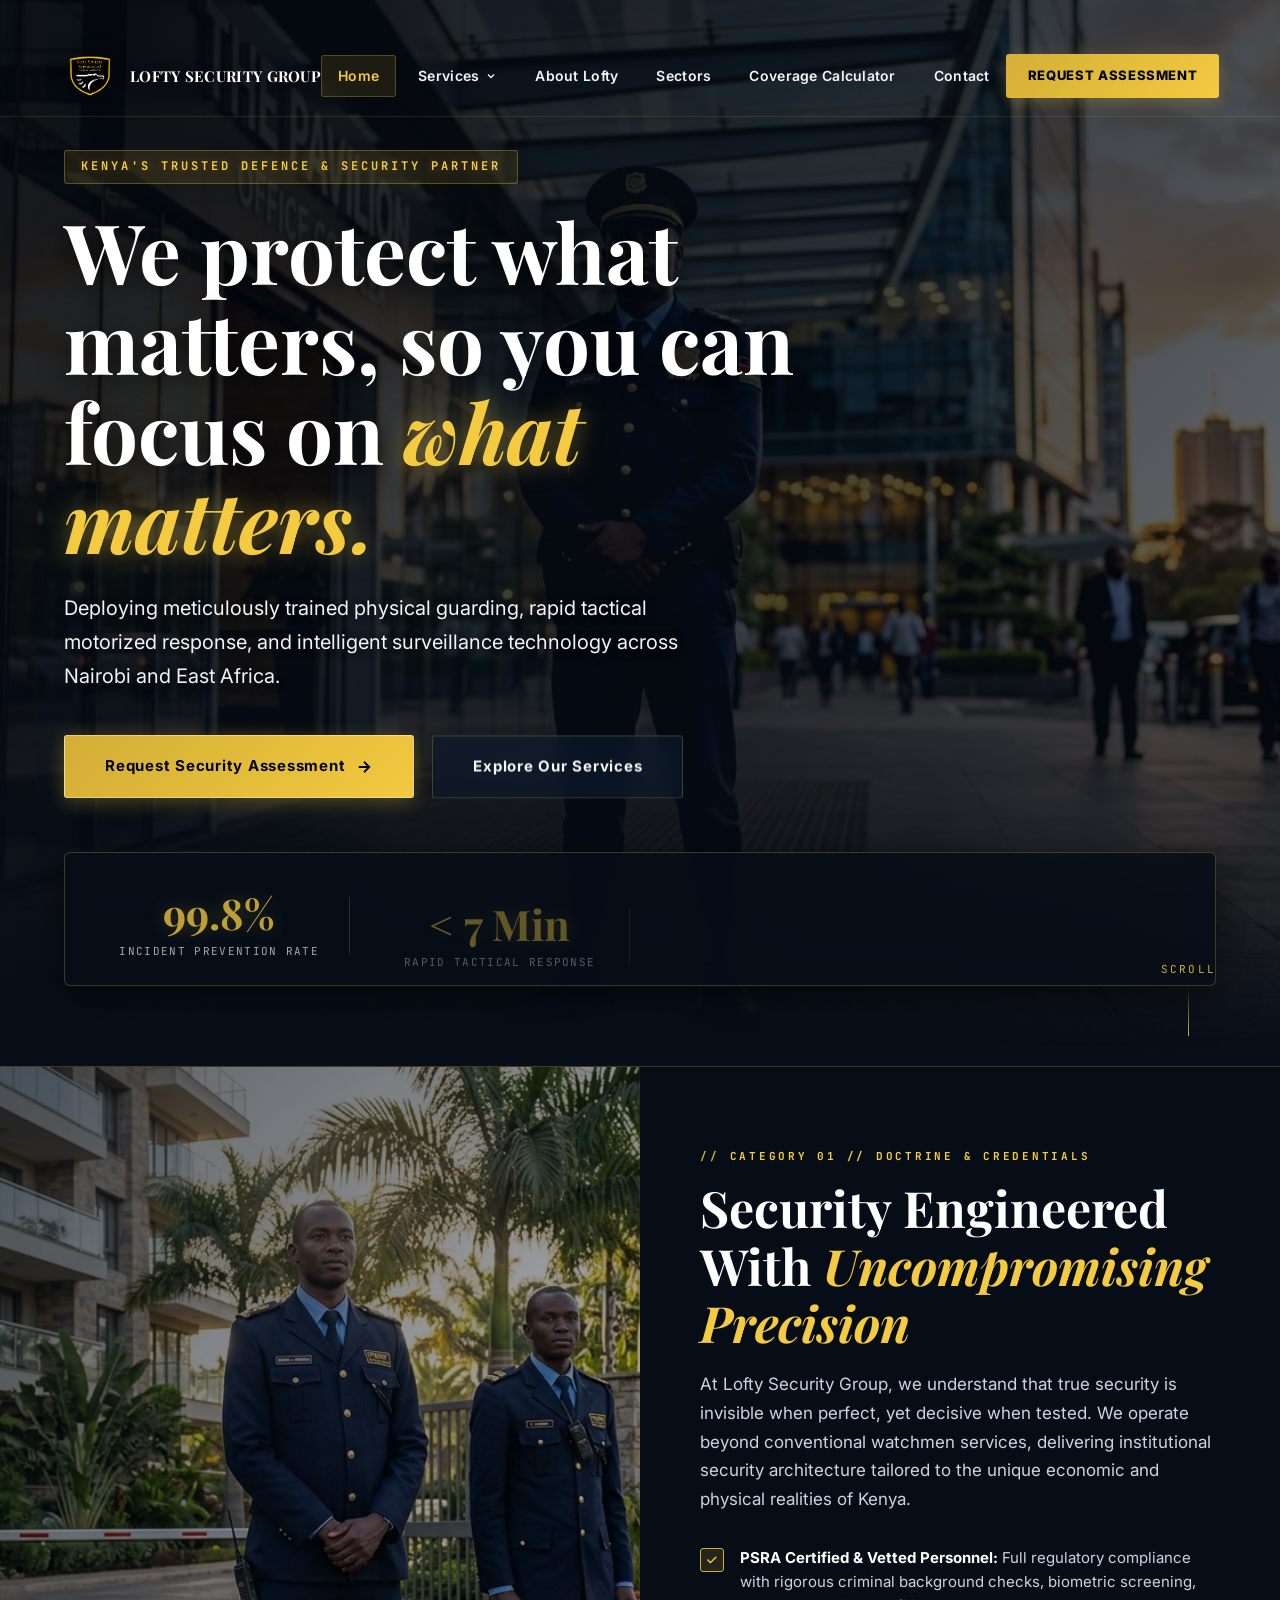
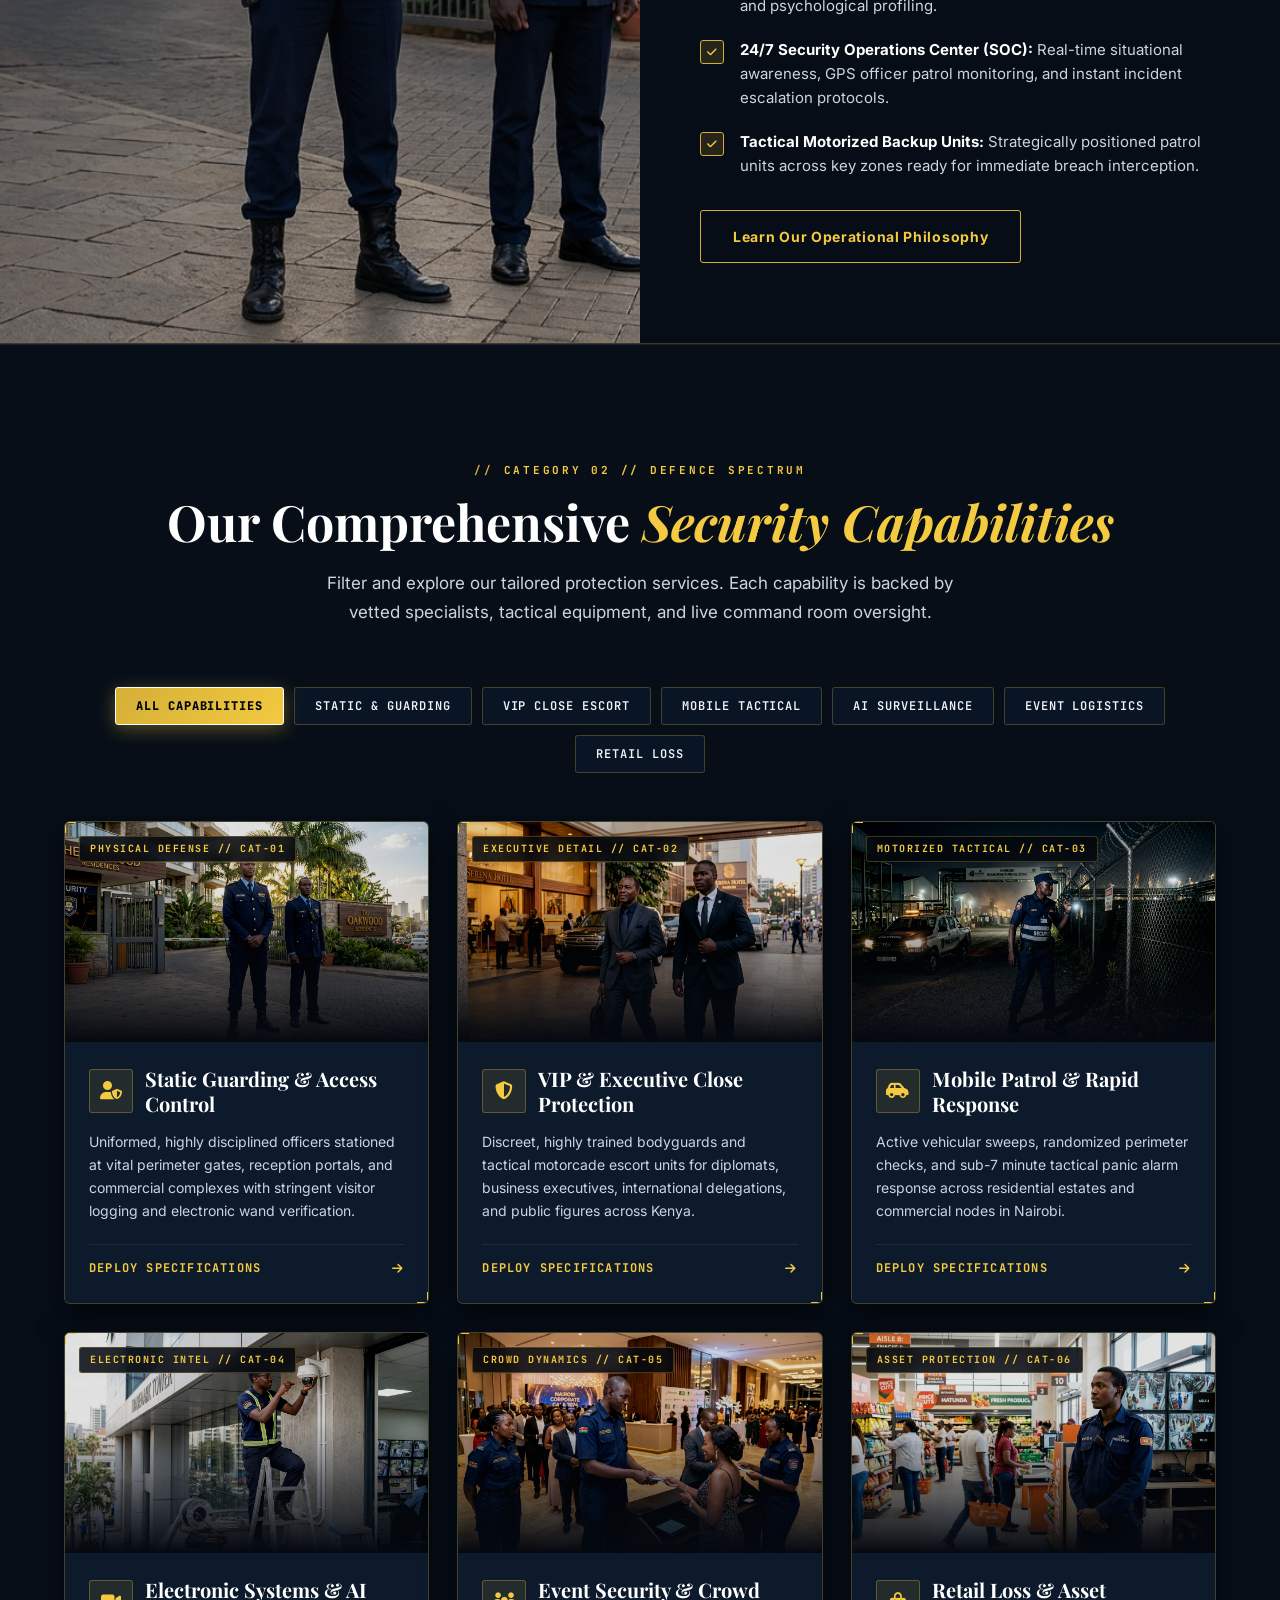
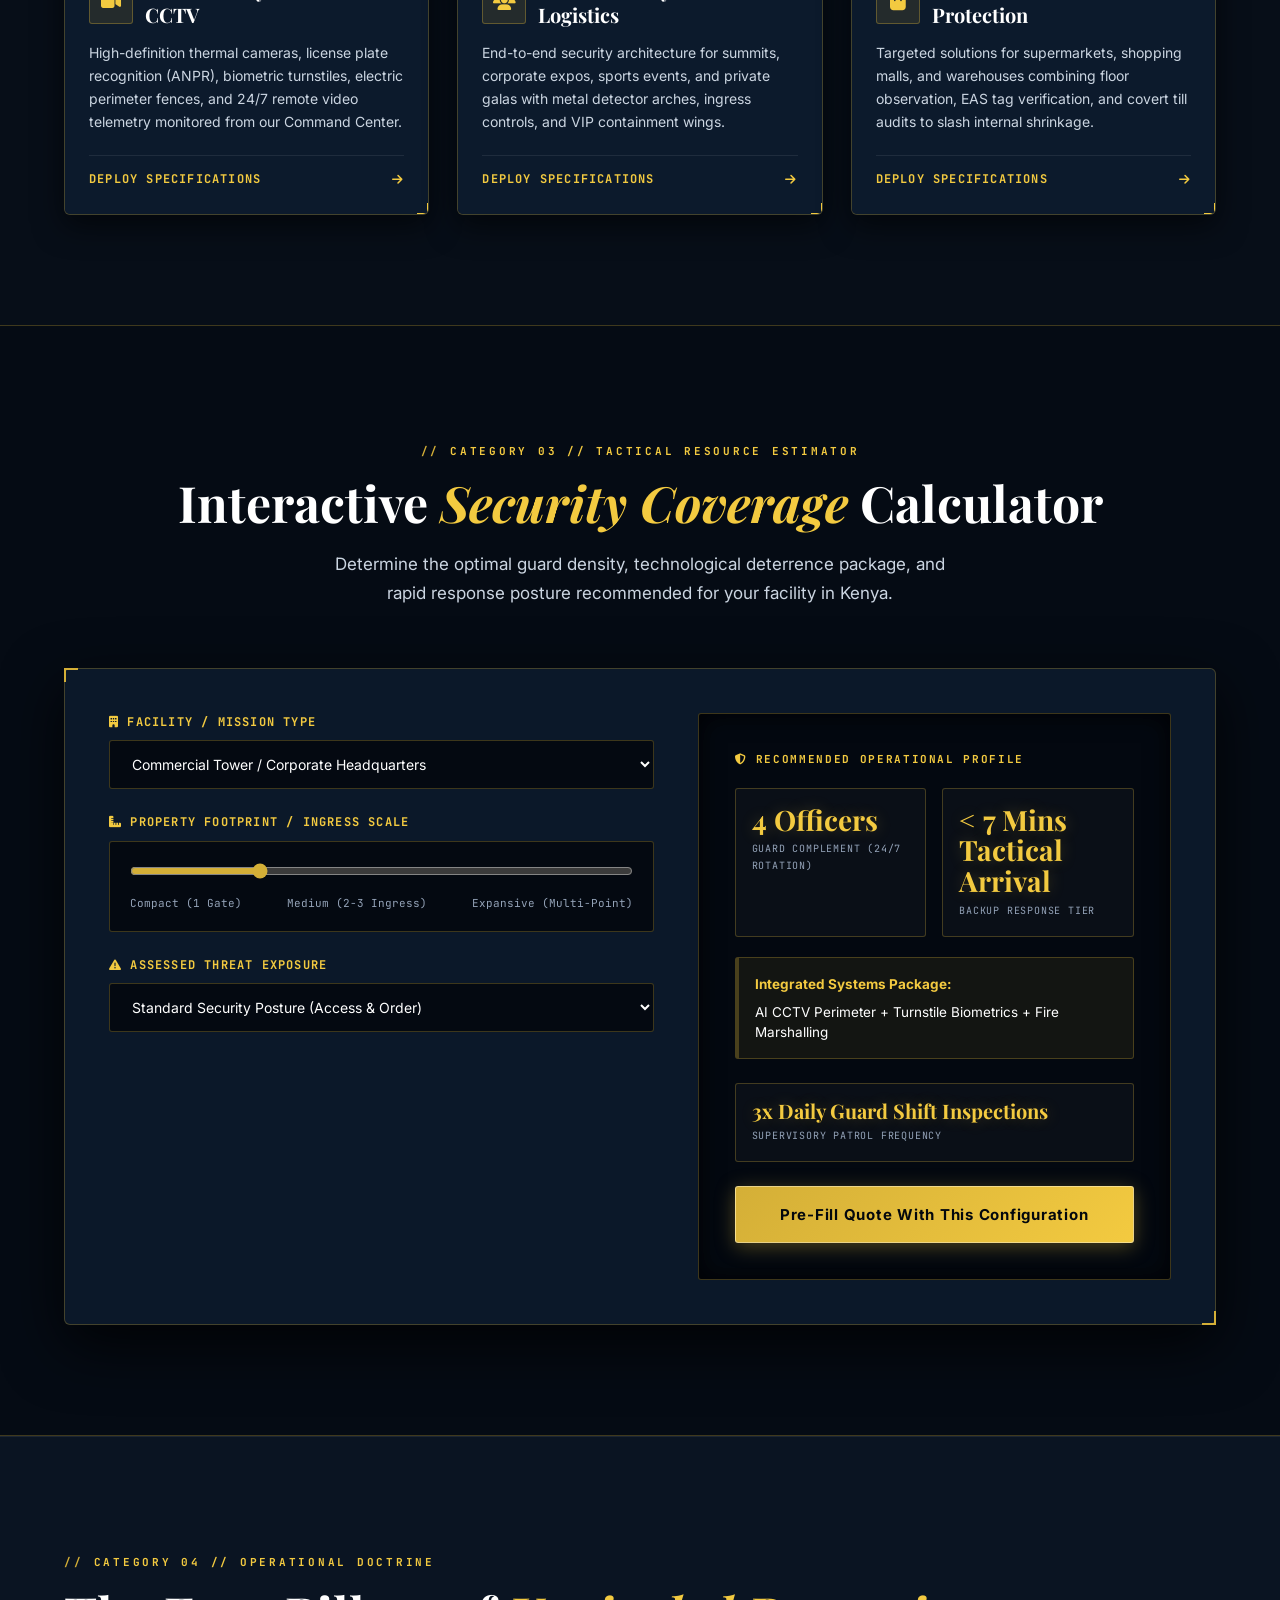
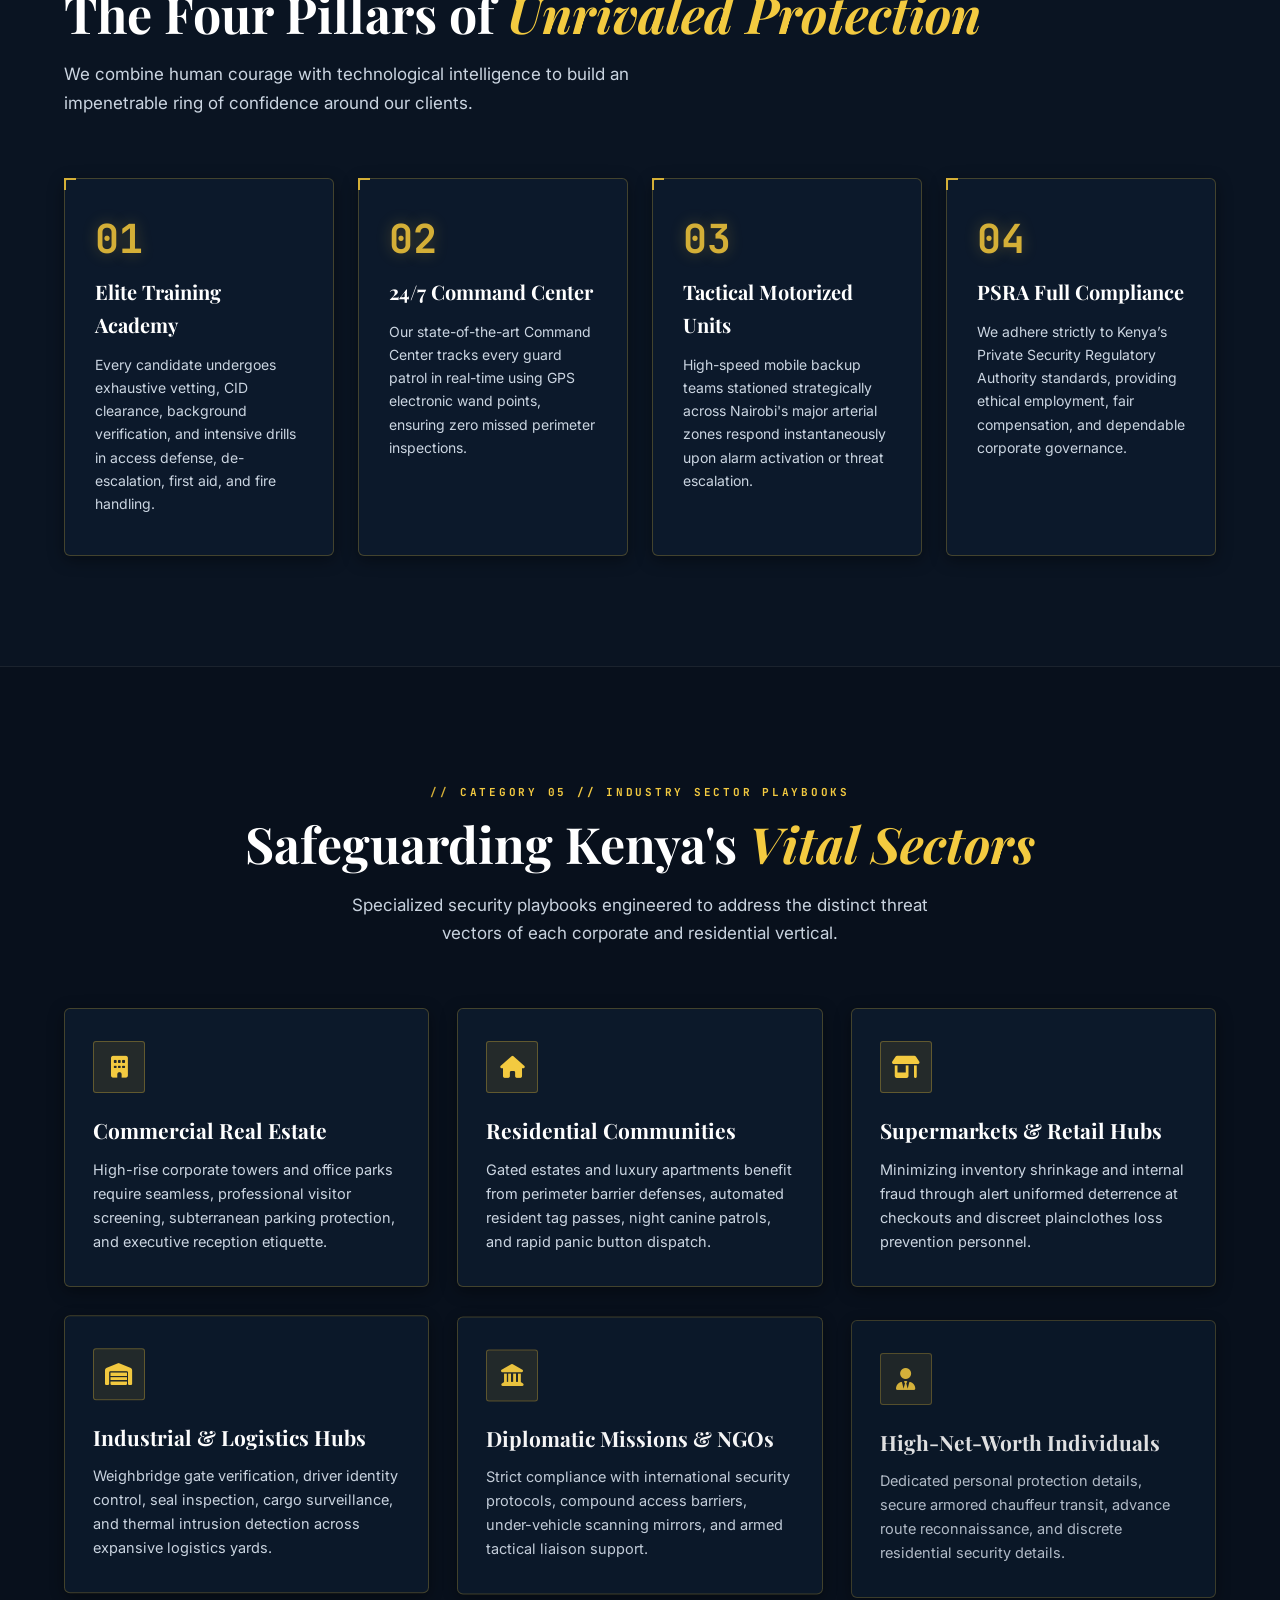
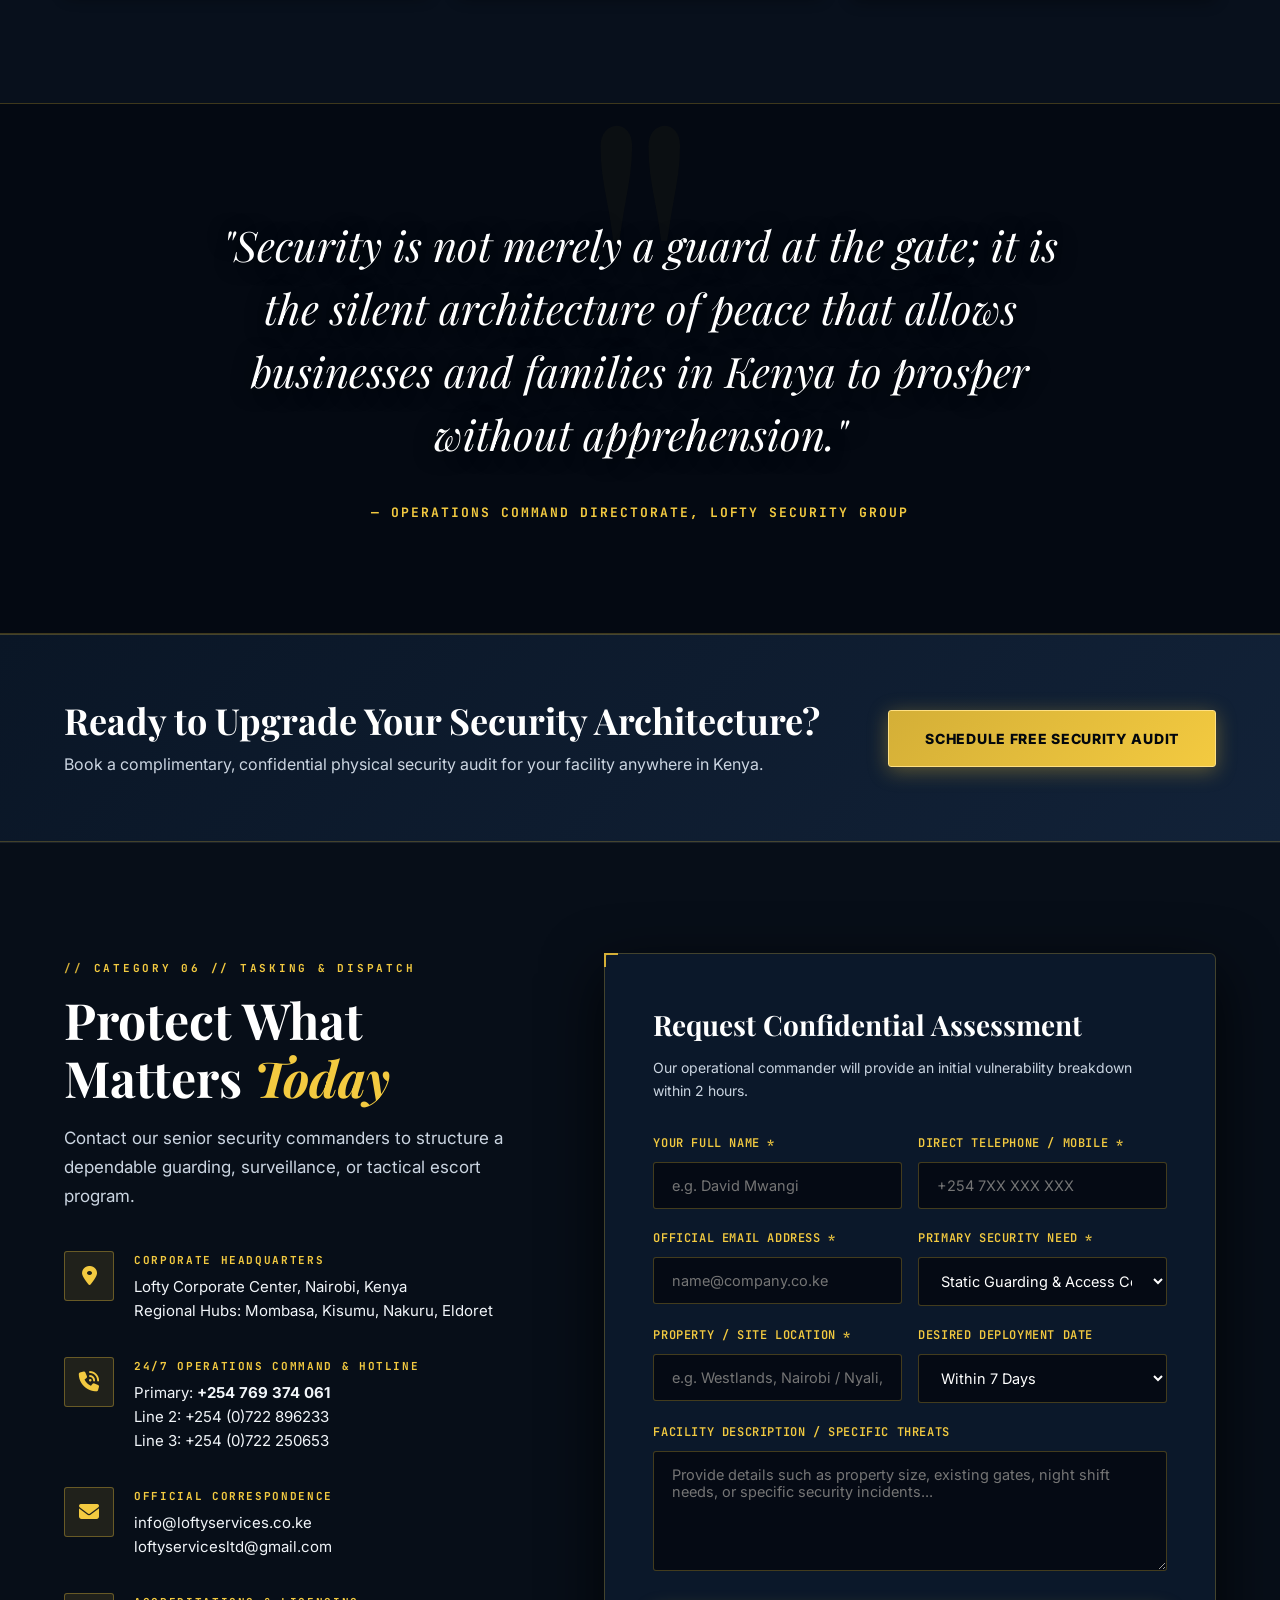
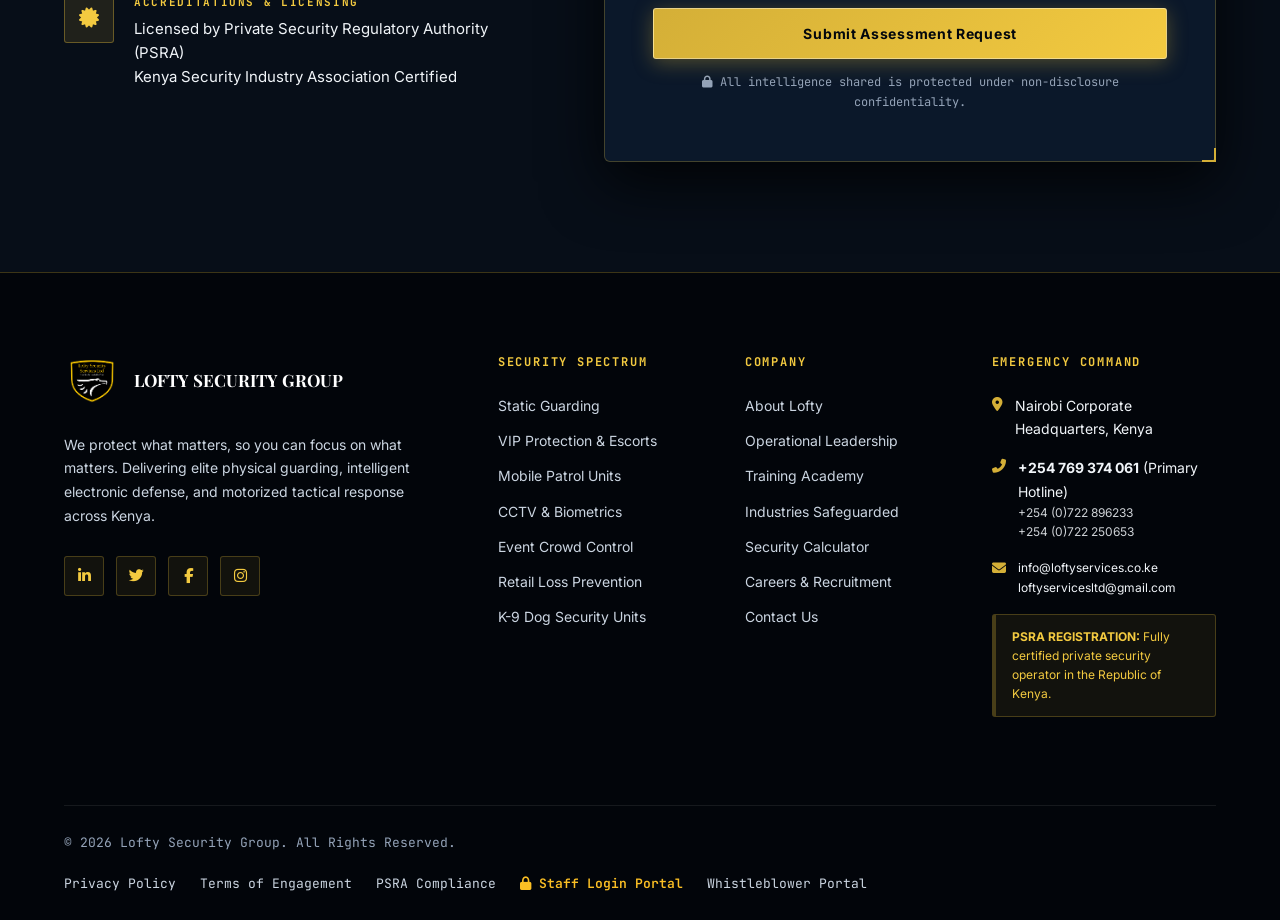
<file: index.html>
<!DOCTYPE html>
<html lang="en">
<head>
  <meta charset="UTF-8">
  <meta name="viewport" content="width=device-width, initial-scale=1.0">
  <title>Lofty Security Group | Premier Security Solutions Kenya</title>
  <meta name="description" content="We protect what matters, so you can focus on what matters. Kenya's premier defense & security company providing static guarding, VIP escort, motorized tactical response, and AI surveillance.">
  <meta name="keywords" content="security services Kenya, security guards Nairobi, VIP protection Kenya, CCTV surveillance Nairobi, mobile patrol security, event security Kenya, PSRA certified security company">
  
  <!-- Favicon -->
  <link rel="icon" type="image/png" href="images/logo.png">

  <!-- Font Awesome -->
  <link rel="stylesheet" href="https://cdnjs.cloudflare.com/ajax/libs/font-awesome/6.4.0/css/all.min.css">
  
  <!-- Custom Design System Stylesheet -->
  <link rel="stylesheet" href="css/styles.css">
</head>
<body>

  <!-- =========================================================================
       1. LOADING ANIMATION SCREEN
       ========================================================================= -->
  <div id="loading-screen" aria-live="polite">
    <img src="images/logo.png" alt="Lofty Security Group Logo" class="loader-logo">
    <div class="loader-brand">
      <h1>LOFTY SECURITY GROUP</h1>
      <span>PREMIER DEFENCE &amp; SECURITY SOLUTIONS</span>
    </div>
    <div class="loader-bar-wrap">
      <div class="loader-bar"></div>
    </div>
    <div class="loader-dots">
      <span></span><span></span><span></span>
    </div>
  </div>

  <!-- =========================================================================
       3. SITE NAVIGATION HEADER
       ========================================================================= -->
  <header id="site-nav">
    <div class="nav-inner">
      <a href="index.html" class="nav-logo" aria-label="Lofty Security Group Home">
        <img src="images/logo.png" alt="Lofty Security Group Crest">
        <span class="nav-logo-text">LOFTY SECURITY GROUP</span>
      </a>

      <nav>
        <ul class="nav-links">
          <li><a href="index.html" class="active">Home</a></li>
          <li>
            <a href="#services">
              Services
              <svg viewBox="0 0 24 24" fill="none" stroke="currentColor" stroke-width="2.5"><polyline points="6 9 12 15 18 9"/></svg>
            </a>
            <div class="dropdown dropdown-wide">
              <a href="static-guarding.html">
                <div class="dropdown-icon"><i class="fas fa-user-shield"></i></div>
                <div>
                  <div class="dropdown-label">Static Guarding &amp; Access Control</div>
                  <div class="dropdown-sub">Vetted physical security, gate control &amp; industrial site protection</div>
                </div>
              </a>
              <a href="vip-protection.html">
                <div class="dropdown-icon"><i class="fas fa-shield-alt"></i></div>
                <div>
                  <div class="dropdown-label">VIP &amp; Executive Close Protection</div>
                  <div class="dropdown-sub">Armed escorts, secure transport &amp; high-threat dignitary cordons</div>
                </div>
              </a>
              <a href="mobile-patrol.html">
                <div class="dropdown-icon"><i class="fas fa-car-side"></i></div>
                <div>
                  <div class="dropdown-label">Mobile Patrol &amp; Rapid Response</div>
                  <div class="dropdown-sub">GPS-coordinated tactical sweeps with sub-7 min arrival across Nairobi</div>
                </div>
              </a>
              <a href="cctv-technology.html">
                <div class="dropdown-icon"><i class="fas fa-video"></i></div>
                <div>
                  <div class="dropdown-label">Security Technology &amp; AI CCTV</div>
                  <div class="dropdown-sub">Thermal perimeter alarms, biometric access &amp; integrated control rooms</div>
                </div>
              </a>
              <a href="event-security.html">
                <div class="dropdown-icon"><i class="fas fa-users"></i></div>
                <div>
                  <div class="dropdown-label">Event Security &amp; Crowd Management</div>
                  <div class="dropdown-sub">Full perimeter access control, VIP containment &amp; screening arches</div>
                </div>
              </a>
              <a href="#services">
                <div class="dropdown-icon"><i class="fas fa-store"></i></div>
                <div>
                  <div class="dropdown-label">Retail Loss Prevention &amp; Assets</div>
                  <div class="dropdown-sub">Internal shrink reduction, covert floor detectives &amp; inventory safety</div>
                </div>
              </a>
            </div>
          </li>
          <li><a href="about.html">About Lofty</a></li>
          <li><a href="#sectors">Sectors</a></li>
          <li><a href="#calculator">Coverage Calculator</a></li>
          <li><a href="contact.html">Contact</a></li>
        </ul>
      </nav>

      <div class="nav-cta">
        <a href="#contact" class="btn btn-nav-contact">
          Request Assessment
        </a>
        <button class="nav-mobile-toggle" aria-label="Toggle navigation menu" aria-expanded="false">
          <span></span>
          <span></span>
          <span></span>
        </button>
      </div>
    </div>
  </header>

  <!-- =========================================================================
       4. MOBILE NAVIGATION DRAWER
       ========================================================================= -->
  <div id="mobile-nav" role="dialog" aria-modal="true">
    <div class="mobile-nav-links">
      <a href="index.html">Home</a>
      <a href="about.html">About Us</a>
      <a href="static-guarding.html" class="sub-link">• Static Guarding</a>
      <a href="vip-protection.html" class="sub-link">• VIP Close Protection</a>
      <a href="mobile-patrol.html" class="sub-link">• Mobile Patrol &amp; Response</a>
      <a href="cctv-technology.html" class="sub-link">• CCTV &amp; Security Tech</a>
      <a href="event-security.html" class="sub-link">• Event Security</a>
      <a href="#sectors">Industries Served</a>
      <a href="#calculator">Security Calculator</a>
      <a href="contact.html">Contact &amp; Operations</a>
    </div>
    <div class="mobile-nav-cta">
      <a href="#contact" class="btn btn-primary btn-lg">Request Security Consultation</a>
      <a href="tel:+254769374061" class="btn btn-secondary btn-lg"><i class="fas fa-phone-alt"></i> Call Emergency Dispatch</a>
    </div>
  </div>

  <!-- =========================================================================
       5. HERO SECTION
       ========================================================================= -->
  <section class="hero" id="home">
    <div class="hero-bg">
      <img src="images/hero_main.jpg" alt="Lofty Security Group Tactical Security Force on duty">
    </div>
    <div class="hero-overlay"></div>
    <div class="hero-overlay-bottom"></div>

    <div class="hero-content">
      <div class="hero-eyebrow">
        KENYA'S TRUSTED DEFENCE &amp; SECURITY PARTNER
      </div>

      <h1 class="hero-title">
        We protect what matters, so you can focus on <em>what matters.</em>
      </h1>

      <p class="hero-subtitle">
        Deploying meticulously trained physical guarding, rapid tactical motorized response, and intelligent surveillance technology across Nairobi and East Africa.
      </p>

      <div class="hero-actions">
        <a href="#contact" class="btn btn-primary btn-lg">
          <span>Request Security Assessment</span>
          <svg class="btn-arrow" viewBox="0 0 24 24" fill="none" stroke="currentColor" stroke-width="2.5"><line x1="5" y1="12" x2="19" y2="12"></line><polyline points="12 5 19 12 12 19"></polyline></svg>
        </a>
        <a href="#services" class="btn btn-secondary btn-lg">
          Explore Our Services
        </a>
      </div>

      <div class="hero-stats">
        <div class="stat-item">
          <span class="stat-number">99.8%</span>
          <span class="stat-label">Incident Prevention Rate</span>
        </div>
        <div class="stat-item">
          <span class="stat-number">&lt; 7 Min</span>
          <span class="stat-label">Rapid Tactical Response</span>
        </div>
        <div class="stat-item">
          <span class="stat-number">500+</span>
          <span class="stat-label">Vetted Security Officers</span>
        </div>
        <div class="stat-item">
          <span class="stat-number">10+ Yrs</span>
          <span class="stat-label">Kenyan Operational Trust</span>
        </div>
      </div>
    </div>

    <div class="hero-scroll">
      <span>Scroll</span>
      <div class="scroll-line"></div>
    </div>
  </section>

  <!-- =========================================================================
       6. THE BRAND CREED & INTRODUCTORY SPLIT SECTION
       ========================================================================= -->
  <section class="split-section" id="about">
    <div class="split-image">
      <img src="images/static_guarding.jpg" alt="Lofty Security Officer in formal duty posture">
      <div class="split-image-overlay"></div>
    </div>

    <div class="split-content">
      <div class="section-eyebrow">CATEGORY 01 // DOCTRINE &amp; CREDENTIALS</div>
      <h2 class="section-title">Security Engineered With <em>Uncompromising Precision</em></h2>
      <p class="section-lead">
        At Lofty Security Group, we understand that true security is invisible when perfect, yet decisive when tested. We operate beyond conventional watchmen services, delivering institutional security architecture tailored to the unique economic and physical realities of Kenya.
      </p>

      <ul class="feature-list">
        <li class="feature-item">
          <span class="feature-check"><i class="fas fa-check"></i></span>
          <div>
            <strong>PSRA Certified &amp; Vetted Personnel:</strong> Full regulatory compliance with rigorous criminal background checks, biometric screening, and psychological profiling.
          </div>
        </li>
        <li class="feature-item">
          <span class="feature-check"><i class="fas fa-check"></i></span>
          <div>
            <strong>24/7 Security Operations Center (SOC):</strong> Real-time situational awareness, GPS officer patrol monitoring, and instant incident escalation protocols.
          </div>
        </li>
        <li class="feature-item">
          <span class="feature-check"><i class="fas fa-check"></i></span>
          <div>
            <strong>Tactical Motorized Backup Units:</strong> Strategically positioned patrol units across key zones ready for immediate breach interception.
          </div>
        </li>
      </ul>

      <div class="mt-32">
        <a href="about.html" class="btn btn-outline-gold">
          Learn Our Operational Philosophy
        </a>
      </div>
    </div>
  </section>

  <!-- =========================================================================
       7. CORE SECURITY SPECTRUM (WITH INTERACTIVE CATEGORY TABS)
       ========================================================================= -->
  <section class="section section-dark" id="services">
    <div class="container">
      <div class="section-header center">
        <div class="section-eyebrow center-line">CATEGORY 02 // DEFENCE SPECTRUM</div>
        <h2 class="section-title">Our Comprehensive <em>Security Capabilities</em></h2>
        <p class="section-lead">
          Filter and explore our tailored protection services. Each capability is backed by vetted specialists, tactical equipment, and live command room oversight.
        </p>
      </div>

      <!-- Tactical Category Filter Bar -->
      <div class="category-filter-bar">
        <button class="cat-btn active" data-filter="all">All Capabilities</button>
        <button class="cat-btn" data-filter="static">Static &amp; Guarding</button>
        <button class="cat-btn" data-filter="vip">VIP Close Escort</button>
        <button class="cat-btn" data-filter="patrol">Mobile Tactical</button>
        <button class="cat-btn" data-filter="cctv">AI Surveillance</button>
        <button class="cat-btn" data-filter="event">Event Logistics</button>
        <button class="cat-btn" data-filter="retail">Retail Loss</button>
      </div>

      <!-- Service Cards Grid -->
      <div class="grid-3" id="services-grid">
        
        <!-- Card 1: Static Guarding -->
        <div class="service-card" data-category="static">
          <div class="service-card-media">
            <img src="images/static_guarding.jpg" alt="Static Guarding and Access Control">
            <div class="service-media-overlay"></div>
            <span class="service-cat-pill">PHYSICAL DEFENSE // CAT-01</span>
          </div>
          <div class="service-card-body">
            <div class="service-card-header">
              <div class="service-icon-box"><i class="fas fa-user-shield"></i></div>
              <h3 class="service-card-title">Static Guarding &amp; Access Control</h3>
            </div>
            <p class="service-card-desc">
              Uniformed, highly disciplined officers stationed at vital perimeter gates, reception portals, and commercial complexes with stringent visitor logging and electronic wand verification.
            </p>
            <a href="static-guarding.html" class="service-card-action">
              <span>Deploy Specifications</span>
              <i class="fas fa-arrow-right"></i>
            </a>
          </div>
        </div>

        <!-- Card 2: VIP Protection -->
        <div class="service-card" data-category="vip">
          <div class="service-card-media">
            <img src="images/vip_protection.jpg" alt="VIP Close Protection">
            <div class="service-media-overlay"></div>
            <span class="service-cat-pill">EXECUTIVE DETAIL // CAT-02</span>
          </div>
          <div class="service-card-body">
            <div class="service-card-header">
              <div class="service-icon-box"><i class="fas fa-shield-alt"></i></div>
              <h3 class="service-card-title">VIP &amp; Executive Close Protection</h3>
            </div>
            <p class="service-card-desc">
              Discreet, highly trained bodyguards and tactical motorcade escort units for diplomats, business executives, international delegations, and public figures across Kenya.
            </p>
            <a href="vip-protection.html" class="service-card-action">
              <span>Deploy Specifications</span>
              <i class="fas fa-arrow-right"></i>
            </a>
          </div>
        </div>

        <!-- Card 3: Mobile Patrol -->
        <div class="service-card" data-category="patrol">
          <div class="service-card-media">
            <img src="images/mobile_patrol.jpg" alt="Mobile Patrol & Rapid Tactical Response">
            <div class="service-media-overlay"></div>
            <span class="service-cat-pill">MOTORIZED TACTICAL // CAT-03</span>
          </div>
          <div class="service-card-body">
            <div class="service-card-header">
              <div class="service-icon-box"><i class="fas fa-car-side"></i></div>
              <h3 class="service-card-title">Mobile Patrol &amp; Rapid Response</h3>
            </div>
            <p class="service-card-desc">
              Active vehicular sweeps, randomized perimeter checks, and sub-7 minute tactical panic alarm response across residential estates and commercial nodes in Nairobi.
            </p>
            <a href="mobile-patrol.html" class="service-card-action">
              <span>Deploy Specifications</span>
              <i class="fas fa-arrow-right"></i>
            </a>
          </div>
        </div>

        <!-- Card 4: CCTV & AI Tech -->
        <div class="service-card" data-category="cctv">
          <div class="service-card-media">
            <img src="images/cctv_tech.jpg" alt="AI CCTV and Electronic Surveillance">
            <div class="service-media-overlay"></div>
            <span class="service-cat-pill">ELECTRONIC INTEL // CAT-04</span>
          </div>
          <div class="service-card-body">
            <div class="service-card-header">
              <div class="service-icon-box"><i class="fas fa-video"></i></div>
              <h3 class="service-card-title">Electronic Systems &amp; AI CCTV</h3>
            </div>
            <p class="service-card-desc">
              High-definition thermal cameras, license plate recognition (ANPR), biometric turnstiles, electric perimeter fences, and 24/7 remote video telemetry monitored from our Command Center.
            </p>
            <a href="cctv-technology.html" class="service-card-action">
              <span>Deploy Specifications</span>
              <i class="fas fa-arrow-right"></i>
            </a>
          </div>
        </div>

        <!-- Card 5: Event Security -->
        <div class="service-card" data-category="event">
          <div class="service-card-media">
            <img src="images/event_security.jpg" alt="Event Security & Crowd Control">
            <div class="service-media-overlay"></div>
            <span class="service-cat-pill">CROWD DYNAMICS // CAT-05</span>
          </div>
          <div class="service-card-body">
            <div class="service-card-header">
              <div class="service-icon-box"><i class="fas fa-users"></i></div>
              <h3 class="service-card-title">Event Security &amp; Crowd Logistics</h3>
            </div>
            <p class="service-card-desc">
              End-to-end security architecture for summits, corporate expos, sports events, and private galas with metal detector arches, ingress controls, and VIP containment wings.
            </p>
            <a href="event-security.html" class="service-card-action">
              <span>Deploy Specifications</span>
              <i class="fas fa-arrow-right"></i>
            </a>
          </div>
        </div>

        <!-- Card 6: Retail Loss Prevention -->
        <div class="service-card" data-category="retail">
          <div class="service-card-media">
            <img src="images/retail_security.jpg" alt="Retail Loss Prevention">
            <div class="service-media-overlay"></div>
            <span class="service-cat-pill">ASSET PROTECTION // CAT-06</span>
          </div>
          <div class="service-card-body">
            <div class="service-card-header">
              <div class="service-icon-box"><i class="fas fa-shopping-bag"></i></div>
              <h3 class="service-card-title">Retail Loss &amp; Asset Protection</h3>
            </div>
            <p class="service-card-desc">
              Targeted solutions for supermarkets, shopping malls, and warehouses combining floor observation, EAS tag verification, and covert till audits to slash internal shrinkage.
            </p>
            <a href="#contact" class="service-card-action">
              <span>Deploy Specifications</span>
              <i class="fas fa-arrow-right"></i>
            </a>
          </div>
        </div>

      </div>
    </div>
  </section>

  <!-- =========================================================================
       8. INTERACTIVE SECURITY COVERAGE CALCULATOR
       ========================================================================= -->
  <section class="section section-charcoal" id="calculator">
    <div class="container">
      <div class="section-header center">
        <div class="section-eyebrow center-line">CATEGORY 03 // TACTICAL RESOURCE ESTIMATOR</div>
        <h2 class="section-title">Interactive <em>Security Coverage</em> Calculator</h2>
        <p class="section-lead">
          Determine the optimal guard density, technological deterrence package, and rapid response posture recommended for your facility in Kenya.
        </p>
      </div>

      <div class="calculator-card">
        <div class="calc-inputs">
          <div class="calc-group">
            <label for="calc-prop-type"><i class="fas fa-building"></i> Facility / Mission Type</label>
            <select id="calc-prop-type">
              <option value="commercial" selected>Commercial Tower / Corporate Headquarters</option>
              <option value="residential">Gated Residential Estate / Apartment Complex</option>
              <option value="retail">Supermarket / Shopping Mall / Retail Outlet</option>
              <option value="industrial">Industrial Depot / Logistics Warehouse</option>
              <option value="vip">Executive Diplomatic / VIP Residence</option>
              <option value="event">High-Capacity Public / Corporate Event</option>
            </select>
          </div>

          <div class="calc-group">
            <label for="calc-prop-scale"><i class="fas fa-ruler-combined"></i> Property Footprint / Ingress Scale</label>
            <div class="calc-range-wrapper">
              <input type="range" id="calc-prop-scale" min="1" max="5" value="2" step="1">
              <div class="calc-range-labels">
                <span>Compact (1 Gate)</span>
                <span>Medium (2-3 Ingress)</span>
                <span>Expansive (Multi-Point)</span>
              </div>
            </div>
          </div>

          <div class="calc-group">
            <label for="calc-threat-level"><i class="fas fa-exclamation-triangle"></i> Assessed Threat Exposure</label>
            <select id="calc-threat-level">
              <option value="standard" selected>Standard Security Posture (Access &amp; Order)</option>
              <option value="medium">Elevated Asset Value (Continuous Screening)</option>
              <option value="critical">Critical / High Risk (Armed Backup &amp; K-9 Link)</option>
            </select>
          </div>
        </div>

        <div class="calc-results-panel">
          <div>
            <div class="calc-result-badge"><i class="fas fa-shield-alt"></i> RECOMMENDED OPERATIONAL PROFILE</div>
            <div class="calc-kpi-grid">
              <div class="calc-kpi">
                <div class="calc-kpi-val" id="calc-res-guards">4 Officers</div>
                <div class="calc-kpi-lbl">Guard Complement (24/7 Rotation)</div>
              </div>
              <div class="calc-kpi">
                <div class="calc-kpi-val" id="calc-res-response">&lt; 7 Mins</div>
                <div class="calc-kpi-lbl">Backup Response Tier</div>
              </div>
            </div>

            <div class="calc-tech-box">
              <strong style="color: var(--gold-light);">Integrated Systems Package:</strong>
              <div id="calc-res-tech" class="mt-8">AI CCTV Perimeter + Turnstile Biometrics + Fire Marshalling</div>
            </div>

            <div class="calc-kpi" style="margin-bottom: 24px;">
              <div class="calc-kpi-val" id="calc-res-patrols" style="font-size: 20px;">3x Daily Guard Shift Inspections</div>
              <div class="calc-kpi-lbl">Supervisory Patrol Frequency</div>
            </div>
          </div>

          <button id="calc-apply-quote" class="btn btn-primary btn-lg" style="width: 100%;">
            Pre-Fill Quote With This Configuration
          </button>
        </div>
      </div>
    </div>
  </section>

  <!-- =========================================================================
       9. THE 4 PILLARS OF LOFTY PROTECTION
       ========================================================================= -->
  <section class="section section-warm">
    <div class="container">
      <div class="section-header">
        <div class="section-eyebrow">CATEGORY 04 // OPERATIONAL DOCTRINE</div>
        <h2 class="section-title">The Four Pillars of <em>Unrivaled Protection</em></h2>
        <p class="section-lead">
          We combine human courage with technological intelligence to build an impenetrable ring of confidence around our clients.
        </p>
      </div>

      <div class="pillar-grid">
        <div class="pillar-item">
          <div class="pillar-number">01</div>
          <h3 class="pillar-title">Elite Training Academy</h3>
          <p class="pillar-text">
            Every candidate undergoes exhaustive vetting, CID clearance, background verification, and intensive drills in access defense, de-escalation, first aid, and fire handling.
          </p>
        </div>

        <div class="pillar-item">
          <div class="pillar-number">02</div>
          <h3 class="pillar-title">24/7 Command Center</h3>
          <p class="pillar-text">
            Our state-of-the-art Command Center tracks every guard patrol in real-time using GPS electronic wand points, ensuring zero missed perimeter inspections.
          </p>
        </div>

        <div class="pillar-item">
          <div class="pillar-number">03</div>
          <h3 class="pillar-title">Tactical Motorized Units</h3>
          <p class="pillar-text">
            High-speed mobile backup teams stationed strategically across Nairobi's major arterial zones respond instantaneously upon alarm activation or threat escalation.
          </p>
        </div>

        <div class="pillar-item">
          <div class="pillar-number">04</div>
          <h3 class="pillar-title">PSRA Full Compliance</h3>
          <p class="pillar-text">
            We adhere strictly to Kenya’s Private Security Regulatory Authority standards, providing ethical employment, fair compensation, and dependable corporate governance.
          </p>
        </div>
      </div>
    </div>
  </section>

  <!-- =========================================================================
       10. SECTORS & CLIENTS WE PROTECT
       ========================================================================= -->
  <section class="section section-off" id="sectors">
    <div class="container">
      <div class="section-header center">
        <div class="section-eyebrow center-line">CATEGORY 05 // INDUSTRY SECTOR PLAYBOOKS</div>
        <h2 class="section-title">Safeguarding Kenya's <em>Vital Sectors</em></h2>
        <p class="section-lead">
          Specialized security playbooks engineered to address the distinct threat vectors of each corporate and residential vertical.
        </p>
      </div>

      <div class="grid-3">
        <div class="card">
          <div class="card-body">
            <div class="card-icon"><i class="fas fa-building"></i></div>
            <h3 class="card-title">Commercial Real Estate</h3>
            <p class="card-text">
              High-rise corporate towers and office parks require seamless, professional visitor screening, subterranean parking protection, and executive reception etiquette.
            </p>
          </div>
        </div>

        <div class="card">
          <div class="card-body">
            <div class="card-icon"><i class="fas fa-home"></i></div>
            <h3 class="card-title">Residential Communities</h3>
            <p class="card-text">
              Gated estates and luxury apartments benefit from perimeter barrier defenses, automated resident tag passes, night canine patrols, and rapid panic button dispatch.
            </p>
          </div>
        </div>

        <div class="card">
          <div class="card-body">
            <div class="card-icon"><i class="fas fa-store-alt"></i></div>
            <h3 class="card-title">Supermarkets &amp; Retail Hubs</h3>
            <p class="card-text">
              Minimizing inventory shrinkage and internal fraud through alert uniformed deterrence at checkouts and discreet plainclothes loss prevention personnel.
            </p>
          </div>
        </div>

        <div class="card">
          <div class="card-body">
            <div class="card-icon"><i class="fas fa-warehouse"></i></div>
            <h3 class="card-title">Industrial &amp; Logistics Hubs</h3>
            <p class="card-text">
              Weighbridge gate verification, driver identity control, seal inspection, cargo surveillance, and thermal intrusion detection across expansive logistics yards.
            </p>
          </div>
        </div>

        <div class="card">
          <div class="card-body">
            <div class="card-icon"><i class="fas fa-landmark"></i></div>
            <h3 class="card-title">Diplomatic Missions &amp; NGOs</h3>
            <p class="card-text">
              Strict compliance with international security protocols, compound access barriers, under-vehicle scanning mirrors, and armed tactical liaison support.
            </p>
          </div>
        </div>

        <div class="card">
          <div class="card-body">
            <div class="card-icon"><i class="fas fa-user-tie"></i></div>
            <h3 class="card-title">High-Net-Worth Individuals</h3>
            <p class="card-text">
              Dedicated personal protection details, secure armored chauffeur transit, advance route reconnaissance, and discrete residential security details.
            </p>
          </div>
        </div>
      </div>
    </div>
  </section>

  <!-- =========================================================================
       11. LEADERSHIP STATEMENT / QUOTE
       ========================================================================= -->
  <section class="quote-section">
    <div class="container">
      <blockquote class="quote-text">
        "Security is not merely a guard at the gate; it is the silent architecture of peace that allows businesses and families in Kenya to prosper without apprehension."
      </blockquote>
      <div class="quote-attribution">
        — Operations Command Directorate, Lofty Security Group
      </div>
    </div>
  </section>

  <!-- =========================================================================
       12. CALL TO ACTION BAND
       ========================================================================= -->
  <section class="cta-band">
    <div class="cta-band-inner">
      <div>
        <h3 class="cta-band-title">Ready to Upgrade Your Security Architecture?</h3>
        <p class="cta-band-sub">
          Book a complimentary, confidential physical security audit for your facility anywhere in Kenya.
        </p>
      </div>
      <a href="#contact" class="btn-cta-dark">
        Schedule Free Security Audit
      </a>
    </div>
  </section>

  <!-- =========================================================================
       13. CONTACT & SECURITY CONSULTATION FORM
       ========================================================================= -->
  <section class="section section-dark" id="contact">
    <div class="container">
      <div class="contact-grid">
        <div class="contact-info">
          <div class="section-eyebrow">CATEGORY 06 // TASKING &amp; DISPATCH</div>
          <h2 class="section-title">Protect What Matters <em>Today</em></h2>
          <p class="section-lead">
            Contact our senior security commanders to structure a dependable guarding, surveillance, or tactical escort program.
          </p>

          <div class="mt-40">
            <div class="contact-info-item">
              <div class="contact-info-icon"><i class="fas fa-map-marker-alt"></i></div>
              <div>
                <div class="contact-info-label">Corporate Headquarters</div>
                <div class="contact-info-value">
                  Lofty Corporate Center, Nairobi, Kenya<br>
                  Regional Hubs: Mombasa, Kisumu, Nakuru, Eldoret
                </div>
              </div>
            </div>

            <div class="contact-info-item">
              <div class="contact-info-icon"><i class="fas fa-phone-volume"></i></div>
              <div>
                <div class="contact-info-label">24/7 Operations Command &amp; Hotline</div>
                <div class="contact-info-value">
                  Primary: <a href="tel:+254769374061" style="color: inherit;"><strong>+254 769 374 061</strong></a><br>
                  Line 2: <a href="tel:+254722896233" style="color: inherit;">+254 (0)722 896233</a><br>
                  Line 3: <a href="tel:+254722250653" style="color: inherit;">+254 (0)722 250653</a>
                </div>
              </div>
            </div>

            <div class="contact-info-item">
              <div class="contact-info-icon"><i class="fas fa-envelope"></i></div>
              <div>
                <div class="contact-info-label">Official Correspondence</div>
                <div class="contact-info-value">
                  <a href="mailto:info@loftyservices.co.ke" style="color: inherit;">info@loftyservices.co.ke</a><br>
                  <a href="mailto:loftyservicesltd@gmail.com" style="color: inherit;">loftyservicesltd@gmail.com</a>
                </div>
              </div>
            </div>

            <div class="contact-info-item">
              <div class="contact-info-icon"><i class="fas fa-certificate"></i></div>
              <div>
                <div class="contact-info-label">Accreditations &amp; Licensing</div>
                <div class="contact-info-value">
                  Licensed by Private Security Regulatory Authority (PSRA)<br>
                  Kenya Security Industry Association Certified
                </div>
              </div>
            </div>
          </div>
        </div>

        <div class="contact-form">
          <form id="quote-form">
            <h3 class="form-title">Request Confidential Assessment</h3>
            <p class="form-sub">Our operational commander will provide an initial vulnerability breakdown within 2 hours.</p>

            <div class="form-row">
              <div class="form-group">
                <label for="form-name">Your Full Name *</label>
                <input type="text" id="form-name" required placeholder="e.g. David Mwangi">
              </div>
              <div class="form-group">
                <label for="form-phone">Direct Telephone / Mobile *</label>
                <input type="tel" id="form-phone" required placeholder="+254 7XX XXX XXX">
              </div>
            </div>

            <div class="form-row">
              <div class="form-group">
                <label for="form-email">Official Email Address *</label>
                <input type="email" id="form-email" required placeholder="name@company.co.ke">
              </div>
              <div class="form-group">
                <label for="service-select">Primary Security Need *</label>
                <select id="service-select" required>
                  <option value="static-guarding">Static Guarding &amp; Access Control</option>
                  <option value="vip-protection">VIP &amp; Executive Close Protection</option>
                  <option value="mobile-patrol">Mobile Patrol &amp; Rapid Response</option>
                  <option value="cctv-technology">Electronic Surveillance &amp; AI CCTV</option>
                  <option value="event-security">Event Security &amp; Crowd Control</option>
                  <option value="retail-security">Retail Loss Prevention</option>
                  <option value="risk-audit">Comprehensive Facility Security Audit</option>
                </select>
              </div>
            </div>

            <div class="form-row">
              <div class="form-group">
                <label for="form-location">Property / Site Location *</label>
                <input type="text" id="form-location" required placeholder="e.g. Westlands, Nairobi / Nyali, Mombasa">
              </div>
              <div class="form-group">
                <label for="form-timeline">Desired Deployment Date</label>
                <select id="form-timeline">
                  <option value="immediate">Immediate Emergency Deployment (&lt; 24h)</option>
                  <option value="1-week" selected>Within 7 Days</option>
                  <option value="1-month">Within 30 Days</option>
                  <option value="quote-only">Budgetary Quote &amp; Planning</option>
                </select>
              </div>
            </div>

            <div class="form-group">
              <label for="form-message">Facility Description / Specific Threats</label>
              <textarea id="form-message" placeholder="Provide details such as property size, existing gates, night shift needs, or specific security incidents..."></textarea>
            </div>

            <button type="submit" class="btn btn-primary form-submit">
              Submit Assessment Request
            </button>
            <p class="form-note">
              <i class="fas fa-lock"></i> All intelligence shared is protected under non-disclosure confidentiality.
            </p>
          </form>

          <div id="form-success-box" class="form-success">
            <div class="form-success-icon"><i class="fas fa-check-circle"></i></div>
            <h3 class="form-title">Assessment Request Dispatched</h3>
            <p class="form-sub" style="margin-bottom: 20px;">
              Thank you. Your operational brief has been transmitted to our Nairobi Command Desk. A Duty Commander will review your parameters and contact you shortly.
            </p>
            <button onclick="location.reload()" class="btn btn-dark btn-sm">Submit Another Brief</button>
          </div>
        </div>
      </div>
    </div>
  </section>

  <!-- =========================================================================
       14. SITE FOOTER
       ========================================================================= -->
  <footer id="site-footer">
    <div class="container">
      <div class="footer-grid">
        <div class="footer-brand">
          <div class="footer-logo">
            <img src="images/logo.png" alt="Lofty Security Group Logo">
            <span class="footer-logo-text">LOFTY SECURITY GROUP</span>
          </div>
          <p class="footer-tagline">
            We protect what matters, so you can focus on what matters. Delivering elite physical guarding, intelligent electronic defense, and motorized tactical response across Kenya.
          </p>
          <div class="footer-social">
            <a href="#" class="social-btn" aria-label="LinkedIn"><i class="fab fa-linkedin-in"></i></a>
            <a href="#" class="social-btn" aria-label="Twitter"><i class="fab fa-twitter"></i></a>
            <a href="#" class="social-btn" aria-label="Facebook"><i class="fab fa-facebook-f"></i></a>
            <a href="#" class="social-btn" aria-label="Instagram"><i class="fab fa-instagram"></i></a>
          </div>
        </div>

        <div>
          <h4 class="footer-heading">Security Spectrum</h4>
          <div class="footer-links">
            <a href="static-guarding.html">Static Guarding</a>
            <a href="vip-protection.html">VIP Protection &amp; Escorts</a>
            <a href="mobile-patrol.html">Mobile Patrol Units</a>
            <a href="cctv-technology.html">CCTV &amp; Biometrics</a>
            <a href="event-security.html">Event Crowd Control</a>
            <a href="#services">Retail Loss Prevention</a>
            <a href="#services">K-9 Dog Security Units</a>
          </div>
        </div>

        <div>
          <h4 class="footer-heading">Company</h4>
          <div class="footer-links">
            <a href="about.html">About Lofty</a>
            <a href="about.html#command">Operational Leadership</a>
            <a href="about.html#academy">Training Academy</a>
            <a href="#sectors">Industries Safeguarded</a>
            <a href="#calculator">Security Calculator</a>
            <a href="contact.html">Careers &amp; Recruitment</a>
            <a href="contact.html">Contact Us</a>
          </div>
        </div>

        <div>
          <h4 class="footer-heading">Emergency Command</h4>
          <div class="footer-contact-item">
            <i class="fas fa-map-marker-alt footer-contact-icon"></i>
            <span>Nairobi Corporate Headquarters, Kenya</span>
          </div>
          <div class="footer-contact-item">
            <i class="fas fa-phone-alt footer-contact-icon"></i>
            <div>
              <a href="tel:+254769374061" style="color: inherit; display: block;"><strong>+254 769 374 061</strong> (Primary Hotline)</a>
              <a href="tel:+254722896233" style="color: inherit; display: block; font-size: 12px; opacity: 0.85;">+254 (0)722 896233</a>
              <a href="tel:+254722250653" style="color: inherit; display: block; font-size: 12px; opacity: 0.85;">+254 (0)722 250653</a>
            </div>
          </div>
          <div class="footer-contact-item" style="margin-top: 8px;">
            <i class="fas fa-envelope footer-contact-icon"></i>
            <div>
              <a href="mailto:info@loftyservices.co.ke" style="color: inherit; display: block; font-size: 12px;">info@loftyservices.co.ke</a>
              <a href="mailto:loftyservicesltd@gmail.com" style="color: inherit; display: block; font-size: 12px;">loftyservicesltd@gmail.com</a>
            </div>
          </div>
          <div class="highlight-band" style="margin-top: 16px; padding: 12px 16px;">
            <p style="color: var(--gold-light); font-size: 12px; margin: 0; font-style: normal;">
              <strong>PSRA REGISTRATION:</strong> Fully certified private security operator in the Republic of Kenya.
            </p>
          </div>
        </div>
      </div>

      <div class="footer-bottom">
        <div>
          &copy; 2026 Lofty Security Group. All Rights Reserved.
        </div>
        <div style="display: flex; gap: 24px; flex-wrap: wrap;">
          <a href="#">Privacy Policy</a>
          <a href="#">Terms of Engagement</a>
          <a href="#">PSRA Compliance</a>
          <a href="system/" style="color: #fbbf24; font-weight: 600;"><i class="fas fa-lock"></i> Staff Login Portal</a>
          <a href="#">Whistleblower Portal</a>
        </div>
      </div>
    </div>
  </footer>

  <!-- =========================================================================
       15. BACK TO TOP BUTTON
       ========================================================================= -->
  <button id="back-to-top" aria-label="Back to top">
    <i class="fas fa-chevron-up"></i>
  </button>

  <!-- GSAP 3 & ScrollTrigger Scripts (Local & CDN Fallback) -->
  <script src="js/gsap.min.js"></script>
  <script src="js/ScrollTrigger.min.js"></script>
  <script src="js/main.js"></script>
</body>
</html>
</file>
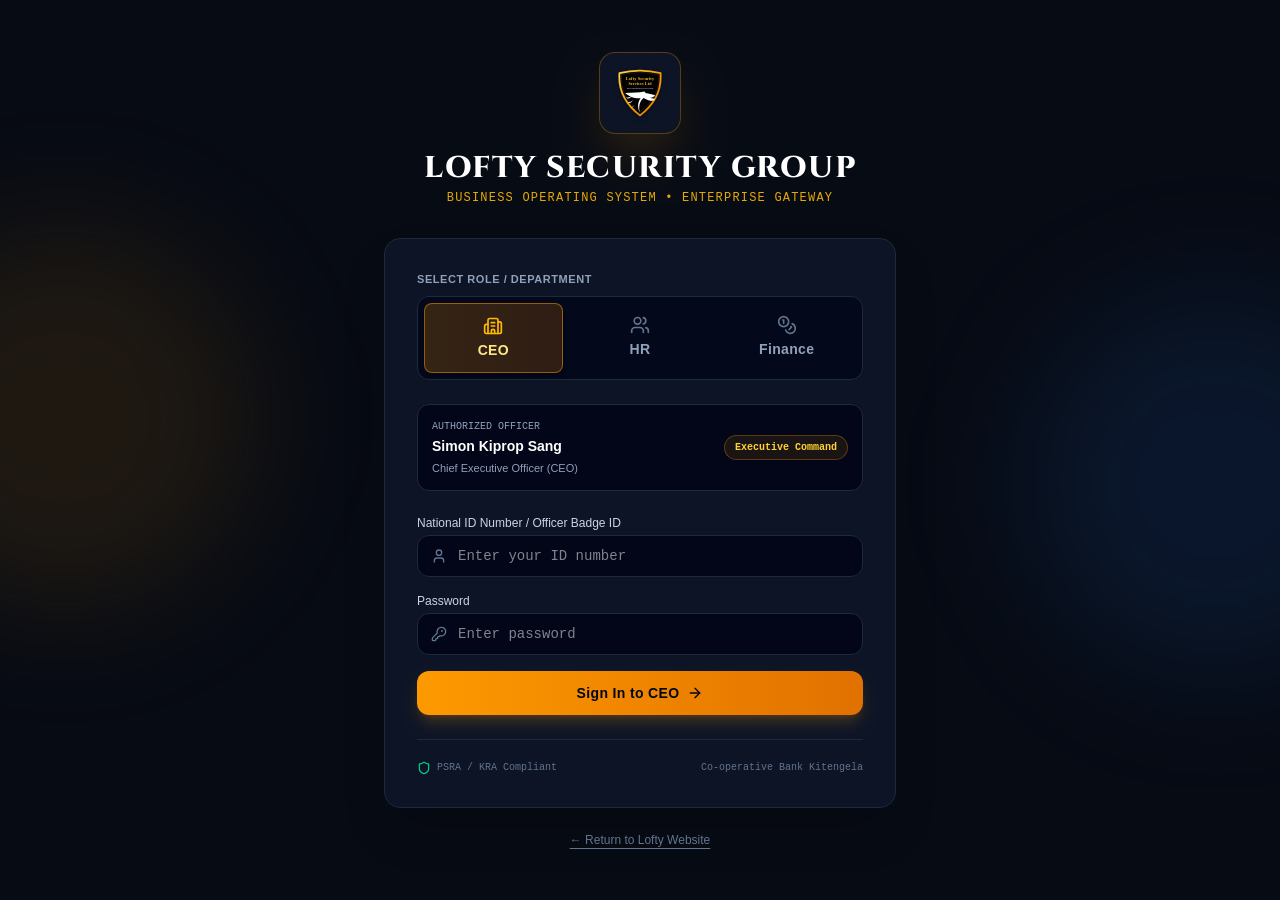
<file: system/index.html>
<!doctype html>
<html lang="en">
  <head>
    <meta charset="UTF-8" />
    <meta name="viewport" content="width=device-width, initial-scale=1.0, maximum-scale=1.0, user-scalable=no" />
    <title>Lofty Security Group | Business Operating System</title>
    <meta name="description" content="Internal business operating system for Lofty Security Group — security guarding, patrol/response, VIP protection, investigations, risk consultancy, reports, and client operations." />
    <meta property="og:title" content="Lofty Security Group | Business Operating System" />
    <meta property="og:description" content="Internal business operating system for Lofty Security Group — security guarding, patrol/response, VIP protection, investigations, risk consultancy, reports, and client operations." />
    <meta property="og:type" content="website" />
    <meta name="twitter:card" content="summary_large_image" />
    <meta name="theme-color" content="#0A0F1D" />
    <meta name="mobile-web-app-capable" content="yes" />
    <meta name="apple-mobile-web-app-capable" content="yes" />
    <meta name="apple-mobile-web-app-status-bar-style" content="black-translucent" />
    <meta name="apple-mobile-web-app-title" content="Lofty Security Group" />
    <link rel="icon" type="image/png" href="lofty-logo.png" />
    <link rel="apple-touch-icon" href="lofty-logo.png" />
    <link rel="preconnect" href="https://fonts.googleapis.com">
    <link rel="preconnect" href="https://fonts.gstatic.com" crossorigin>
    <link href="https://fonts.googleapis.com/css2?family=Plus+Jakarta+Sans:wght@400;500;600;700;800&family=Cinzel:wght@600;700;800&family=JetBrains+Mono:wght@400;500;600&display=swap" rel="stylesheet">
    <script type="module" crossorigin src="./assets/index-BaWYH__A.js"></script>
    <link rel="stylesheet" crossorigin href="./assets/index-CWVxia5h.css">
  <link rel="manifest" href="./manifest.webmanifest"><script id="vite-plugin-pwa:register-sw" src="./registerSW.js"></script></head>
  <body class="bg-[#0A0F1D] text-slate-100 antialiased selection:bg-amber-500/30 selection:text-amber-200">
    <div id="root"></div>
  </body>
</html>
</file>
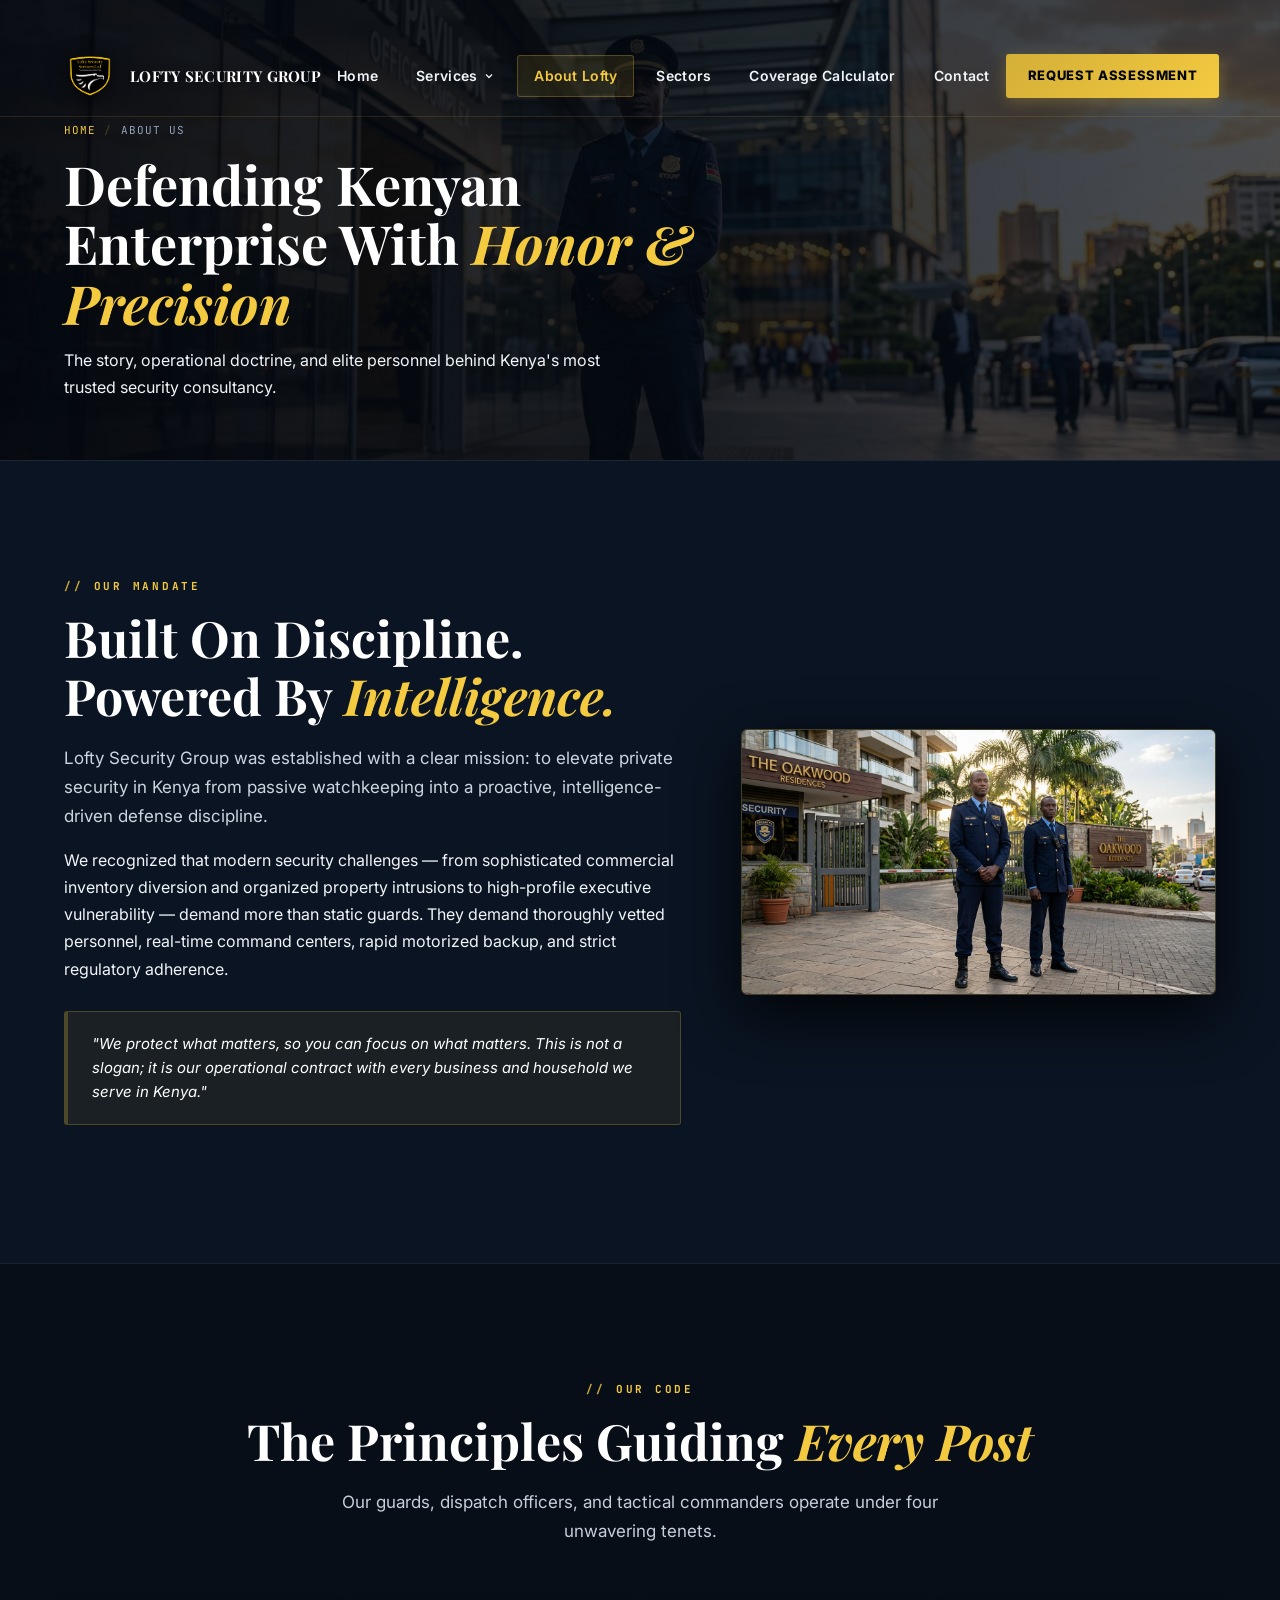
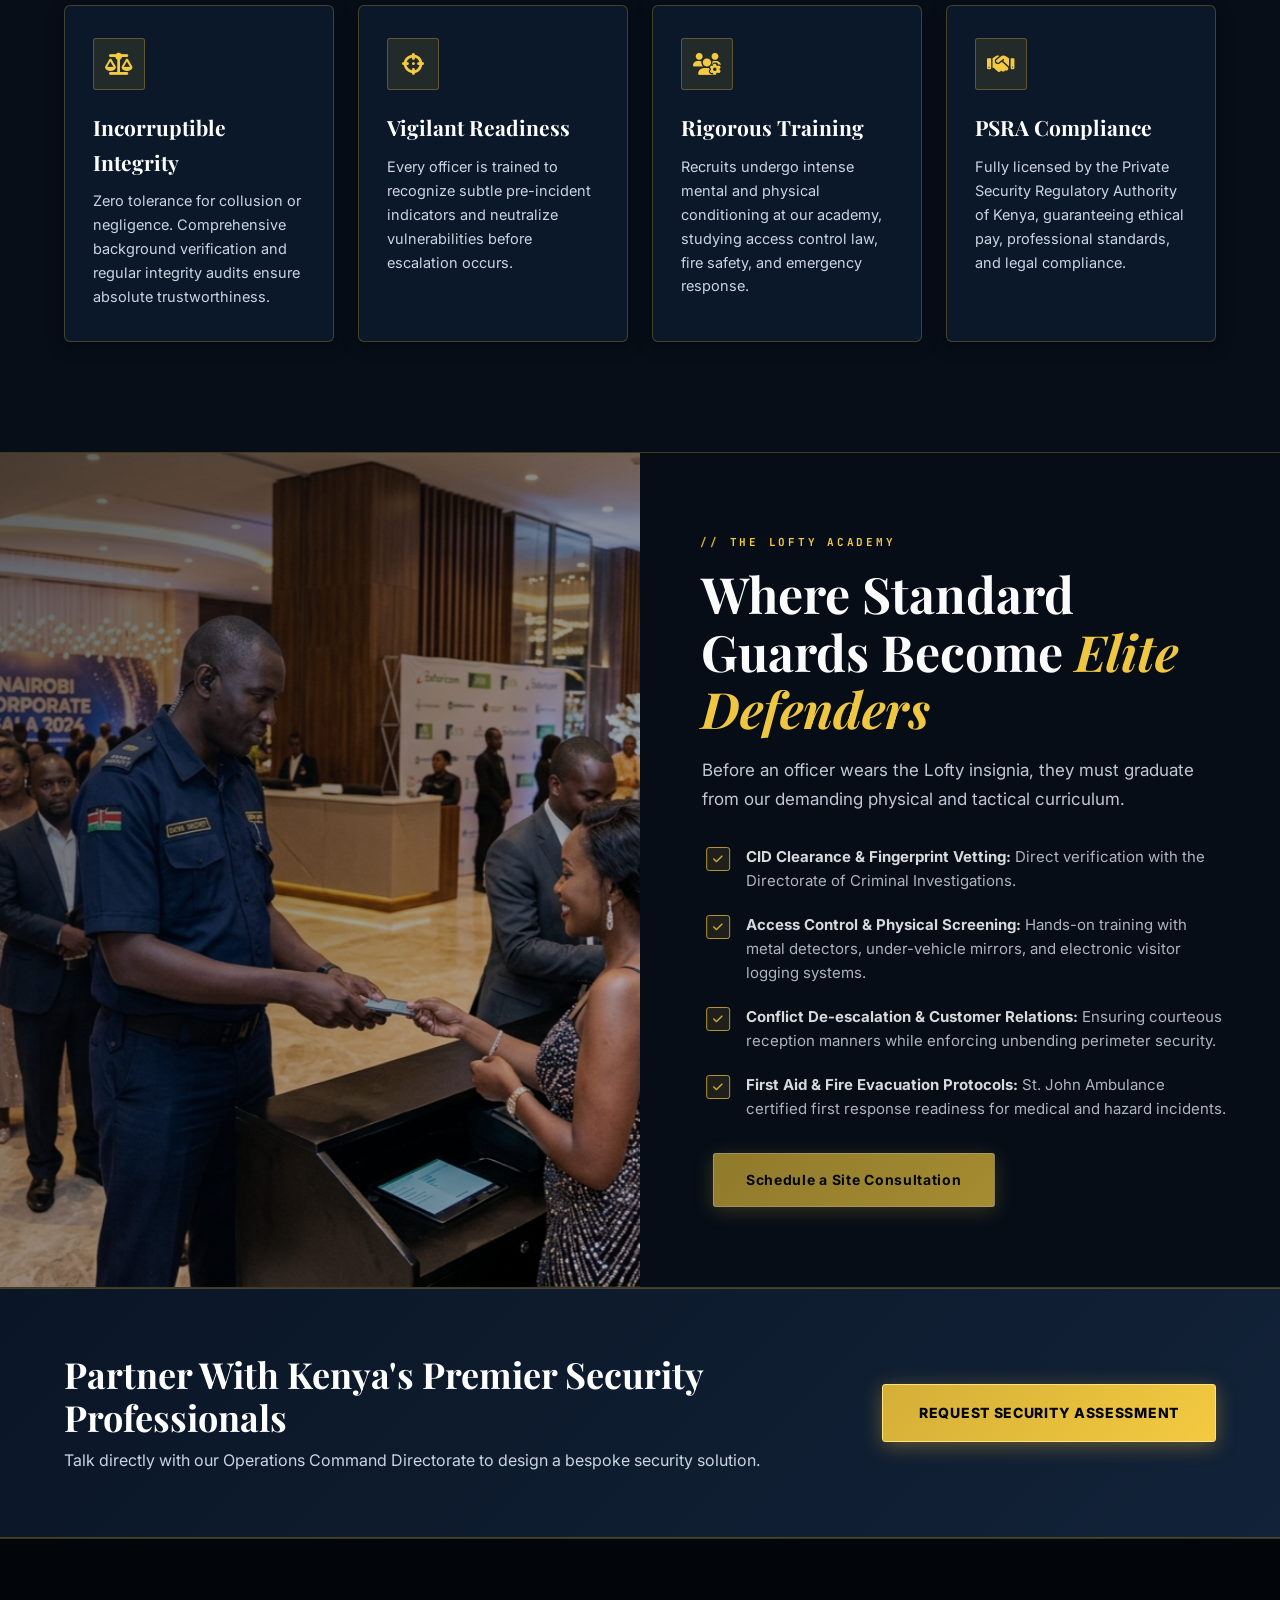
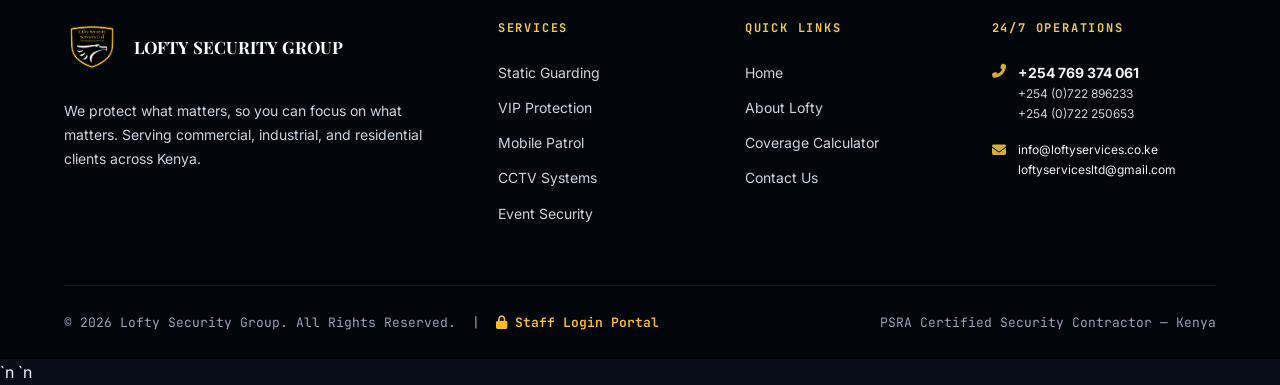
<file: about.html>
<!DOCTYPE html>
<html lang="en">
<head>
  <meta charset="UTF-8">
  <meta name="viewport" content="width=device-width, initial-scale=1.0">
  <title>About Us | Lofty Security Group - Kenya Security Leaders</title>
  <meta name="description" content="Discover Lofty Security Group — Kenya's premier security company combining disciplined personnel, elite training academies, and advanced surveillance technology.">
  <link rel="icon" type="image/png" href="images/logo.png">
  <link rel="stylesheet" href="https://cdnjs.cloudflare.com/ajax/libs/font-awesome/6.4.0/css/all.min.css">
  <link rel="stylesheet" href="css/styles.css">
</head>
<body>

  <!-- LOADING ANIMATION SCREEN -->
  <div id="loading-screen" aria-live="polite">
    <img src="images/logo.png" alt="Lofty Security Group Logo" class="loader-logo">
    <div class="loader-brand">
      <h1>LOFTY SECURITY GROUP</h1>
      <span>PREMIER DEFENCE &amp; SECURITY SOLUTIONS</span>
    </div>
    <div class="loader-bar-wrap">
      <div class="loader-bar"></div>
    </div>
    <div class="loader-dots">
      <span></span><span></span><span></span>
    </div>
  </div>

  

  <!-- NAVIGATION -->
  <header id="site-nav">
    <div class="nav-inner">
      <a href="index.html" class="nav-logo">
        <img src="images/logo.png" alt="Lofty Security Group Crest">
        <span class="nav-logo-text">LOFTY SECURITY GROUP</span>
      </a>

      <nav>
        <ul class="nav-links">
          <li><a href="index.html">Home</a></li>
          <li>
            <a href="index.html#services">Services <svg viewBox="0 0 24 24" fill="none" stroke="currentColor" stroke-width="2.5"><polyline points="6 9 12 15 18 9"/></svg></a>
            <div class="dropdown dropdown-wide">
              <a href="static-guarding.html">
                <div class="dropdown-icon"><i class="fas fa-user-shield"></i></div>
                <div><div class="dropdown-label">Static Guarding &amp; Access Control</div><div class="dropdown-sub">Vetted physical security &amp; access control</div></div>
              </a>
              <a href="vip-protection.html">
                <div class="dropdown-icon"><i class="fas fa-shield-alt"></i></div>
                <div><div class="dropdown-label">VIP &amp; Executive Close Protection</div><div class="dropdown-sub">Armed escorts &amp; secure motorcades</div></div>
              </a>
              <a href="mobile-patrol.html">
                <div class="dropdown-icon"><i class="fas fa-car-side"></i></div>
                <div><div class="dropdown-label">Mobile Patrol &amp; Rapid Response</div><div class="dropdown-sub">GPS-coordinated tactical sweeps</div></div>
              </a>
              <a href="cctv-technology.html">
                <div class="dropdown-icon"><i class="fas fa-video"></i></div>
                <div><div class="dropdown-label">Security Technology &amp; AI CCTV</div><div class="dropdown-sub">Thermal perimeter alarms &amp; biometrics</div></div>
              </a>
              <a href="event-security.html">
                <div class="dropdown-icon"><i class="fas fa-users"></i></div>
                <div><div class="dropdown-label">Event Security &amp; Crowd Management</div><div class="dropdown-sub">Full perimeter access control &amp; VIP cordons</div></div>
              </a>
              <a href="index.html#services">
                <div class="dropdown-icon"><i class="fas fa-store"></i></div>
                <div><div class="dropdown-label">Retail Loss Prevention &amp; Assets</div><div class="dropdown-sub">Covert floor detectives &amp; inventory safety</div></div>
              </a>
            </div>
          </li>
          <li><a href="about.html" class="active">About Lofty</a></li>
          <li><a href="index.html#sectors">Sectors</a></li>
          <li><a href="index.html#calculator">Coverage Calculator</a></li>
          <li><a href="contact.html">Contact</a></li>
        </ul>
      </nav>

      <div class="nav-cta">
        <a href="contact.html" class="btn btn-nav-contact">Request Assessment</a>
        <button class="nav-mobile-toggle" aria-label="Toggle navigation">
          <span></span><span></span><span></span>
        </button>
      </div>
    </div>
  </header>

  <!-- MOBILE DRAWER -->
  <div id="mobile-nav" role="dialog">
    <div class="mobile-nav-links">
      <a href="index.html">Home</a>
      <a href="about.html">About Us</a>
      <a href="static-guarding.html" class="sub-link">• Static Guarding</a>
      <a href="vip-protection.html" class="sub-link">• VIP Close Protection</a>
      <a href="mobile-patrol.html" class="sub-link">• Mobile Patrol &amp; Response</a>
      <a href="cctv-technology.html" class="sub-link">• CCTV &amp; Security Tech</a>
      <a href="event-security.html" class="sub-link">• Event Security</a>
      <a href="index.html#sectors">Industries Served</a>
      <a href="contact.html">Contact &amp; Operations</a>
    </div>
    <div class="mobile-nav-cta">
      <a href="contact.html" class="btn btn-primary btn-lg">Request Security Consultation</a>
    </div>
  </div>

  <!-- PAGE HERO -->
  <section class="page-hero">
    <div class="page-hero-bg">
      <img src="images/hero_main.jpg" alt="Lofty Security Group Operations Leadership">
    </div>
    <div class="page-hero-overlay"></div>
    <div class="page-hero-content">
      <div class="breadcrumb">
        <a href="index.html">Home</a>
        <span class="breadcrumb-sep">/</span>
        <span>About Us</span>
      </div>
      <h1 class="page-hero-title">Defending Kenyan Enterprise With <em>Honor &amp; Precision</em></h1>
      <p class="page-hero-sub">The story, operational doctrine, and elite personnel behind Kenya's most trusted security consultancy.</p>
    </div>
  </section>

  <!-- MAIN ABOUT SPLIT SECTION -->
  <section class="section section-warm">
    <div class="container">
      <div class="service-intro reveal">
        <div>
          <div class="section-eyebrow">OUR MANDATE</div>
          <h2 class="section-title">Built On Discipline. Powered By <em>Intelligence.</em></h2>
          <p class="section-lead" style="margin-top: 20px;">
            Lofty Security Group was established with a clear mission: to elevate private security in Kenya from passive watchkeeping into a proactive, intelligence-driven defense discipline.
          </p>
          <p style="margin-top: 16px; color: var(--text-mid); line-height: 1.7;">
            We recognized that modern security challenges — from sophisticated commercial inventory diversion and organized property intrusions to high-profile executive vulnerability — demand more than static guards. They demand thoroughly vetted personnel, real-time command centers, rapid motorized backup, and strict regulatory adherence.
          </p>

          <div class="highlight-band">
            <p>"We protect what matters, so you can focus on what matters. This is not a slogan; it is our operational contract with every business and household we serve in Kenya."</p>
          </div>
        </div>

        <div class="service-intro-image">
          <img src="images/static_guarding.jpg" alt="Disciplined Lofty Security Officers">
        </div>
      </div>
    </div>
  </section>

  <!-- VALUES & PILLARS -->
  <section class="section section-dark">
    <div class="container">
      <div class="section-header center reveal">
        <div class="section-eyebrow center-line">OUR CODE</div>
        <h2 class="section-title">The Principles Guiding <em>Every Post</em></h2>
        <p class="section-lead">
          Our guards, dispatch officers, and tactical commanders operate under four unwavering tenets.
        </p>
      </div>

      <div class="grid-4 reveal">
        <div class="card card-dark">
          <div class="card-body">
            <div class="card-icon"><i class="fas fa-balance-scale"></i></div>
            <h3 class="card-title">Incorruptible Integrity</h3>
            <p class="card-text">Zero tolerance for collusion or negligence. Comprehensive background verification and regular integrity audits ensure absolute trustworthiness.</p>
          </div>
        </div>

        <div class="card card-dark">
          <div class="card-body">
            <div class="card-icon"><i class="fas fa-crosshairs"></i></div>
            <h3 class="card-title">Vigilant Readiness</h3>
            <p class="card-text">Every officer is trained to recognize subtle pre-incident indicators and neutralize vulnerabilities before escalation occurs.</p>
          </div>
        </div>

        <div class="card card-dark">
          <div class="card-body">
            <div class="card-icon"><i class="fas fa-users-cog"></i></div>
            <h3 class="card-title">Rigorous Training</h3>
            <p class="card-text">Recruits undergo intense mental and physical conditioning at our academy, studying access control law, fire safety, and emergency response.</p>
          </div>
        </div>

        <div class="card card-dark">
          <div class="card-body">
            <div class="card-icon"><i class="fas fa-handshake"></i></div>
            <h3 class="card-title">PSRA Compliance</h3>
            <p class="card-text">Fully licensed by the Private Security Regulatory Authority of Kenya, guaranteeing ethical pay, professional standards, and legal compliance.</p>
          </div>
        </div>
      </div>
    </div>
  </section>

  <!-- TRAINING ACADEMY HIGHLIGHT -->
  <section class="split-section" id="academy">
    <div class="split-image">
      <img src="images/event_security.jpg" alt="Lofty Security Officers Training">
      <div class="split-image-overlay"></div>
    </div>

    <div class="split-content dark">
      <div class="section-eyebrow">THE LOFTY ACADEMY</div>
      <h2 class="section-title">Where Standard Guards Become <em>Elite Defenders</em></h2>
      <p class="section-lead">
        Before an officer wears the Lofty insignia, they must graduate from our demanding physical and tactical curriculum.
      </p>

      <ul class="feature-list">
        <li class="feature-item">
          <span class="feature-check"><i class="fas fa-check"></i></span>
          <div><strong>CID Clearance &amp; Fingerprint Vetting:</strong> Direct verification with the Directorate of Criminal Investigations.</div>
        </li>
        <li class="feature-item">
          <span class="feature-check"><i class="fas fa-check"></i></span>
          <div><strong>Access Control &amp; Physical Screening:</strong> Hands-on training with metal detectors, under-vehicle mirrors, and electronic visitor logging systems.</div>
        </li>
        <li class="feature-item">
          <span class="feature-check"><i class="fas fa-check"></i></span>
          <div><strong>Conflict De-escalation &amp; Customer Relations:</strong> Ensuring courteous reception manners while enforcing unbending perimeter security.</div>
        </li>
        <li class="feature-item">
          <span class="feature-check"><i class="fas fa-check"></i></span>
          <div><strong>First Aid &amp; Fire Evacuation Protocols:</strong> St. John Ambulance certified first response readiness for medical and hazard incidents.</div>
        </li>
      </ul>

      <div class="mt-32">
        <a href="contact.html" class="btn btn-primary">Schedule a Site Consultation</a>
      </div>
    </div>
  </section>

  <!-- CTA BAND -->
  <section class="cta-band">
    <div class="cta-band-inner">
      <div>
        <h3 class="cta-band-title">Partner With Kenya's Premier Security Professionals</h3>
        <p class="cta-band-sub">Talk directly with our Operations Command Directorate to design a bespoke security solution.</p>
      </div>
      <a href="contact.html" class="btn-cta-dark">Request Security Assessment</a>
    </div>
  </section>

  <!-- FOOTER -->
  <footer id="site-footer">
    <div class="container">
      <div class="footer-grid">
        <div class="footer-brand">
          <div class="footer-logo">
            <img src="images/logo.png" alt="Lofty Security Group Logo">
            <span class="footer-logo-text">LOFTY SECURITY GROUP</span>
          </div>
          <p class="footer-tagline">We protect what matters, so you can focus on what matters. Serving commercial, industrial, and residential clients across Kenya.</p>
        </div>
        <div>
          <h4 class="footer-heading">Services</h4>
          <div class="footer-links">
            <a href="static-guarding.html">Static Guarding</a>
            <a href="vip-protection.html">VIP Protection</a>
            <a href="mobile-patrol.html">Mobile Patrol</a>
            <a href="cctv-technology.html">CCTV Systems</a>
            <a href="event-security.html">Event Security</a>
          </div>
        </div>
        <div>
          <h4 class="footer-heading">Quick Links</h4>
          <div class="footer-links">
            <a href="index.html">Home</a>
            <a href="about.html">About Lofty</a>
            <a href="index.html#calculator">Coverage Calculator</a>
            <a href="contact.html">Contact Us</a>
          </div>
        </div>
        <div>
          <h4 class="footer-heading">24/7 Operations</h4>
          <div class="footer-contact-item">
            <i class="fas fa-phone-alt footer-contact-icon"></i>
            <div>
              <a href="tel:+254769374061" style="color: inherit; display: block;"><strong>+254 769 374 061</strong></a>
              <a href="tel:+254722896233" style="color: inherit; display: block; font-size: 12px; opacity: 0.85;">+254 (0)722 896233</a>
              <a href="tel:+254722250653" style="color: inherit; display: block; font-size: 12px; opacity: 0.85;">+254 (0)722 250653</a>
            </div>
          </div>
          <div class="footer-contact-item" style="margin-top: 8px;">
            <i class="fas fa-envelope footer-contact-icon"></i>
            <div>
              <a href="mailto:info@loftyservices.co.ke" style="color: inherit; display: block; font-size: 12px;">info@loftyservices.co.ke</a>
              <a href="mailto:loftyservicesltd@gmail.com" style="color: inherit; display: block; font-size: 12px;">loftyservicesltd@gmail.com</a>
            </div>
          </div>
        </div>
      </div>
      <div class="footer-bottom">
        <div>&copy; 2026 Lofty Security Group. All Rights Reserved. &nbsp;|&nbsp; <a href="system/" style="color: #fbbf24; font-weight: 600;"><i class="fas fa-lock"></i> Staff Login Portal</a></div>
        <div>PSRA Certified Security Contractor — Kenya</div>
      </div>
    </div>
  </footer>

  <button id="back-to-top" aria-label="Back to top"><i class="fas fa-chevron-up"></i></button>
  <script src="js/gsap.min.js"></script>`n  <script src="js/ScrollTrigger.min.js"></script>`n  <script src="js/main.js"></script>
</body>
</html>
</file>
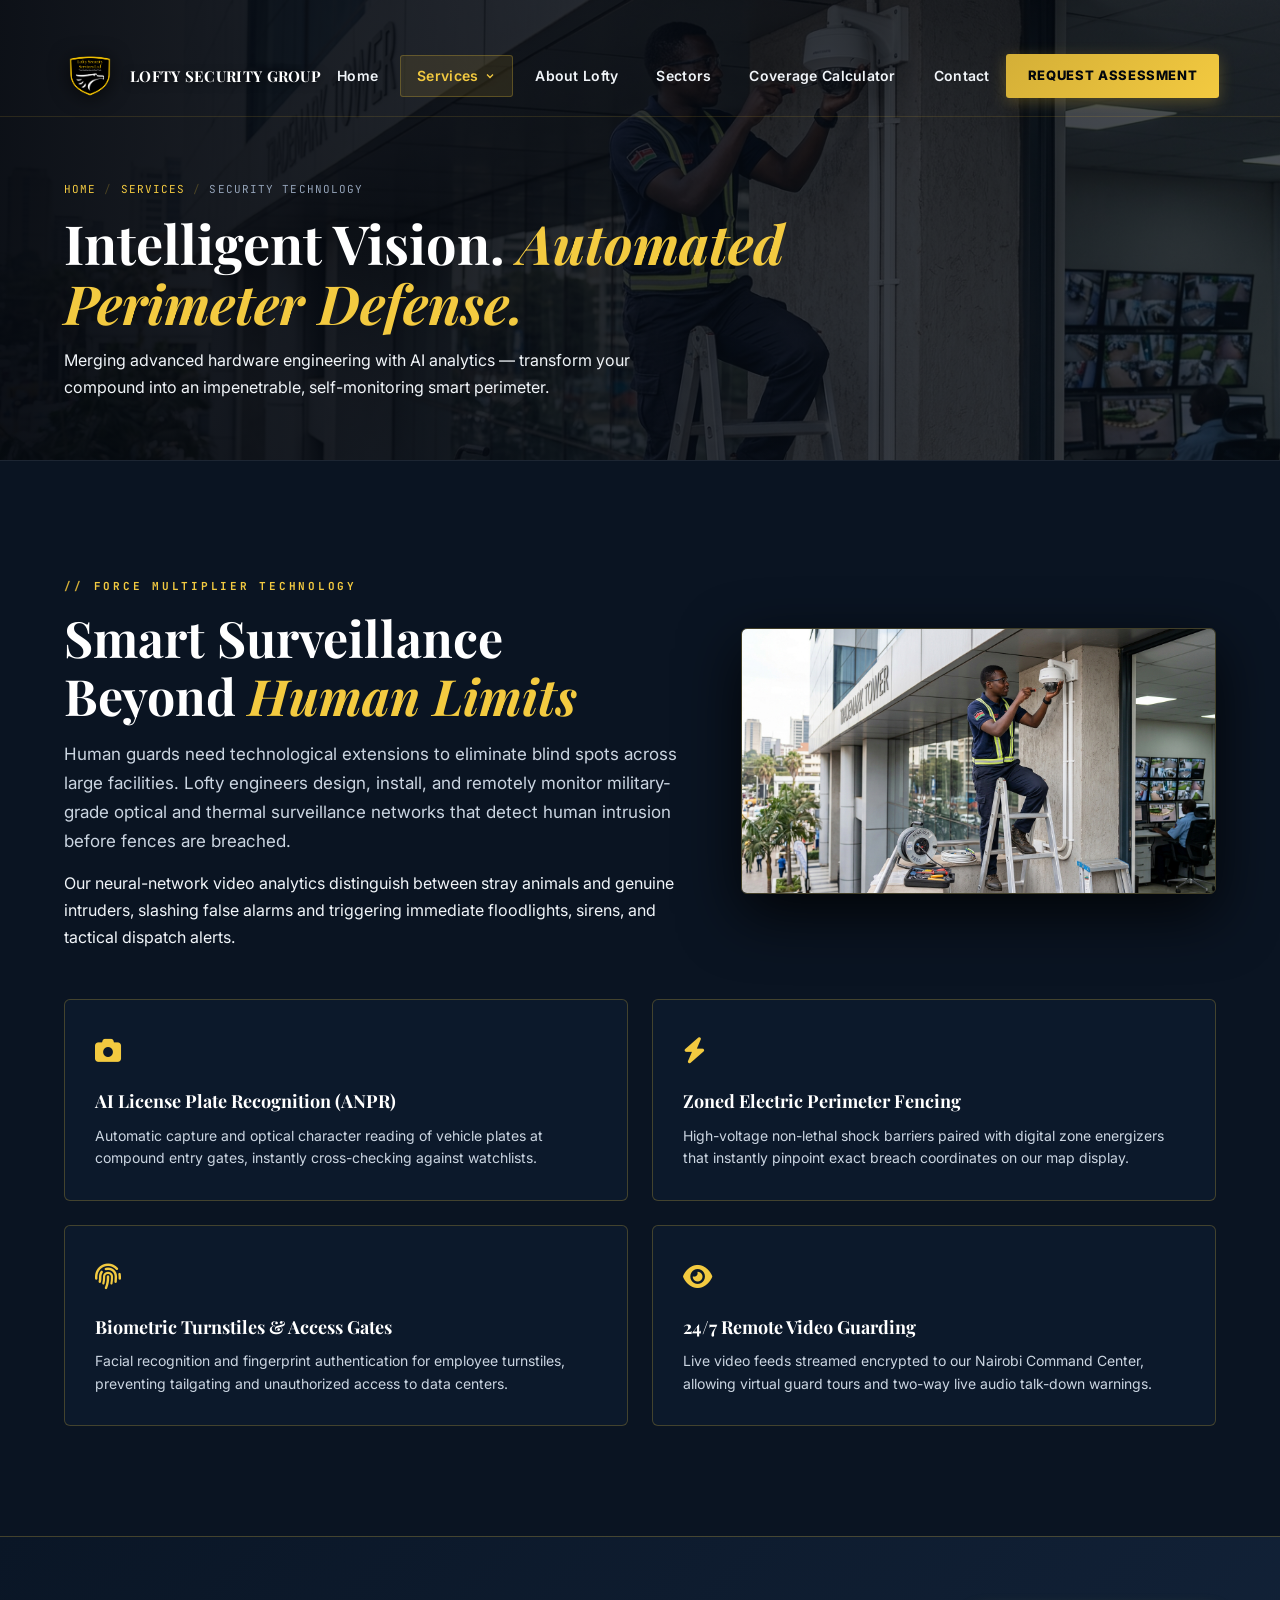
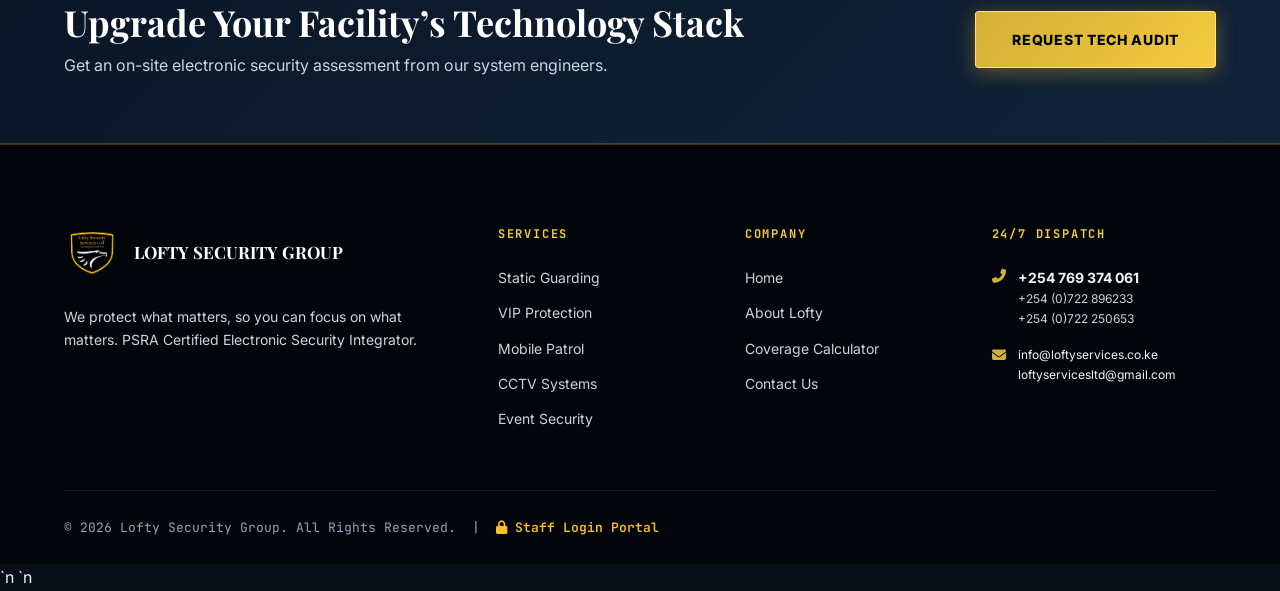
<file: cctv-technology.html>
<!DOCTYPE html>
<html lang="en">
<head>
  <meta charset="UTF-8">
  <meta name="viewport" content="width=device-width, initial-scale=1.0">
  <title>Security Technology & AI CCTV | Lofty Security Group Kenya</title>
  <meta name="description" content="AI video surveillance, automatic number plate recognition (ANPR), biometric turnstiles, electric perimeter fencing, and 24/7 remote CCTV telemetry across Kenya.">
  <link rel="icon" type="image/png" href="images/logo.png">
  <link rel="stylesheet" href="https://cdnjs.cloudflare.com/ajax/libs/font-awesome/6.4.0/css/all.min.css">
  <link rel="stylesheet" href="css/styles.css">
</head>
<body>

  <!-- LOADING ANIMATION SCREEN -->
  <div id="loading-screen" aria-live="polite">
    <img src="images/logo.png" alt="Lofty Security Group Logo" class="loader-logo">
    <div class="loader-brand">
      <h1>LOFTY SECURITY GROUP</h1>
      <span>ELECTRONIC SECURITY &amp; AI CCTV</span>
    </div>
    <div class="loader-bar-wrap"><div class="loader-bar"></div></div>
    <div class="loader-dots"><span></span><span></span><span></span></div>
  </div>

  

  <!-- NAVIGATION -->
  <header id="site-nav">
    <div class="nav-inner">
      <a href="index.html" class="nav-logo">
        <img src="images/logo.png" alt="Lofty Security Group Crest">
        <span class="nav-logo-text">LOFTY SECURITY GROUP</span>
      </a>

      <nav>
        <ul class="nav-links">
          <li><a href="index.html">Home</a></li>
          <li>
            <a href="index.html#services" class="active">Services <svg viewBox="0 0 24 24" fill="none" stroke="currentColor" stroke-width="2.5"><polyline points="6 9 12 15 18 9"/></svg></a>
            <div class="dropdown dropdown-wide">
              <a href="static-guarding.html">
                <div class="dropdown-icon"><i class="fas fa-user-shield"></i></div>
                <div><div class="dropdown-label">Static Guarding &amp; Access Control</div><div class="dropdown-sub">Vetted physical security &amp; access control</div></div>
              </a>
              <a href="vip-protection.html">
                <div class="dropdown-icon"><i class="fas fa-shield-alt"></i></div>
                <div><div class="dropdown-label">VIP &amp; Executive Close Protection</div><div class="dropdown-sub">Armed escorts &amp; secure motorcades</div></div>
              </a>
              <a href="mobile-patrol.html">
                <div class="dropdown-icon"><i class="fas fa-car-side"></i></div>
                <div><div class="dropdown-label">Mobile Patrol &amp; Rapid Response</div><div class="dropdown-sub">GPS-coordinated tactical sweeps</div></div>
              </a>
              <a href="cctv-technology.html">
                <div class="dropdown-icon"><i class="fas fa-video"></i></div>
                <div><div class="dropdown-label">Security Technology &amp; AI CCTV</div><div class="dropdown-sub">Thermal perimeter alarms &amp; biometrics</div></div>
              </a>
              <a href="event-security.html">
                <div class="dropdown-icon"><i class="fas fa-users"></i></div>
                <div><div class="dropdown-label">Event Security &amp; Crowd Management</div><div class="dropdown-sub">Full perimeter access control &amp; VIP cordons</div></div>
              </a>
              <a href="index.html#services">
                <div class="dropdown-icon"><i class="fas fa-store"></i></div>
                <div><div class="dropdown-label">Retail Loss Prevention &amp; Assets</div><div class="dropdown-sub">Covert floor detectives &amp; inventory safety</div></div>
              </a>
            </div>
          </li>
          <li><a href="about.html">About Lofty</a></li>
          <li><a href="index.html#sectors">Sectors</a></li>
          <li><a href="index.html#calculator">Coverage Calculator</a></li>
          <li><a href="contact.html">Contact</a></li>
        </ul>
      </nav>

      <div class="nav-cta">
        <a href="contact.html" class="btn btn-nav-contact">Request Assessment</a>
        <button class="nav-mobile-toggle" aria-label="Toggle navigation">
          <span></span><span></span><span></span>
        </button>
      </div>
    </div>
  </header>

  <!-- MOBILE NAV -->
  <div id="mobile-nav" role="dialog">
    <div class="mobile-nav-links">
      <a href="index.html">Home</a>
      <a href="about.html">About Us</a>
      <a href="static-guarding.html" class="sub-link">• Static Guarding</a>
      <a href="vip-protection.html" class="sub-link">• VIP Close Protection</a>
      <a href="mobile-patrol.html" class="sub-link">• Mobile Patrol &amp; Response</a>
      <a href="cctv-technology.html" class="sub-link">• CCTV &amp; Security Tech</a>
      <a href="event-security.html" class="sub-link">• Event Security</a>
      <a href="contact.html">Contact &amp; Operations</a>
    </div>
  </div>

  <!-- PAGE HERO -->
  <section class="page-hero">
    <div class="page-hero-bg">
      <img src="images/cctv_tech.jpg" alt="Security Technology and CCTV Control Center">
    </div>
    <div class="page-hero-overlay"></div>
    <div class="page-hero-content">
      <div class="breadcrumb">
        <a href="index.html">Home</a>
        <span class="breadcrumb-sep">/</span>
        <a href="index.html#services">Services</a>
        <span class="breadcrumb-sep">/</span>
        <span>Security Technology</span>
      </div>
      <h1 class="page-hero-title">Intelligent Vision. <em>Automated Perimeter Defense.</em></h1>
      <p class="page-hero-sub">Merging advanced hardware engineering with AI analytics — transform your compound into an impenetrable, self-monitoring smart perimeter.</p>
    </div>
  </section>

  <!-- MAIN CONTENT -->
  <section class="section section-warm">
    <div class="container">
      <div class="service-intro reveal">
        <div>
          <div class="section-eyebrow">FORCE MULTIPLIER TECHNOLOGY</div>
          <h2 class="section-title">Smart Surveillance Beyond <em>Human Limits</em></h2>
          <p class="section-lead" style="margin-top: 16px;">
            Human guards need technological extensions to eliminate blind spots across large facilities. Lofty engineers design, install, and remotely monitor military-grade optical and thermal surveillance networks that detect human intrusion before fences are breached.
          </p>
          <p style="margin-top: 14px; color: var(--text-mid); line-height: 1.7;">
            Our neural-network video analytics distinguish between stray animals and genuine intruders, slashing false alarms and triggering immediate floodlights, sirens, and tactical dispatch alerts.
          </p>
        </div>

        <div class="service-intro-image">
          <img src="images/cctv_tech.jpg" alt="AI CCTV and Telemetry Systems">
        </div>
      </div>

      <div class="service-details reveal">
        <div class="service-detail-box">
          <div class="service-detail-icon"><i class="fas fa-camera"></i></div>
          <h3 class="service-detail-title">AI License Plate Recognition (ANPR)</h3>
          <p class="service-detail-text">Automatic capture and optical character reading of vehicle plates at compound entry gates, instantly cross-checking against watchlists.</p>
        </div>

        <div class="service-detail-box">
          <div class="service-detail-icon"><i class="fas fa-bolt"></i></div>
          <h3 class="service-detail-title">Zoned Electric Perimeter Fencing</h3>
          <p class="service-detail-text">High-voltage non-lethal shock barriers paired with digital zone energizers that instantly pinpoint exact breach coordinates on our map display.</p>
        </div>

        <div class="service-detail-box">
          <div class="service-detail-icon"><i class="fas fa-fingerprint"></i></div>
          <h3 class="service-detail-title">Biometric Turnstiles &amp; Access Gates</h3>
          <p class="service-detail-text">Facial recognition and fingerprint authentication for employee turnstiles, preventing tailgating and unauthorized access to data centers.</p>
        </div>

        <div class="service-detail-box">
          <div class="service-detail-icon"><i class="fas fa-eye"></i></div>
          <h3 class="service-detail-title">24/7 Remote Video Guarding</h3>
          <p class="service-detail-text">Live video feeds streamed encrypted to our Nairobi Command Center, allowing virtual guard tours and two-way live audio talk-down warnings.</p>
        </div>
      </div>
    </div>
  </section>

  <!-- CTA BAND -->
  <section class="cta-band">
    <div class="cta-band-inner">
      <div>
        <h3 class="cta-band-title">Upgrade Your Facility’s Technology Stack</h3>
        <p class="cta-band-sub">Get an on-site electronic security assessment from our system engineers.</p>
      </div>
      <a href="contact.html" class="btn-cta-dark">Request Tech Audit</a>
    </div>
  </section>

  <!-- FOOTER -->
  <footer id="site-footer">
    <div class="container">
      <div class="footer-grid">
        <div class="footer-brand">
          <div class="footer-logo">
            <img src="images/logo.png" alt="Lofty Security Group Logo">
            <span class="footer-logo-text">LOFTY SECURITY GROUP</span>
          </div>
          <p class="footer-tagline">We protect what matters, so you can focus on what matters. PSRA Certified Electronic Security Integrator.</p>
        </div>
        <div>
          <h4 class="footer-heading">Services</h4>
          <div class="footer-links">
            <a href="static-guarding.html">Static Guarding</a>
            <a href="vip-protection.html">VIP Protection</a>
            <a href="mobile-patrol.html">Mobile Patrol</a>
            <a href="cctv-technology.html">CCTV Systems</a>
            <a href="event-security.html">Event Security</a>
          </div>
        </div>
        <div>
          <h4 class="footer-heading">Company</h4>
          <div class="footer-links">
            <a href="index.html">Home</a>
            <a href="about.html">About Lofty</a>
            <a href="index.html#calculator">Coverage Calculator</a>
            <a href="contact.html">Contact Us</a>
          </div>
        </div>
        <div>
          <h4 class="footer-heading">24/7 Dispatch</h4>
          <div class="footer-contact-item">
            <i class="fas fa-phone-alt footer-contact-icon"></i>
            <div>
              <a href="tel:+254769374061" style="color: inherit; display: block;"><strong>+254 769 374 061</strong></a>
              <a href="tel:+254722896233" style="color: inherit; display: block; font-size: 12px; opacity: 0.85;">+254 (0)722 896233</a>
              <a href="tel:+254722250653" style="color: inherit; display: block; font-size: 12px; opacity: 0.85;">+254 (0)722 250653</a>
            </div>
          </div>
          <div class="footer-contact-item" style="margin-top: 8px;">
            <i class="fas fa-envelope footer-contact-icon"></i>
            <div>
              <a href="mailto:info@loftyservices.co.ke" style="color: inherit; display: block; font-size: 12px;">info@loftyservices.co.ke</a>
              <a href="mailto:loftyservicesltd@gmail.com" style="color: inherit; display: block; font-size: 12px;">loftyservicesltd@gmail.com</a>
            </div>
          </div>
        </div>
      </div>
      <div class="footer-bottom">
        <div>&copy; 2026 Lofty Security Group. All Rights Reserved. &nbsp;|&nbsp; <a href="system/" style="color: #fbbf24; font-weight: 600;"><i class="fas fa-lock"></i> Staff Login Portal</a></div>
      </div>
    </div>
  </footer>

  <button id="back-to-top" aria-label="Back to top"><i class="fas fa-chevron-up"></i></button>
  <script src="js/gsap.min.js"></script>`n  <script src="js/ScrollTrigger.min.js"></script>`n  <script src="js/main.js"></script>
</body>
</html>
</file>
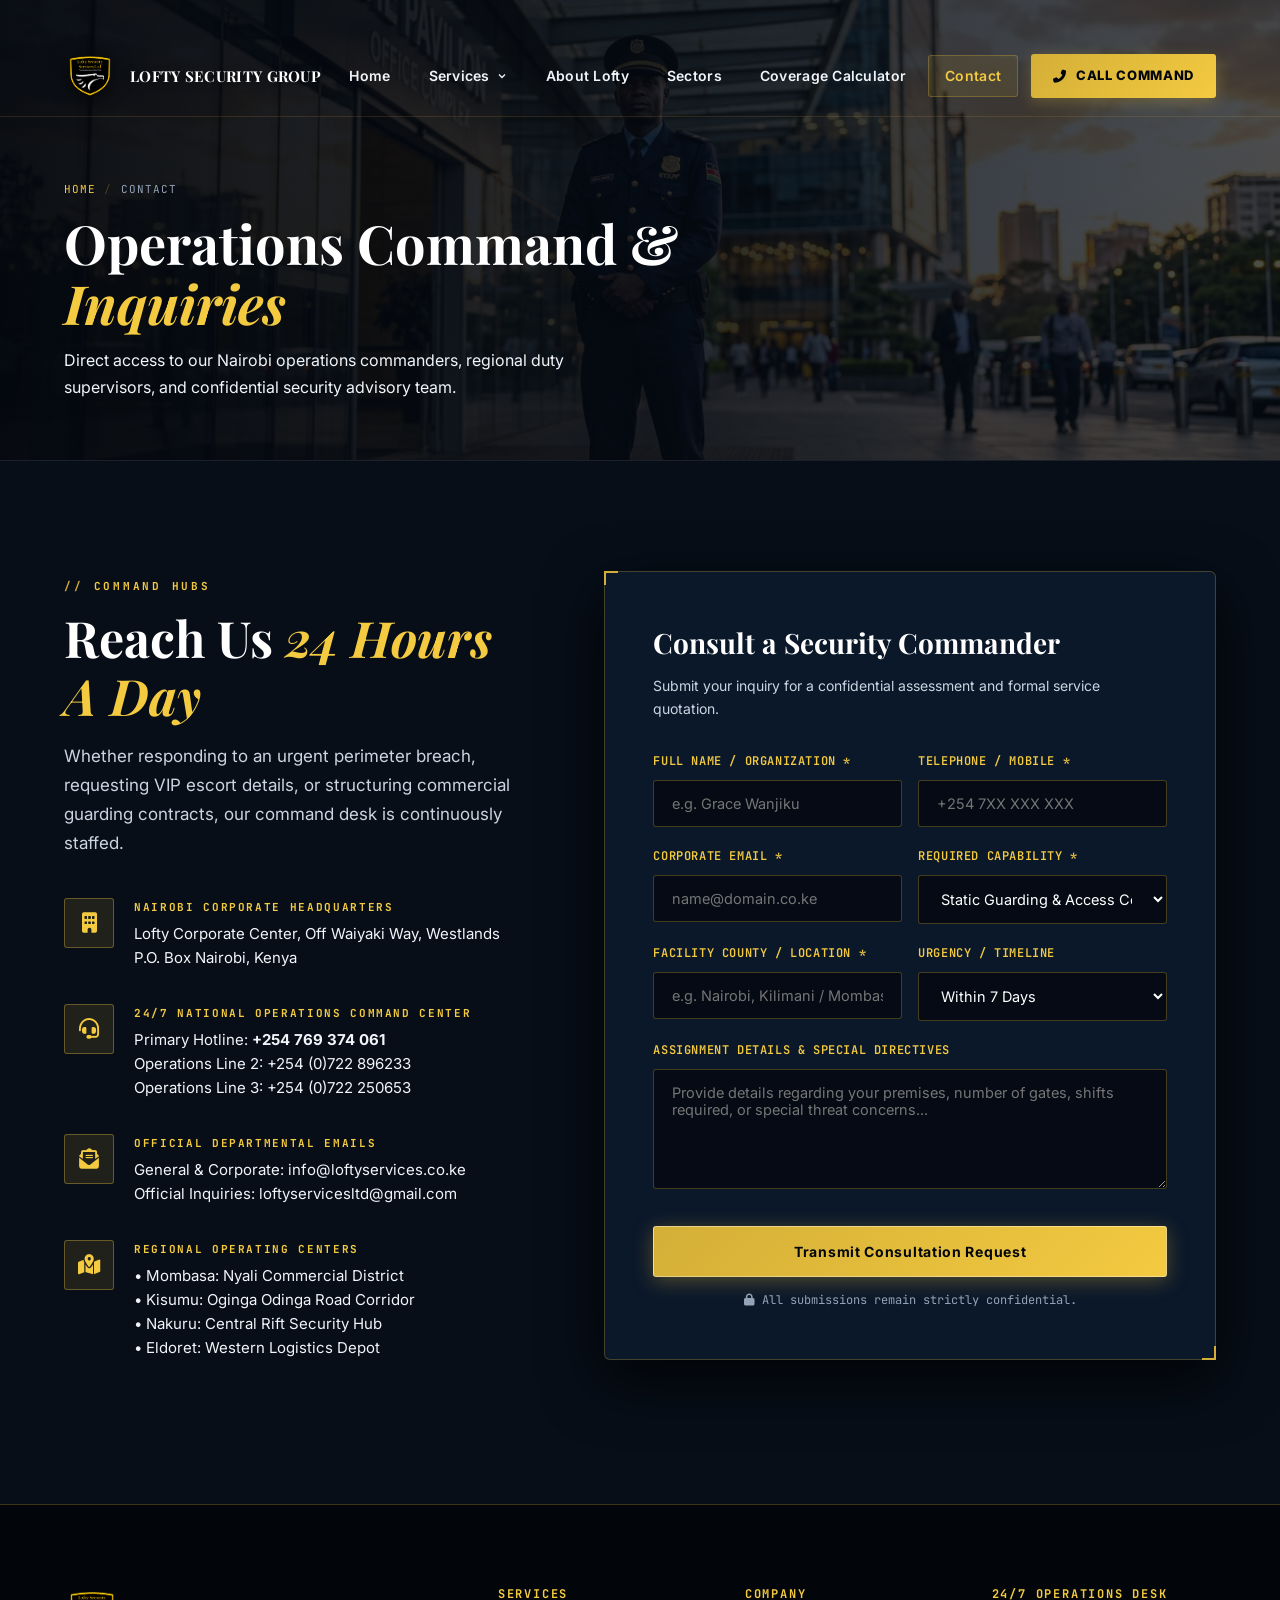
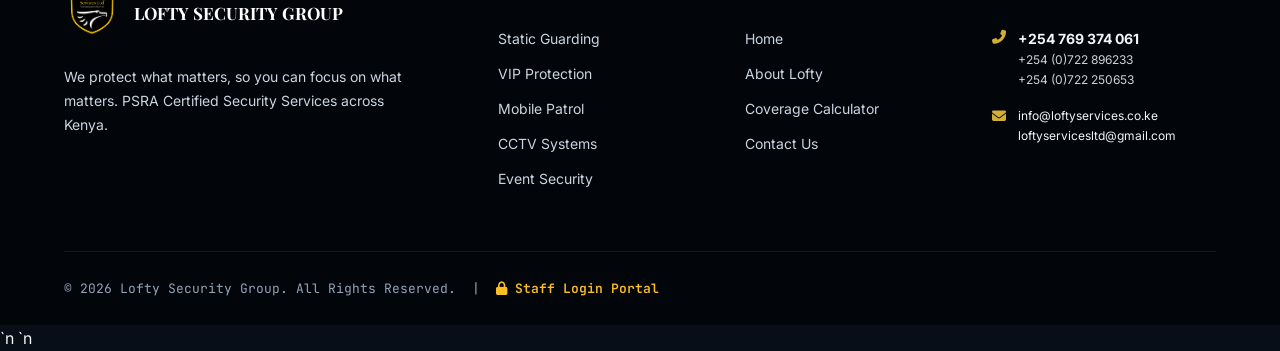
<file: contact.html>
<!DOCTYPE html>
<html lang="en">
<head>
  <meta charset="UTF-8">
  <meta name="viewport" content="width=device-width, initial-scale=1.0">
  <title>Contact & Operations Command | Lofty Security Group Kenya</title>
  <meta name="description" content="Contact Lofty Security Group headquarters in Nairobi, Kenya. Reach our 24/7 Security Operations Center or request a security consultation.">
  <link rel="icon" type="image/png" href="images/logo.png">
  <link rel="stylesheet" href="https://cdnjs.cloudflare.com/ajax/libs/font-awesome/6.4.0/css/all.min.css">
  <link rel="stylesheet" href="css/styles.css">
</head>
<body>

  <!-- LOADING ANIMATION SCREEN -->
  <div id="loading-screen" aria-live="polite">
    <img src="images/logo.png" alt="Lofty Security Group Logo" class="loader-logo">
    <div class="loader-brand">
      <h1>LOFTY SECURITY GROUP</h1>
      <span>OPERATIONS COMMAND &amp; DISPATCH</span>
    </div>
    <div class="loader-bar-wrap"><div class="loader-bar"></div></div>
    <div class="loader-dots"><span></span><span></span><span></span></div>
  </div>

  

  <!-- NAVIGATION -->
  <header id="site-nav">
    <div class="nav-inner">
      <a href="index.html" class="nav-logo">
        <img src="images/logo.png" alt="Lofty Security Group Crest">
        <span class="nav-logo-text">LOFTY SECURITY GROUP</span>
      </a>

      <nav>
        <ul class="nav-links">
          <li><a href="index.html">Home</a></li>
          <li>
            <a href="index.html#services">Services <svg viewBox="0 0 24 24" fill="none" stroke="currentColor" stroke-width="2.5"><polyline points="6 9 12 15 18 9"/></svg></a>
            <div class="dropdown dropdown-wide">
              <a href="static-guarding.html">
                <div class="dropdown-icon"><i class="fas fa-user-shield"></i></div>
                <div><div class="dropdown-label">Static Guarding &amp; Access Control</div><div class="dropdown-sub">Vetted physical security &amp; access control</div></div>
              </a>
              <a href="vip-protection.html">
                <div class="dropdown-icon"><i class="fas fa-shield-alt"></i></div>
                <div><div class="dropdown-label">VIP &amp; Executive Close Protection</div><div class="dropdown-sub">Armed escorts &amp; secure motorcades</div></div>
              </a>
              <a href="mobile-patrol.html">
                <div class="dropdown-icon"><i class="fas fa-car-side"></i></div>
                <div><div class="dropdown-label">Mobile Patrol &amp; Rapid Response</div><div class="dropdown-sub">GPS-coordinated tactical sweeps</div></div>
              </a>
              <a href="cctv-technology.html">
                <div class="dropdown-icon"><i class="fas fa-video"></i></div>
                <div><div class="dropdown-label">Security Technology &amp; AI CCTV</div><div class="dropdown-sub">Thermal perimeter alarms &amp; biometrics</div></div>
              </a>
              <a href="event-security.html">
                <div class="dropdown-icon"><i class="fas fa-users"></i></div>
                <div><div class="dropdown-label">Event Security &amp; Crowd Management</div><div class="dropdown-sub">Full perimeter access control &amp; VIP cordons</div></div>
              </a>
              <a href="index.html#services">
                <div class="dropdown-icon"><i class="fas fa-store"></i></div>
                <div><div class="dropdown-label">Retail Loss Prevention &amp; Assets</div><div class="dropdown-sub">Covert floor detectives &amp; inventory safety</div></div>
              </a>
            </div>
          </li>
          <li><a href="about.html">About Lofty</a></li>
          <li><a href="index.html#sectors">Sectors</a></li>
          <li><a href="index.html#calculator">Coverage Calculator</a></li>
          <li><a href="contact.html" class="active">Contact</a></li>
        </ul>
      </nav>

      <div class="nav-cta">
        <a href="tel:+254769374061" class="btn btn-nav-contact"><i class="fas fa-phone-alt"></i> Call Command</a>
        <button class="nav-mobile-toggle" aria-label="Toggle navigation">
          <span></span><span></span><span></span>
        </button>
      </div>
    </div>
  </header>

  <!-- MOBILE NAV -->
  <div id="mobile-nav" role="dialog">
    <div class="mobile-nav-links">
      <a href="index.html">Home</a>
      <a href="about.html">About Us</a>
      <a href="static-guarding.html" class="sub-link">• Static Guarding</a>
      <a href="vip-protection.html" class="sub-link">• VIP Close Protection</a>
      <a href="mobile-patrol.html" class="sub-link">• Mobile Patrol &amp; Response</a>
      <a href="cctv-technology.html" class="sub-link">• CCTV &amp; Security Tech</a>
      <a href="event-security.html" class="sub-link">• Event Security</a>
      <a href="contact.html">Contact &amp; Operations</a>
    </div>
  </div>

  <!-- PAGE HERO -->
  <section class="page-hero">
    <div class="page-hero-bg">
      <img src="images/hero_main.jpg" alt="Lofty Operations Desk">
    </div>
    <div class="page-hero-overlay"></div>
    <div class="page-hero-content">
      <div class="breadcrumb">
        <a href="index.html">Home</a>
        <span class="breadcrumb-sep">/</span>
        <span>Contact</span>
      </div>
      <h1 class="page-hero-title">Operations Command &amp; <em>Inquiries</em></h1>
      <p class="page-hero-sub">Direct access to our Nairobi operations commanders, regional duty supervisors, and confidential security advisory team.</p>
    </div>
  </section>

  <!-- CONTACT GRID SECTION -->
  <section class="section section-dark">
    <div class="container">
      <div class="contact-grid">
        <div class="contact-info reveal">
          <div class="section-eyebrow">COMMAND HUBS</div>
          <h2 class="section-title">Reach Us <em>24 Hours A Day</em></h2>
          <p class="section-lead">
            Whether responding to an urgent perimeter breach, requesting VIP escort details, or structuring commercial guarding contracts, our command desk is continuously staffed.
          </p>

          <div class="mt-40">
            <div class="contact-info-item">
              <div class="contact-info-icon"><i class="fas fa-building"></i></div>
              <div>
                <div class="contact-info-label">Nairobi Corporate Headquarters</div>
                <div class="contact-info-value">
                  Lofty Corporate Center, Off Waiyaki Way, Westlands<br>
                  P.O. Box Nairobi, Kenya
                </div>
              </div>
            </div>

            <div class="contact-info-item">
              <div class="contact-info-icon"><i class="fas fa-headset"></i></div>
              <div>
                <div class="contact-info-label">24/7 National Operations Command Center</div>
                <div class="contact-info-value">
                  Primary Hotline: <a href="tel:+254769374061" style="color: inherit;"><strong>+254 769 374 061</strong></a><br>
                  Operations Line 2: <a href="tel:+254722896233" style="color: inherit;">+254 (0)722 896233</a><br>
                  Operations Line 3: <a href="tel:+254722250653" style="color: inherit;">+254 (0)722 250653</a>
                </div>
              </div>
            </div>

            <div class="contact-info-item">
              <div class="contact-info-icon"><i class="fas fa-envelope-open-text"></i></div>
              <div>
                <div class="contact-info-label">Official Departmental Emails</div>
                <div class="contact-info-value">
                  General & Corporate: <a href="mailto:info@loftyservices.co.ke" style="color: inherit;">info@loftyservices.co.ke</a><br>
                  Official Inquiries: <a href="mailto:loftyservicesltd@gmail.com" style="color: inherit;">loftyservicesltd@gmail.com</a>
                </div>
              </div>
            </div>

            <div class="contact-info-item">
              <div class="contact-info-icon"><i class="fas fa-map-marked-alt"></i></div>
              <div>
                <div class="contact-info-label">Regional Operating Centers</div>
                <div class="contact-info-value">
                  • Mombasa: Nyali Commercial District<br>
                  • Kisumu: Oginga Odinga Road Corridor<br>
                  • Nakuru: Central Rift Security Hub<br>
                  • Eldoret: Western Logistics Depot
                </div>
              </div>
            </div>
          </div>
        </div>

        <!-- FORM -->
        <div class="contact-form reveal reveal-delay-2">
          <form id="quote-form">
            <h3 class="form-title">Consult a Security Commander</h3>
            <p class="form-sub">Submit your inquiry for a confidential assessment and formal service quotation.</p>

            <div class="form-row">
              <div class="form-group">
                <label for="form-name">Full Name / Organization *</label>
                <input type="text" id="form-name" required placeholder="e.g. Grace Wanjiku">
              </div>
              <div class="form-group">
                <label for="form-phone">Telephone / Mobile *</label>
                <input type="tel" id="form-phone" required placeholder="+254 7XX XXX XXX">
              </div>
            </div>

            <div class="form-row">
              <div class="form-group">
                <label for="form-email">Corporate Email *</label>
                <input type="email" id="form-email" required placeholder="name@domain.co.ke">
              </div>
              <div class="form-group">
                <label for="service-select">Required Capability *</label>
                <select id="service-select" required>
                  <option value="static-guarding">Static Guarding &amp; Access Control</option>
                  <option value="vip-protection">VIP &amp; Executive Close Protection</option>
                  <option value="mobile-patrol">Mobile Patrol &amp; Rapid Response</option>
                  <option value="cctv-technology">Electronic Surveillance &amp; AI CCTV</option>
                  <option value="event-security">Event Security &amp; Crowd Management</option>
                  <option value="retail-security">Retail Loss Prevention</option>
                  <option value="risk-audit">Comprehensive Site Security Audit</option>
                </select>
              </div>
            </div>

            <div class="form-row">
              <div class="form-group">
                <label for="form-location">Facility County / Location *</label>
                <input type="text" id="form-location" required placeholder="e.g. Nairobi, Kilimani / Mombasa">
              </div>
              <div class="form-group">
                <label for="form-timeline">Urgency / Timeline</label>
                <select id="form-timeline">
                  <option value="immediate">Immediate Emergency Deployment (&lt; 24h)</option>
                  <option value="1-week" selected>Within 7 Days</option>
                  <option value="1-month">Within 30 Days</option>
                  <option value="quote-only">Budgetary Quote &amp; Planning</option>
                </select>
              </div>
            </div>

            <div class="form-group">
              <label for="form-message">Assignment Details &amp; Special Directives</label>
              <textarea id="form-message" placeholder="Provide details regarding your premises, number of gates, shifts required, or special threat concerns..."></textarea>
            </div>

            <button type="submit" class="btn btn-primary form-submit">
              Transmit Consultation Request
            </button>
            <p class="form-note">
              <i class="fas fa-lock"></i> All submissions remain strictly confidential.
            </p>
          </form>

          <div id="form-success-box" class="form-success">
            <div class="form-success-icon"><i class="fas fa-check-circle"></i></div>
            <h3 class="form-title">Consultation Request Dispatched</h3>
            <p class="form-sub" style="margin-bottom: 20px;">
              Your operational brief has been transmitted to our Nairobi Command Desk. A Duty Commander will review your parameters and contact you shortly.
            </p>
            <button onclick="location.reload()" class="btn btn-dark btn-sm">Submit Another Brief</button>
          </div>
        </div>
      </div>
    </div>
  </section>

  <!-- FOOTER -->
  <footer id="site-footer">
    <div class="container">
      <div class="footer-grid">
        <div class="footer-brand">
          <div class="footer-logo">
            <img src="images/logo.png" alt="Lofty Security Group Logo">
            <span class="footer-logo-text">LOFTY SECURITY GROUP</span>
          </div>
          <p class="footer-tagline">We protect what matters, so you can focus on what matters. PSRA Certified Security Services across Kenya.</p>
        </div>
        <div>
          <h4 class="footer-heading">Services</h4>
          <div class="footer-links">
            <a href="static-guarding.html">Static Guarding</a>
            <a href="vip-protection.html">VIP Protection</a>
            <a href="mobile-patrol.html">Mobile Patrol</a>
            <a href="cctv-technology.html">CCTV Systems</a>
            <a href="event-security.html">Event Security</a>
          </div>
        </div>
        <div>
          <h4 class="footer-heading">Company</h4>
          <div class="footer-links">
            <a href="index.html">Home</a>
            <a href="about.html">About Lofty</a>
            <a href="index.html#calculator">Coverage Calculator</a>
            <a href="contact.html">Contact Us</a>
          </div>
        </div>
        <div>
          <h4 class="footer-heading">24/7 Operations Desk</h4>
          <div class="footer-contact-item">
            <i class="fas fa-phone-alt footer-contact-icon"></i>
            <div>
              <a href="tel:+254769374061" style="color: inherit; display: block;"><strong>+254 769 374 061</strong></a>
              <a href="tel:+254722896233" style="color: inherit; display: block; font-size: 12px; opacity: 0.85;">+254 (0)722 896233</a>
              <a href="tel:+254722250653" style="color: inherit; display: block; font-size: 12px; opacity: 0.85;">+254 (0)722 250653</a>
            </div>
          </div>
          <div class="footer-contact-item" style="margin-top: 8px;">
            <i class="fas fa-envelope footer-contact-icon"></i>
            <div>
              <a href="mailto:info@loftyservices.co.ke" style="color: inherit; display: block; font-size: 12px;">info@loftyservices.co.ke</a>
              <a href="mailto:loftyservicesltd@gmail.com" style="color: inherit; display: block; font-size: 12px;">loftyservicesltd@gmail.com</a>
            </div>
          </div>
        </div>
      </div>
      <div class="footer-bottom">
        <div>&copy; 2026 Lofty Security Group. All Rights Reserved. &nbsp;|&nbsp; <a href="system/" style="color: #fbbf24; font-weight: 600;"><i class="fas fa-lock"></i> Staff Login Portal</a></div>
      </div>
    </div>
  </footer>

  <button id="back-to-top" aria-label="Back to top"><i class="fas fa-chevron-up"></i></button>
  <script src="js/gsap.min.js"></script>`n  <script src="js/ScrollTrigger.min.js"></script>`n  <script src="js/main.js"></script>
</body>
</html>
</file>
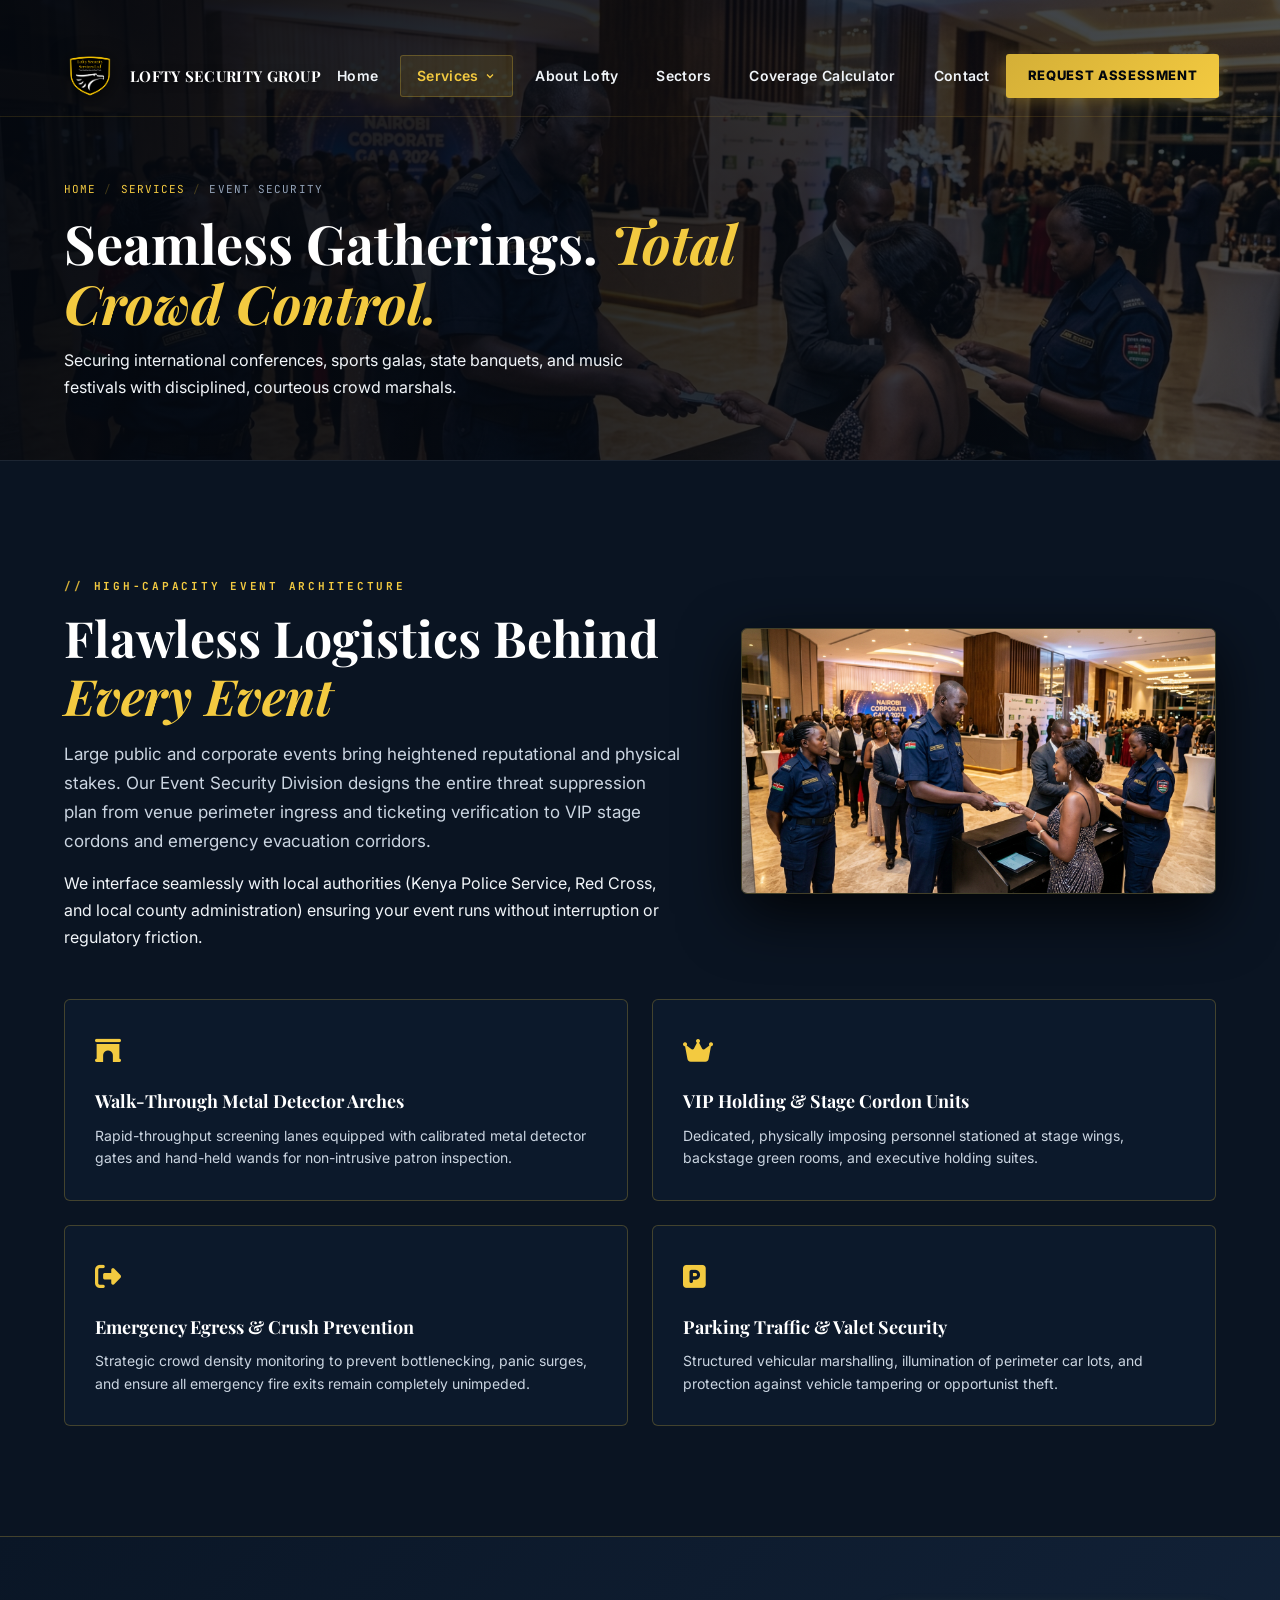
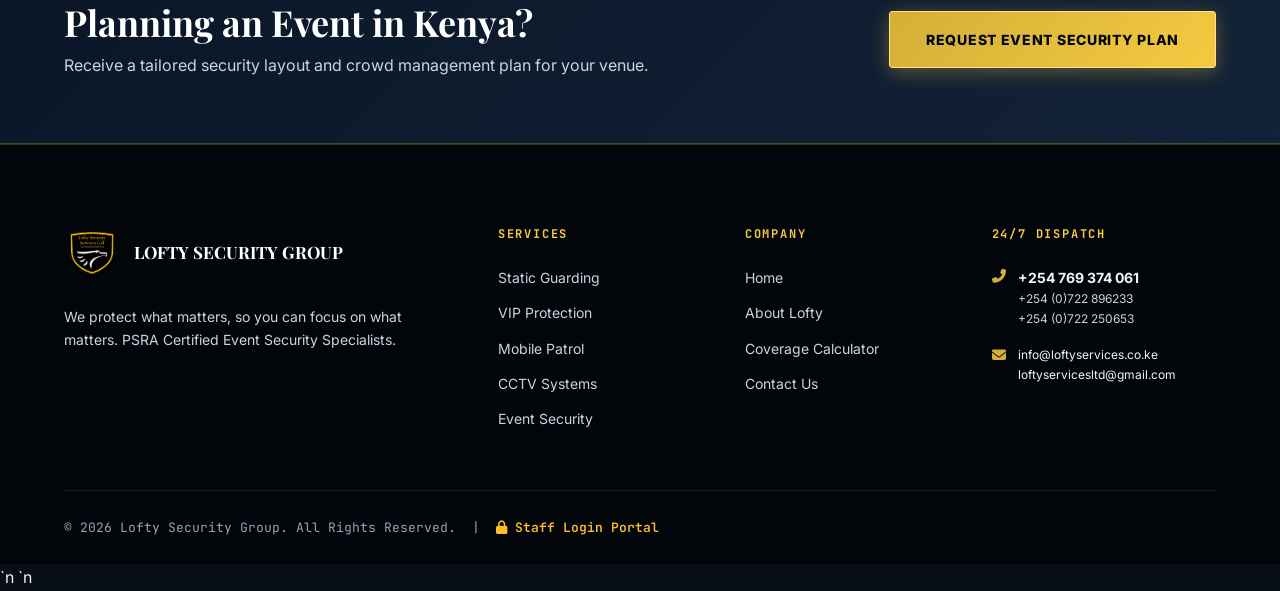
<file: event-security.html>
<!DOCTYPE html>
<html lang="en">
<head>
  <meta charset="UTF-8">
  <meta name="viewport" content="width=device-width, initial-scale=1.0">
  <title>Event Security & Crowd Management | Lofty Security Group Kenya</title>
  <meta name="description" content="Comprehensive security planning, crowd control, metal detector portals, VIP enclosures, and emergency egress protocols for major summits and events in Kenya.">
  <link rel="icon" type="image/png" href="images/logo.png">
  <link rel="stylesheet" href="https://cdnjs.cloudflare.com/ajax/libs/font-awesome/6.4.0/css/all.min.css">
  <link rel="stylesheet" href="css/styles.css">
</head>
<body>

  <!-- LOADING ANIMATION SCREEN -->
  <div id="loading-screen" aria-live="polite">
    <img src="images/logo.png" alt="Lofty Security Group Logo" class="loader-logo">
    <div class="loader-brand">
      <h1>LOFTY SECURITY GROUP</h1>
      <span>EVENT SECURITY &amp; CROWD MANAGEMENT</span>
    </div>
    <div class="loader-bar-wrap"><div class="loader-bar"></div></div>
    <div class="loader-dots"><span></span><span></span><span></span></div>
  </div>

  

  <!-- NAVIGATION -->
  <header id="site-nav">
    <div class="nav-inner">
      <a href="index.html" class="nav-logo">
        <img src="images/logo.png" alt="Lofty Security Group Crest">
        <span class="nav-logo-text">LOFTY SECURITY GROUP</span>
      </a>

      <nav>
        <ul class="nav-links">
          <li><a href="index.html">Home</a></li>
          <li>
            <a href="index.html#services" class="active">Services <svg viewBox="0 0 24 24" fill="none" stroke="currentColor" stroke-width="2.5"><polyline points="6 9 12 15 18 9"/></svg></a>
            <div class="dropdown dropdown-wide">
              <a href="static-guarding.html">
                <div class="dropdown-icon"><i class="fas fa-user-shield"></i></div>
                <div><div class="dropdown-label">Static Guarding &amp; Access Control</div><div class="dropdown-sub">Vetted physical security &amp; access control</div></div>
              </a>
              <a href="vip-protection.html">
                <div class="dropdown-icon"><i class="fas fa-shield-alt"></i></div>
                <div><div class="dropdown-label">VIP &amp; Executive Close Protection</div><div class="dropdown-sub">Armed escorts &amp; secure motorcades</div></div>
              </a>
              <a href="mobile-patrol.html">
                <div class="dropdown-icon"><i class="fas fa-car-side"></i></div>
                <div><div class="dropdown-label">Mobile Patrol &amp; Rapid Response</div><div class="dropdown-sub">GPS-coordinated tactical sweeps</div></div>
              </a>
              <a href="cctv-technology.html">
                <div class="dropdown-icon"><i class="fas fa-video"></i></div>
                <div><div class="dropdown-label">Security Technology &amp; AI CCTV</div><div class="dropdown-sub">Thermal perimeter alarms &amp; biometrics</div></div>
              </a>
              <a href="event-security.html">
                <div class="dropdown-icon"><i class="fas fa-users"></i></div>
                <div><div class="dropdown-label">Event Security &amp; Crowd Management</div><div class="dropdown-sub">Full perimeter access control &amp; VIP cordons</div></div>
              </a>
              <a href="index.html#services">
                <div class="dropdown-icon"><i class="fas fa-store"></i></div>
                <div><div class="dropdown-label">Retail Loss Prevention &amp; Assets</div><div class="dropdown-sub">Covert floor detectives &amp; inventory safety</div></div>
              </a>
            </div>
          </li>
          <li><a href="about.html">About Lofty</a></li>
          <li><a href="index.html#sectors">Sectors</a></li>
          <li><a href="index.html#calculator">Coverage Calculator</a></li>
          <li><a href="contact.html">Contact</a></li>
        </ul>
      </nav>

      <div class="nav-cta">
        <a href="contact.html" class="btn btn-nav-contact">Request Assessment</a>
        <button class="nav-mobile-toggle" aria-label="Toggle navigation">
          <span></span><span></span><span></span>
        </button>
      </div>
    </div>
  </header>

  <!-- MOBILE NAV -->
  <div id="mobile-nav" role="dialog">
    <div class="mobile-nav-links">
      <a href="index.html">Home</a>
      <a href="about.html">About Us</a>
      <a href="static-guarding.html" class="sub-link">• Static Guarding</a>
      <a href="vip-protection.html" class="sub-link">• VIP Close Protection</a>
      <a href="mobile-patrol.html" class="sub-link">• Mobile Patrol &amp; Response</a>
      <a href="cctv-technology.html" class="sub-link">• CCTV &amp; Security Tech</a>
      <a href="event-security.html" class="sub-link">• Event Security</a>
      <a href="contact.html">Contact &amp; Operations</a>
    </div>
  </div>

  <!-- PAGE HERO -->
  <section class="page-hero">
    <div class="page-hero-bg">
      <img src="images/event_security.jpg" alt="Event Security Crowd Logistics">
    </div>
    <div class="page-hero-overlay"></div>
    <div class="page-hero-content">
      <div class="breadcrumb">
        <a href="index.html">Home</a>
        <span class="breadcrumb-sep">/</span>
        <a href="index.html#services">Services</a>
        <span class="breadcrumb-sep">/</span>
        <span>Event Security</span>
      </div>
      <h1 class="page-hero-title">Seamless Gatherings. <em>Total Crowd Control.</em></h1>
      <p class="page-hero-sub">Securing international conferences, sports galas, state banquets, and music festivals with disciplined, courteous crowd marshals.</p>
    </div>
  </section>

  <!-- CONTENT -->
  <section class="section section-warm">
    <div class="container">
      <div class="service-intro reveal">
        <div>
          <div class="section-eyebrow">HIGH-CAPACITY EVENT ARCHITECTURE</div>
          <h2 class="section-title">Flawless Logistics Behind <em>Every Event</em></h2>
          <p class="section-lead" style="margin-top: 16px;">
            Large public and corporate events bring heightened reputational and physical stakes. Our Event Security Division designs the entire threat suppression plan from venue perimeter ingress and ticketing verification to VIP stage cordons and emergency evacuation corridors.
          </p>
          <p style="margin-top: 14px; color: var(--text-mid); line-height: 1.7;">
            We interface seamlessly with local authorities (Kenya Police Service, Red Cross, and local county administration) ensuring your event runs without interruption or regulatory friction.
          </p>
        </div>

        <div class="service-intro-image">
          <img src="images/event_security.jpg" alt="Lofty Event Security Stewards">
        </div>
      </div>

      <div class="service-details reveal">
        <div class="service-detail-box">
          <div class="service-detail-icon"><i class="fas fa-archway"></i></div>
          <h3 class="service-detail-title">Walk-Through Metal Detector Arches</h3>
          <p class="service-detail-text">Rapid-throughput screening lanes equipped with calibrated metal detector gates and hand-held wands for non-intrusive patron inspection.</p>
        </div>

        <div class="service-detail-box">
          <div class="service-detail-icon"><i class="fas fa-crown"></i></div>
          <h3 class="service-detail-title">VIP Holding &amp; Stage Cordon Units</h3>
          <p class="service-detail-text">Dedicated, physically imposing personnel stationed at stage wings, backstage green rooms, and executive holding suites.</p>
        </div>

        <div class="service-detail-box">
          <div class="service-detail-icon"><i class="fas fa-sign-out-alt"></i></div>
          <h3 class="service-detail-title">Emergency Egress &amp; Crush Prevention</h3>
          <p class="service-detail-text">Strategic crowd density monitoring to prevent bottlenecking, panic surges, and ensure all emergency fire exits remain completely unimpeded.</p>
        </div>

        <div class="service-detail-box">
          <div class="service-detail-icon"><i class="fas fa-parking"></i></div>
          <h3 class="service-detail-title">Parking Traffic &amp; Valet Security</h3>
          <p class="service-detail-text">Structured vehicular marshalling, illumination of perimeter car lots, and protection against vehicle tampering or opportunist theft.</p>
        </div>
      </div>
    </div>
  </section>

  <!-- CTA BAND -->
  <section class="cta-band">
    <div class="cta-band-inner">
      <div>
        <h3 class="cta-band-title">Planning an Event in Kenya?</h3>
        <p class="cta-band-sub">Receive a tailored security layout and crowd management plan for your venue.</p>
      </div>
      <a href="contact.html" class="btn-cta-dark">Request Event Security Plan</a>
    </div>
  </section>

  <!-- FOOTER -->
  <footer id="site-footer">
    <div class="container">
      <div class="footer-grid">
        <div class="footer-brand">
          <div class="footer-logo">
            <img src="images/logo.png" alt="Lofty Security Group Logo">
            <span class="footer-logo-text">LOFTY SECURITY GROUP</span>
          </div>
          <p class="footer-tagline">We protect what matters, so you can focus on what matters. PSRA Certified Event Security Specialists.</p>
        </div>
        <div>
          <h4 class="footer-heading">Services</h4>
          <div class="footer-links">
            <a href="static-guarding.html">Static Guarding</a>
            <a href="vip-protection.html">VIP Protection</a>
            <a href="mobile-patrol.html">Mobile Patrol</a>
            <a href="cctv-technology.html">CCTV Systems</a>
            <a href="event-security.html">Event Security</a>
          </div>
        </div>
        <div>
          <h4 class="footer-heading">Company</h4>
          <div class="footer-links">
            <a href="index.html">Home</a>
            <a href="about.html">About Lofty</a>
            <a href="index.html#calculator">Coverage Calculator</a>
            <a href="contact.html">Contact Us</a>
          </div>
        </div>
        <div>
          <h4 class="footer-heading">24/7 Dispatch</h4>
          <div class="footer-contact-item">
            <i class="fas fa-phone-alt footer-contact-icon"></i>
            <div>
              <a href="tel:+254769374061" style="color: inherit; display: block;"><strong>+254 769 374 061</strong></a>
              <a href="tel:+254722896233" style="color: inherit; display: block; font-size: 12px; opacity: 0.85;">+254 (0)722 896233</a>
              <a href="tel:+254722250653" style="color: inherit; display: block; font-size: 12px; opacity: 0.85;">+254 (0)722 250653</a>
            </div>
          </div>
          <div class="footer-contact-item" style="margin-top: 8px;">
            <i class="fas fa-envelope footer-contact-icon"></i>
            <div>
              <a href="mailto:info@loftyservices.co.ke" style="color: inherit; display: block; font-size: 12px;">info@loftyservices.co.ke</a>
              <a href="mailto:loftyservicesltd@gmail.com" style="color: inherit; display: block; font-size: 12px;">loftyservicesltd@gmail.com</a>
            </div>
          </div>
        </div>
      </div>
      <div class="footer-bottom">
        <div>&copy; 2026 Lofty Security Group. All Rights Reserved. &nbsp;|&nbsp; <a href="system/" style="color: #fbbf24; font-weight: 600;"><i class="fas fa-lock"></i> Staff Login Portal</a></div>
      </div>
    </div>
  </footer>

  <button id="back-to-top" aria-label="Back to top"><i class="fas fa-chevron-up"></i></button>
  <script src="js/gsap.min.js"></script>`n  <script src="js/ScrollTrigger.min.js"></script>`n  <script src="js/main.js"></script>
</body>
</html>
</file>
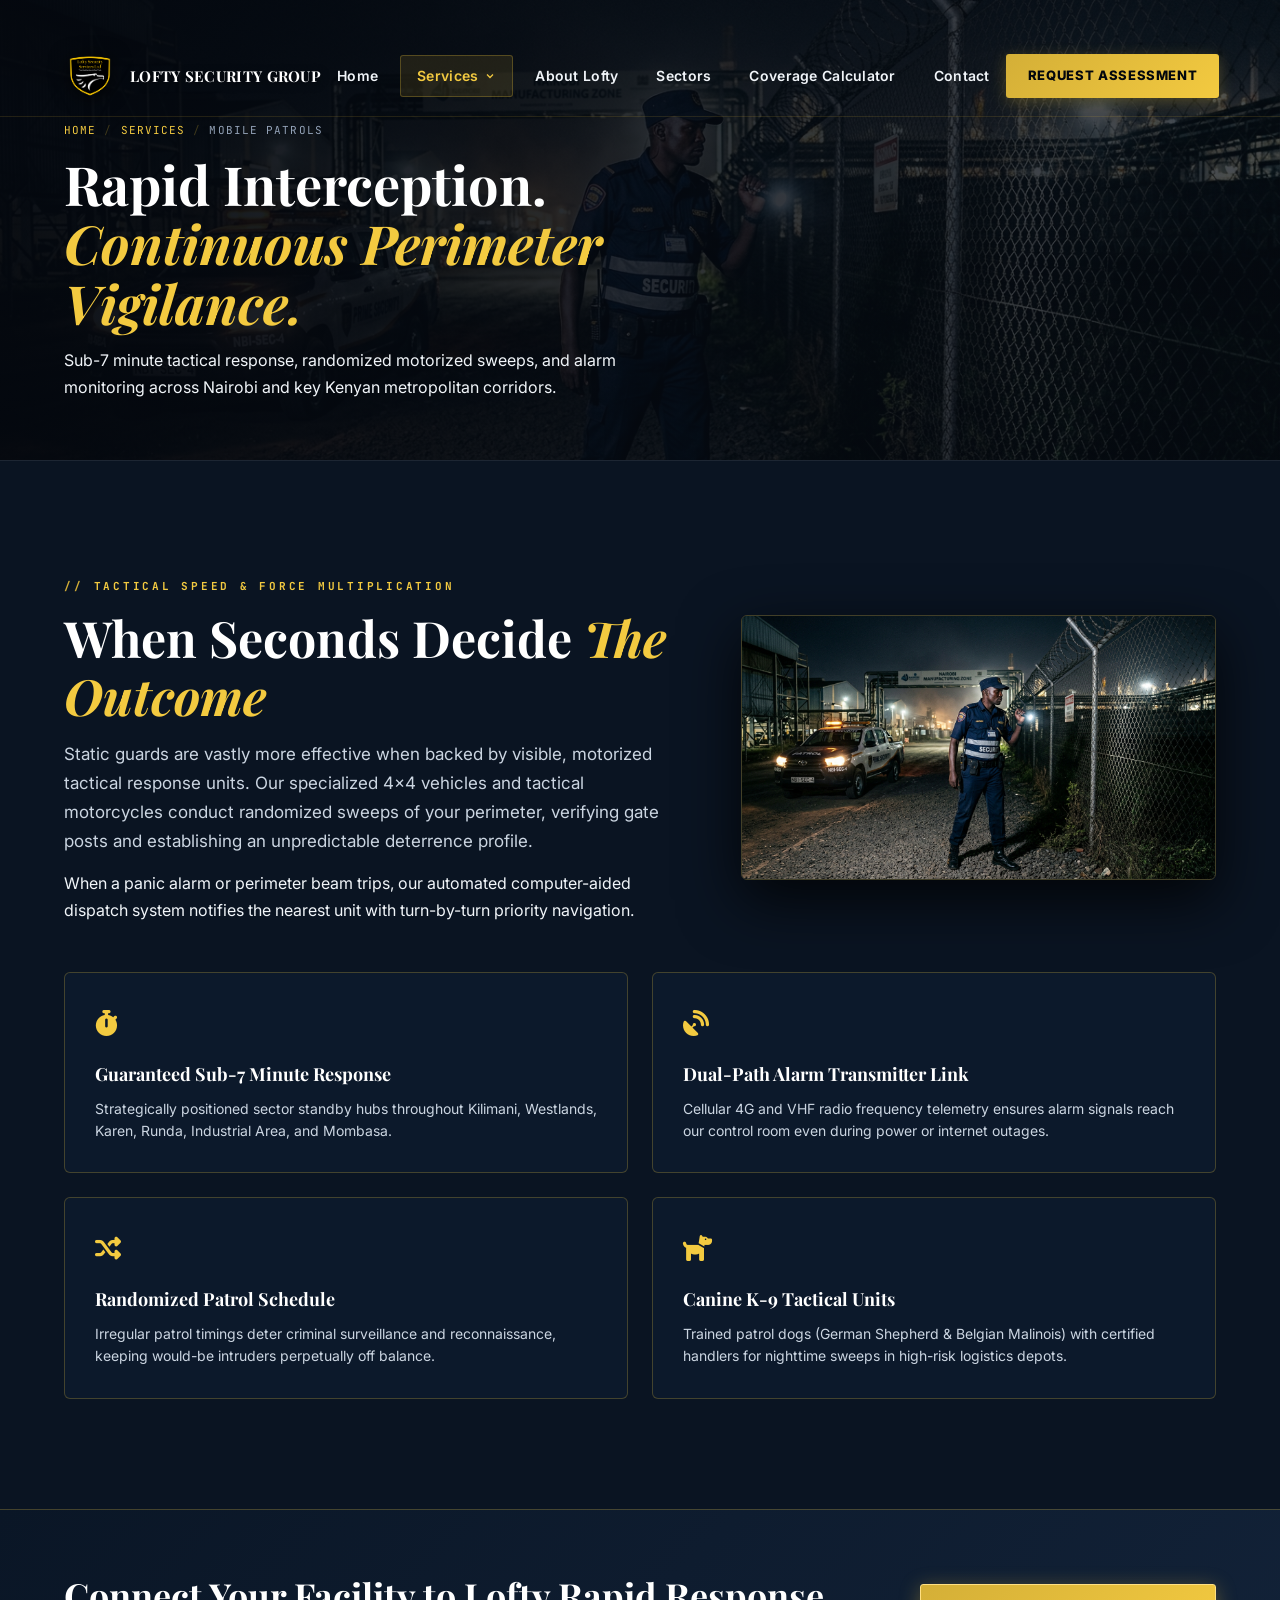
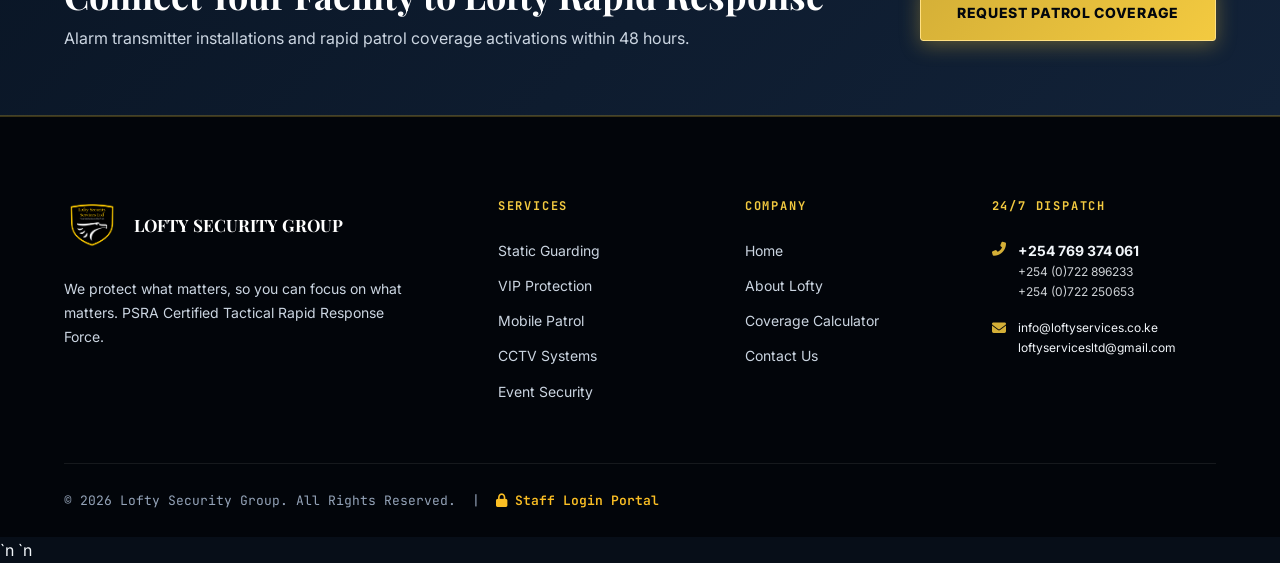
<file: mobile-patrol.html>
<!DOCTYPE html>
<html lang="en">
<head>
  <meta charset="UTF-8">
  <meta name="viewport" content="width=device-width, initial-scale=1.0">
  <title>Mobile Patrols & Rapid Tactical Response | Lofty Security Group Kenya</title>
  <meta name="description" content="Sub-7 minute rapid response units, motorized tactical perimeter sweeps, and alarm monitoring across Nairobi estates, commercial districts, and industrial parks.">
  <link rel="icon" type="image/png" href="images/logo.png">
  <link rel="stylesheet" href="https://cdnjs.cloudflare.com/ajax/libs/font-awesome/6.4.0/css/all.min.css">
  <link rel="stylesheet" href="css/styles.css">
</head>
<body>

  <!-- LOADING ANIMATION SCREEN -->
  <div id="loading-screen" aria-live="polite">
    <img src="images/logo.png" alt="Lofty Security Group Logo" class="loader-logo">
    <div class="loader-brand">
      <h1>LOFTY SECURITY GROUP</h1>
      <span>MOBILE PATROL &amp; RAPID RESPONSE</span>
    </div>
    <div class="loader-bar-wrap"><div class="loader-bar"></div></div>
    <div class="loader-dots"><span></span><span></span><span></span></div>
  </div>

  

  <!-- NAVIGATION -->
  <header id="site-nav">
    <div class="nav-inner">
      <a href="index.html" class="nav-logo">
        <img src="images/logo.png" alt="Lofty Security Group Crest">
        <span class="nav-logo-text">LOFTY SECURITY GROUP</span>
      </a>

      <nav>
        <ul class="nav-links">
          <li><a href="index.html">Home</a></li>
          <li>
            <a href="index.html#services" class="active">Services <svg viewBox="0 0 24 24" fill="none" stroke="currentColor" stroke-width="2.5"><polyline points="6 9 12 15 18 9"/></svg></a>
            <div class="dropdown dropdown-wide">
              <a href="static-guarding.html">
                <div class="dropdown-icon"><i class="fas fa-user-shield"></i></div>
                <div><div class="dropdown-label">Static Guarding &amp; Access Control</div><div class="dropdown-sub">Vetted physical security &amp; access control</div></div>
              </a>
              <a href="vip-protection.html">
                <div class="dropdown-icon"><i class="fas fa-shield-alt"></i></div>
                <div><div class="dropdown-label">VIP &amp; Executive Close Protection</div><div class="dropdown-sub">Armed escorts &amp; secure motorcades</div></div>
              </a>
              <a href="mobile-patrol.html">
                <div class="dropdown-icon"><i class="fas fa-car-side"></i></div>
                <div><div class="dropdown-label">Mobile Patrol &amp; Rapid Response</div><div class="dropdown-sub">GPS-coordinated tactical sweeps</div></div>
              </a>
              <a href="cctv-technology.html">
                <div class="dropdown-icon"><i class="fas fa-video"></i></div>
                <div><div class="dropdown-label">Security Technology &amp; AI CCTV</div><div class="dropdown-sub">Thermal perimeter alarms &amp; biometrics</div></div>
              </a>
              <a href="event-security.html">
                <div class="dropdown-icon"><i class="fas fa-users"></i></div>
                <div><div class="dropdown-label">Event Security &amp; Crowd Management</div><div class="dropdown-sub">Full perimeter access control &amp; VIP cordons</div></div>
              </a>
              <a href="index.html#services">
                <div class="dropdown-icon"><i class="fas fa-store"></i></div>
                <div><div class="dropdown-label">Retail Loss Prevention &amp; Assets</div><div class="dropdown-sub">Covert floor detectives &amp; inventory safety</div></div>
              </a>
            </div>
          </li>
          <li><a href="about.html">About Lofty</a></li>
          <li><a href="index.html#sectors">Sectors</a></li>
          <li><a href="index.html#calculator">Coverage Calculator</a></li>
          <li><a href="contact.html">Contact</a></li>
        </ul>
      </nav>

      <div class="nav-cta">
        <a href="contact.html" class="btn btn-nav-contact">Request Assessment</a>
        <button class="nav-mobile-toggle" aria-label="Toggle navigation">
          <span></span><span></span><span></span>
        </button>
      </div>
    </div>
  </header>

  <!-- MOBILE NAV -->
  <div id="mobile-nav" role="dialog">
    <div class="mobile-nav-links">
      <a href="index.html">Home</a>
      <a href="about.html">About Us</a>
      <a href="static-guarding.html" class="sub-link">• Static Guarding</a>
      <a href="vip-protection.html" class="sub-link">• VIP Close Protection</a>
      <a href="mobile-patrol.html" class="sub-link">• Mobile Patrol &amp; Response</a>
      <a href="cctv-technology.html" class="sub-link">• CCTV &amp; Security Tech</a>
      <a href="event-security.html" class="sub-link">• Event Security</a>
      <a href="contact.html">Contact &amp; Operations</a>
    </div>
  </div>

  <!-- PAGE HERO -->
  <section class="page-hero">
    <div class="page-hero-bg">
      <img src="images/mobile_patrol.jpg" alt="Mobile Patrol Vehicle Unit in Kenya">
    </div>
    <div class="page-hero-overlay"></div>
    <div class="page-hero-content">
      <div class="breadcrumb">
        <a href="index.html">Home</a>
        <span class="breadcrumb-sep">/</span>
        <a href="index.html#services">Services</a>
        <span class="breadcrumb-sep">/</span>
        <span>Mobile Patrols</span>
      </div>
      <h1 class="page-hero-title">Rapid Interception. <em>Continuous Perimeter Vigilance.</em></h1>
      <p class="page-hero-sub">Sub-7 minute tactical response, randomized motorized sweeps, and alarm monitoring across Nairobi and key Kenyan metropolitan corridors.</p>
    </div>
  </section>

  <!-- MAIN CONTENT -->
  <section class="section section-warm">
    <div class="container">
      <div class="service-intro reveal">
        <div>
          <div class="section-eyebrow">TACTICAL SPEED &amp; FORCE MULTIPLICATION</div>
          <h2 class="section-title">When Seconds Decide <em>The Outcome</em></h2>
          <p class="section-lead" style="margin-top: 16px;">
            Static guards are vastly more effective when backed by visible, motorized tactical response units. Our specialized 4x4 vehicles and tactical motorcycles conduct randomized sweeps of your perimeter, verifying gate posts and establishing an unpredictable deterrence profile.
          </p>
          <p style="margin-top: 14px; color: var(--text-mid); line-height: 1.7;">
            When a panic alarm or perimeter beam trips, our automated computer-aided dispatch system notifies the nearest unit with turn-by-turn priority navigation.
          </p>
        </div>

        <div class="service-intro-image">
          <img src="images/mobile_patrol.jpg" alt="Lofty Mobile Patrol Fleet">
        </div>
      </div>

      <div class="service-details reveal">
        <div class="service-detail-box">
          <div class="service-detail-icon"><i class="fas fa-stopwatch"></i></div>
          <h3 class="service-detail-title">Guaranteed Sub-7 Minute Response</h3>
          <p class="service-detail-text">Strategically positioned sector standby hubs throughout Kilimani, Westlands, Karen, Runda, Industrial Area, and Mombasa.</p>
        </div>

        <div class="service-detail-box">
          <div class="service-detail-icon"><i class="fas fa-satellite-dish"></i></div>
          <h3 class="service-detail-title">Dual-Path Alarm Transmitter Link</h3>
          <p class="service-detail-text">Cellular 4G and VHF radio frequency telemetry ensures alarm signals reach our control room even during power or internet outages.</p>
        </div>

        <div class="service-detail-box">
          <div class="service-detail-icon"><i class="fas fa-random"></i></div>
          <h3 class="service-detail-title">Randomized Patrol Schedule</h3>
          <p class="service-detail-text">Irregular patrol timings deter criminal surveillance and reconnaissance, keeping would-be intruders perpetually off balance.</p>
        </div>

        <div class="service-detail-box">
          <div class="service-detail-icon"><i class="fas fa-dog"></i></div>
          <h3 class="service-detail-title">Canine K-9 Tactical Units</h3>
          <p class="service-detail-text">Trained patrol dogs (German Shepherd &amp; Belgian Malinois) with certified handlers for nighttime sweeps in high-risk logistics depots.</p>
        </div>
      </div>
    </div>
  </section>

  <!-- CTA BAND -->
  <section class="cta-band">
    <div class="cta-band-inner">
      <div>
        <h3 class="cta-band-title">Connect Your Facility to Lofty Rapid Response</h3>
        <p class="cta-band-sub">Alarm transmitter installations and rapid patrol coverage activations within 48 hours.</p>
      </div>
      <a href="contact.html" class="btn-cta-dark">Request Patrol Coverage</a>
    </div>
  </section>

  <!-- FOOTER -->
  <footer id="site-footer">
    <div class="container">
      <div class="footer-grid">
        <div class="footer-brand">
          <div class="footer-logo">
            <img src="images/logo.png" alt="Lofty Security Group Logo">
            <span class="footer-logo-text">LOFTY SECURITY GROUP</span>
          </div>
          <p class="footer-tagline">We protect what matters, so you can focus on what matters. PSRA Certified Tactical Rapid Response Force.</p>
        </div>
        <div>
          <h4 class="footer-heading">Services</h4>
          <div class="footer-links">
            <a href="static-guarding.html">Static Guarding</a>
            <a href="vip-protection.html">VIP Protection</a>
            <a href="mobile-patrol.html">Mobile Patrol</a>
            <a href="cctv-technology.html">CCTV Systems</a>
            <a href="event-security.html">Event Security</a>
          </div>
        </div>
        <div>
          <h4 class="footer-heading">Company</h4>
          <div class="footer-links">
            <a href="index.html">Home</a>
            <a href="about.html">About Lofty</a>
            <a href="index.html#calculator">Coverage Calculator</a>
            <a href="contact.html">Contact Us</a>
          </div>
        </div>
        <div>
          <h4 class="footer-heading">24/7 Dispatch</h4>
          <div class="footer-contact-item">
            <i class="fas fa-phone-alt footer-contact-icon"></i>
            <div>
              <a href="tel:+254769374061" style="color: inherit; display: block;"><strong>+254 769 374 061</strong></a>
              <a href="tel:+254722896233" style="color: inherit; display: block; font-size: 12px; opacity: 0.85;">+254 (0)722 896233</a>
              <a href="tel:+254722250653" style="color: inherit; display: block; font-size: 12px; opacity: 0.85;">+254 (0)722 250653</a>
            </div>
          </div>
          <div class="footer-contact-item" style="margin-top: 8px;">
            <i class="fas fa-envelope footer-contact-icon"></i>
            <div>
              <a href="mailto:info@loftyservices.co.ke" style="color: inherit; display: block; font-size: 12px;">info@loftyservices.co.ke</a>
              <a href="mailto:loftyservicesltd@gmail.com" style="color: inherit; display: block; font-size: 12px;">loftyservicesltd@gmail.com</a>
            </div>
          </div>
        </div>
      </div>
      <div class="footer-bottom">
        <div>&copy; 2026 Lofty Security Group. All Rights Reserved. &nbsp;|&nbsp; <a href="system/" style="color: #fbbf24; font-weight: 600;"><i class="fas fa-lock"></i> Staff Login Portal</a></div>
      </div>
    </div>
  </footer>

  <button id="back-to-top" aria-label="Back to top"><i class="fas fa-chevron-up"></i></button>
  <script src="js/gsap.min.js"></script>`n  <script src="js/ScrollTrigger.min.js"></script>`n  <script src="js/main.js"></script>
</body>
</html>
</file>
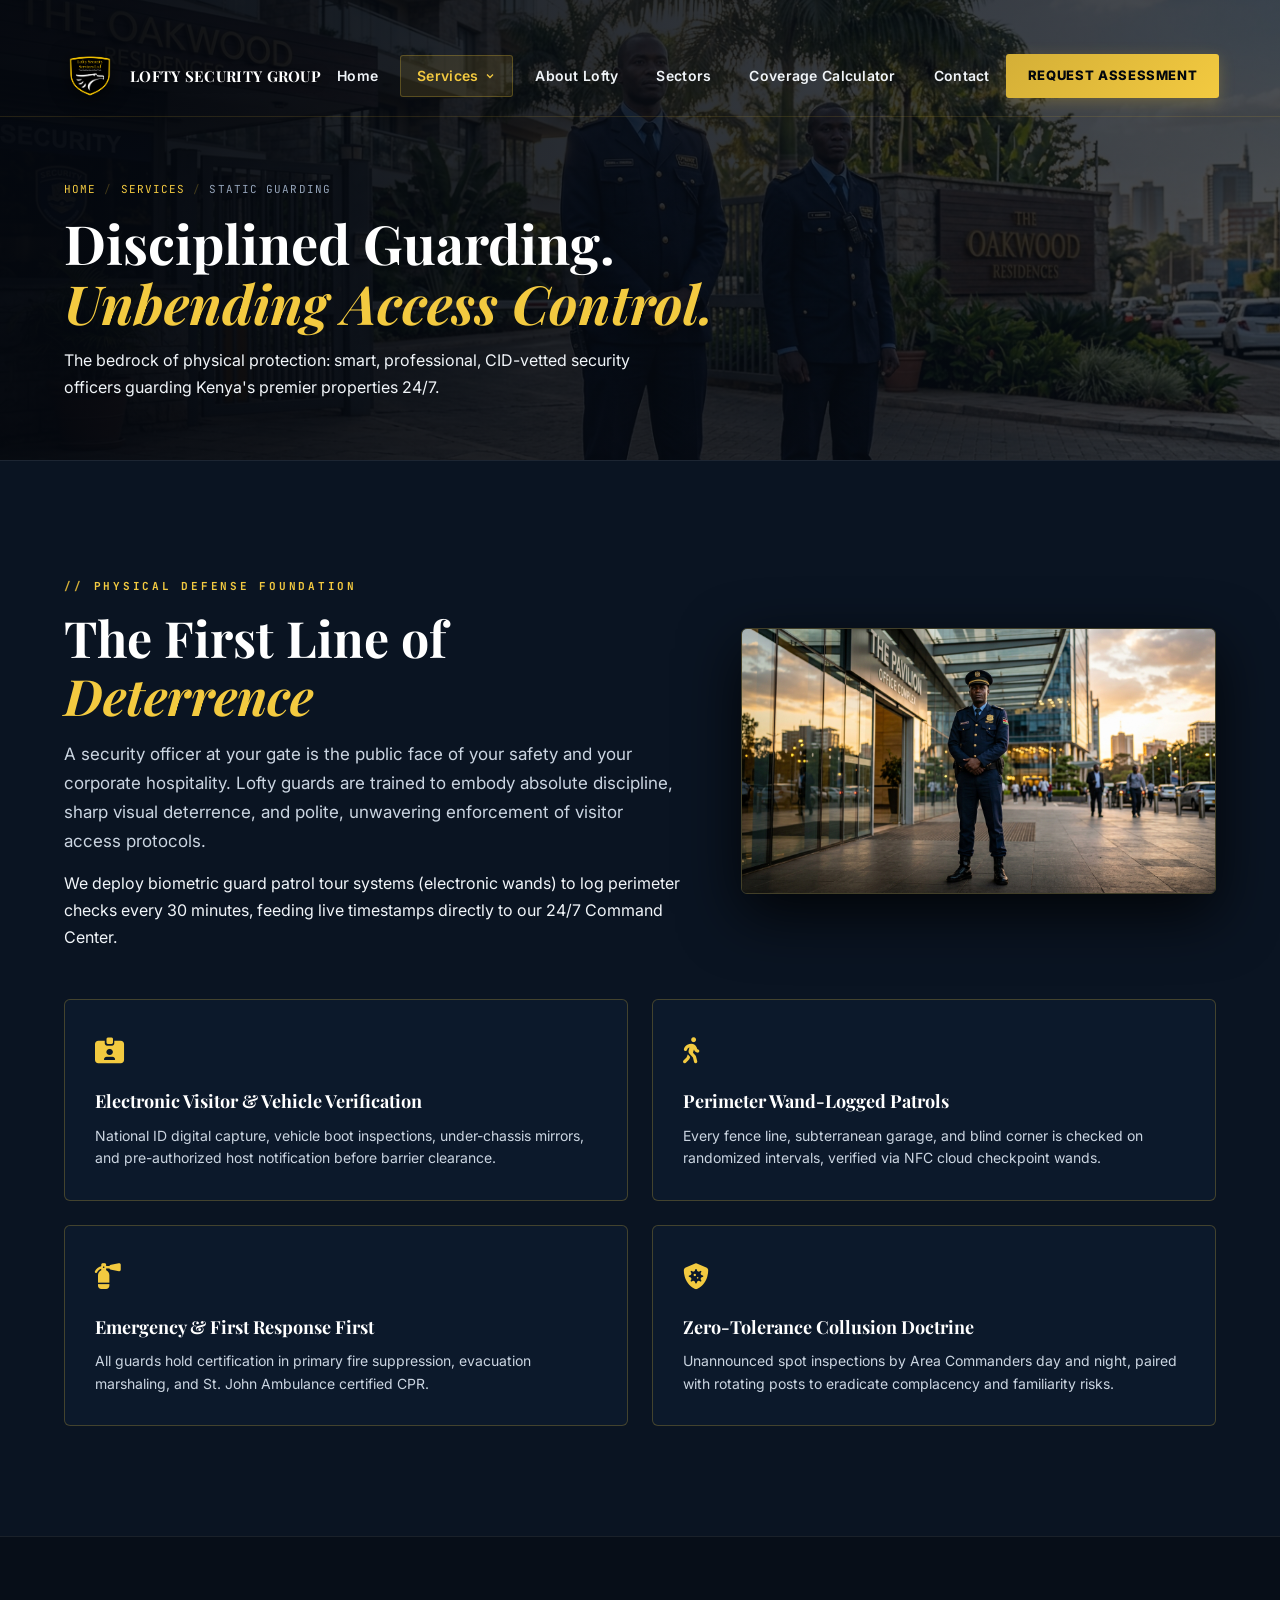
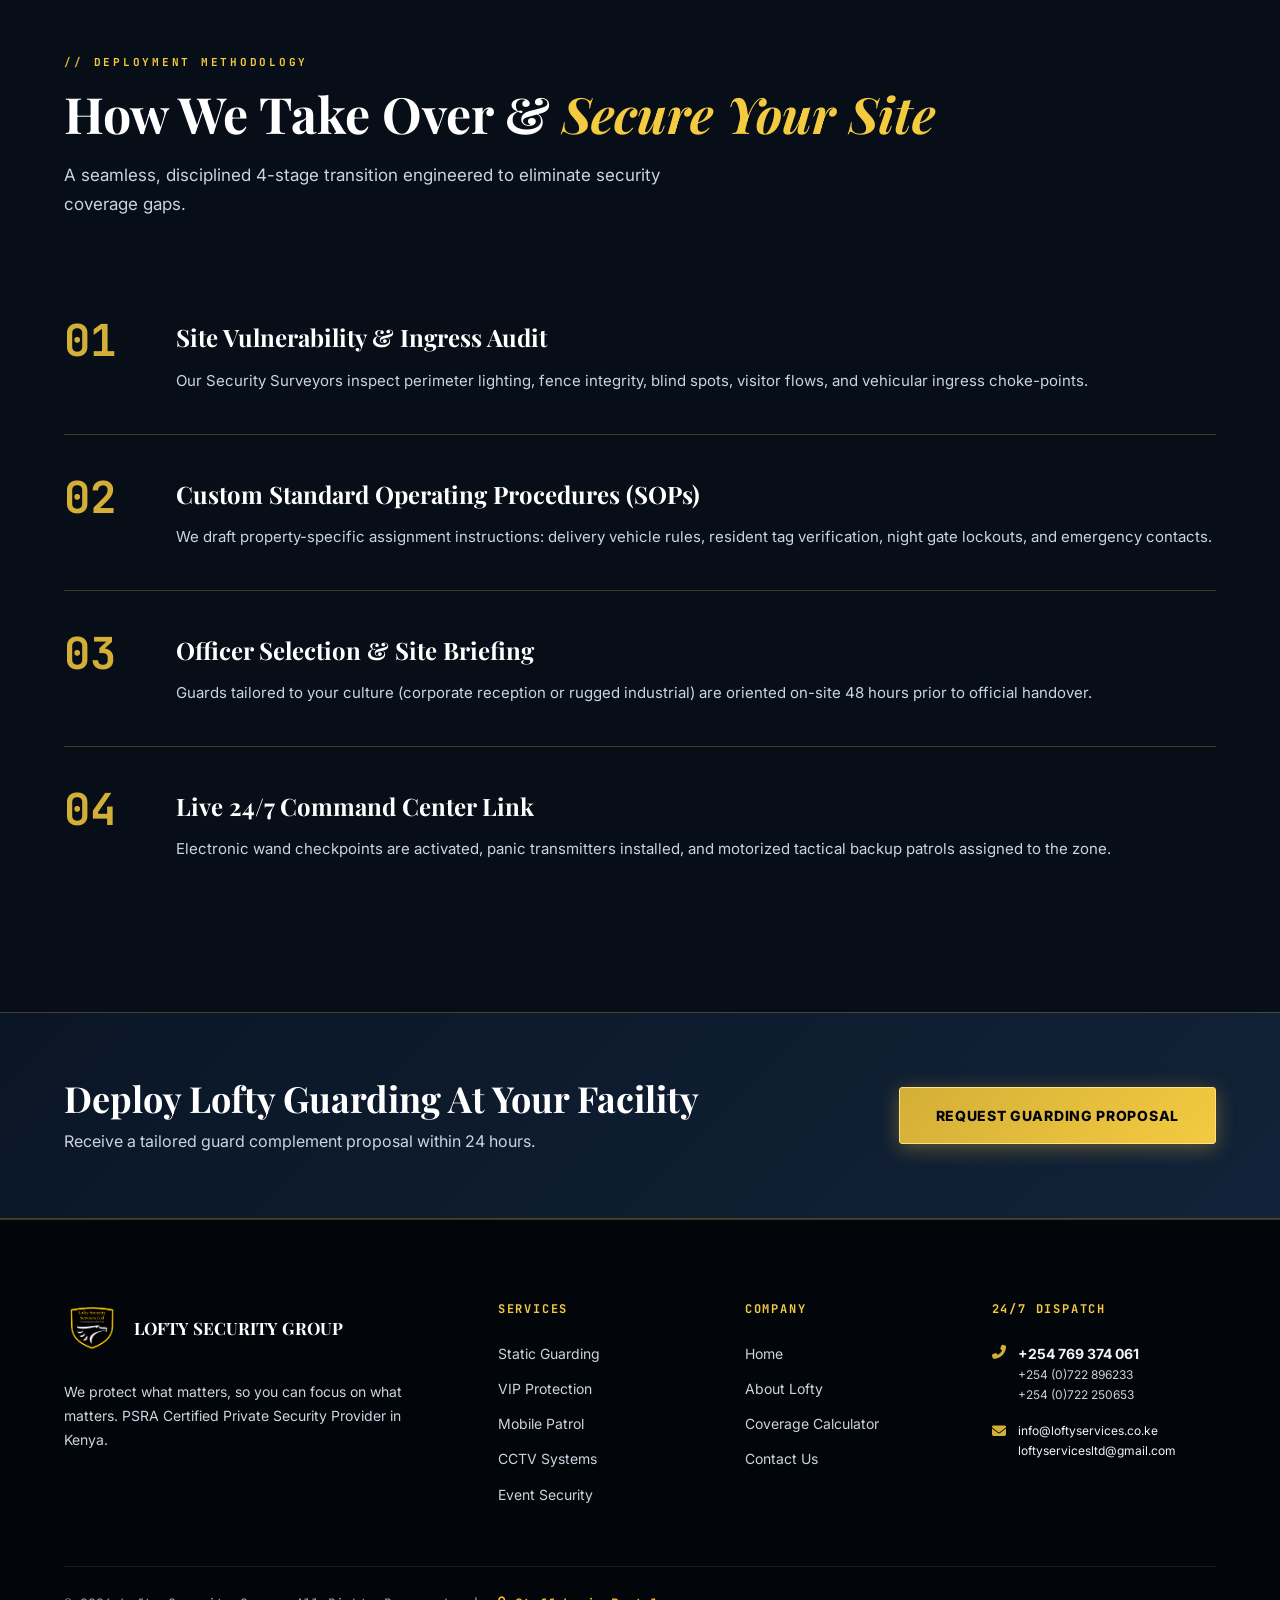
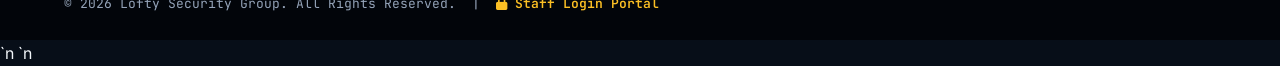
<file: static-guarding.html>
<!DOCTYPE html>
<html lang="en">
<head>
  <meta charset="UTF-8">
  <meta name="viewport" content="width=device-width, initial-scale=1.0">
  <title>Static Guarding & Access Control | Lofty Security Group Kenya</title>
  <meta name="description" content="Elite uniformed physical guarding, perimeter access control, and visitor screening for corporate offices, residential communities, and industrial compounds across Kenya.">
  <link rel="icon" type="image/png" href="images/logo.png">
  <link rel="stylesheet" href="https://cdnjs.cloudflare.com/ajax/libs/font-awesome/6.4.0/css/all.min.css">
  <link rel="stylesheet" href="css/styles.css">
</head>
<body>

  <!-- LOADING ANIMATION SCREEN -->
  <div id="loading-screen" aria-live="polite">
    <img src="images/logo.png" alt="Lofty Security Group Logo" class="loader-logo">
    <div class="loader-brand">
      <h1>LOFTY SECURITY GROUP</h1>
      <span>STATIC GUARDING &amp; ACCESS CONTROL</span>
    </div>
    <div class="loader-bar-wrap"><div class="loader-bar"></div></div>
    <div class="loader-dots"><span></span><span></span><span></span></div>
  </div>

  

  <!-- NAVIGATION -->
  <header id="site-nav">
    <div class="nav-inner">
      <a href="index.html" class="nav-logo">
        <img src="images/logo.png" alt="Lofty Security Group Crest">
        <span class="nav-logo-text">LOFTY SECURITY GROUP</span>
      </a>

      <nav>
        <ul class="nav-links">
          <li><a href="index.html">Home</a></li>
          <li>
            <a href="index.html#services" class="active">Services <svg viewBox="0 0 24 24" fill="none" stroke="currentColor" stroke-width="2.5"><polyline points="6 9 12 15 18 9"/></svg></a>
            <div class="dropdown dropdown-wide">
              <a href="static-guarding.html">
                <div class="dropdown-icon"><i class="fas fa-user-shield"></i></div>
                <div><div class="dropdown-label">Static Guarding &amp; Access Control</div><div class="dropdown-sub">Vetted physical security &amp; access control</div></div>
              </a>
              <a href="vip-protection.html">
                <div class="dropdown-icon"><i class="fas fa-shield-alt"></i></div>
                <div><div class="dropdown-label">VIP &amp; Executive Close Protection</div><div class="dropdown-sub">Armed escorts &amp; secure motorcades</div></div>
              </a>
              <a href="mobile-patrol.html">
                <div class="dropdown-icon"><i class="fas fa-car-side"></i></div>
                <div><div class="dropdown-label">Mobile Patrol &amp; Rapid Response</div><div class="dropdown-sub">GPS-coordinated tactical sweeps</div></div>
              </a>
              <a href="cctv-technology.html">
                <div class="dropdown-icon"><i class="fas fa-video"></i></div>
                <div><div class="dropdown-label">Security Technology &amp; AI CCTV</div><div class="dropdown-sub">Thermal perimeter alarms &amp; biometrics</div></div>
              </a>
              <a href="event-security.html">
                <div class="dropdown-icon"><i class="fas fa-users"></i></div>
                <div><div class="dropdown-label">Event Security &amp; Crowd Management</div><div class="dropdown-sub">Full perimeter access control &amp; VIP cordons</div></div>
              </a>
              <a href="index.html#services">
                <div class="dropdown-icon"><i class="fas fa-store"></i></div>
                <div><div class="dropdown-label">Retail Loss Prevention &amp; Assets</div><div class="dropdown-sub">Covert floor detectives &amp; inventory safety</div></div>
              </a>
            </div>
          </li>
          <li><a href="about.html">About Lofty</a></li>
          <li><a href="index.html#sectors">Sectors</a></li>
          <li><a href="index.html#calculator">Coverage Calculator</a></li>
          <li><a href="contact.html">Contact</a></li>
        </ul>
      </nav>

      <div class="nav-cta">
        <a href="contact.html" class="btn btn-nav-contact">Request Assessment</a>
        <button class="nav-mobile-toggle" aria-label="Toggle navigation">
          <span></span><span></span><span></span>
        </button>
      </div>
    </div>
  </header>

  <!-- MOBILE NAV -->
  <div id="mobile-nav" role="dialog">
    <div class="mobile-nav-links">
      <a href="index.html">Home</a>
      <a href="about.html">About Us</a>
      <a href="static-guarding.html" class="sub-link">• Static Guarding</a>
      <a href="vip-protection.html" class="sub-link">• VIP Close Protection</a>
      <a href="mobile-patrol.html" class="sub-link">• Mobile Patrol &amp; Response</a>
      <a href="cctv-technology.html" class="sub-link">• CCTV &amp; Security Tech</a>
      <a href="event-security.html" class="sub-link">• Event Security</a>
      <a href="index.html#sectors">Industries Served</a>
      <a href="contact.html">Contact &amp; Operations</a>
    </div>
  </div>

  <!-- PAGE HERO -->
  <section class="page-hero">
    <div class="page-hero-bg">
      <img src="images/static_guarding.jpg" alt="Static Guarding Operations">
    </div>
    <div class="page-hero-overlay"></div>
    <div class="page-hero-content">
      <div class="breadcrumb">
        <a href="index.html">Home</a>
        <span class="breadcrumb-sep">/</span>
        <a href="index.html#services">Services</a>
        <span class="breadcrumb-sep">/</span>
        <span>Static Guarding</span>
      </div>
      <h1 class="page-hero-title">Disciplined Guarding. <em>Unbending Access Control.</em></h1>
      <p class="page-hero-sub">The bedrock of physical protection: smart, professional, CID-vetted security officers guarding Kenya's premier properties 24/7.</p>
    </div>
  </section>

  <!-- INTRO & DETAILS -->
  <section class="section section-warm">
    <div class="container">
      <div class="service-intro reveal">
        <div>
          <div class="section-eyebrow">PHYSICAL DEFENSE FOUNDATION</div>
          <h2 class="section-title">The First Line of <em>Deterrence</em></h2>
          <p class="section-lead" style="margin-top: 16px;">
            A security officer at your gate is the public face of your safety and your corporate hospitality. Lofty guards are trained to embody absolute discipline, sharp visual deterrence, and polite, unwavering enforcement of visitor access protocols.
          </p>
          <p style="margin-top: 14px; color: var(--text-mid); line-height: 1.7;">
            We deploy biometric guard patrol tour systems (electronic wands) to log perimeter checks every 30 minutes, feeding live timestamps directly to our 24/7 Command Center.
          </p>
        </div>

        <div class="service-intro-image">
          <img src="images/hero_main.jpg" alt="Lofty Guard Force on Formation">
        </div>
      </div>

      <!-- SERVICE DETAIL BOXES -->
      <div class="service-details reveal">
        <div class="service-detail-box">
          <div class="service-detail-icon"><i class="fas fa-id-card-alt"></i></div>
          <h3 class="service-detail-title">Electronic Visitor &amp; Vehicle Verification</h3>
          <p class="service-detail-text">National ID digital capture, vehicle boot inspections, under-chassis mirrors, and pre-authorized host notification before barrier clearance.</p>
        </div>

        <div class="service-detail-box">
          <div class="service-detail-icon"><i class="fas fa-walking"></i></div>
          <h3 class="service-detail-title">Perimeter Wand-Logged Patrols</h3>
          <p class="service-detail-text">Every fence line, subterranean garage, and blind corner is checked on randomized intervals, verified via NFC cloud checkpoint wands.</p>
        </div>

        <div class="service-detail-box">
          <div class="service-detail-icon"><i class="fas fa-fire-extinguisher"></i></div>
          <h3 class="service-detail-title">Emergency &amp; First Response First</h3>
          <p class="service-detail-text">All guards hold certification in primary fire suppression, evacuation marshaling, and St. John Ambulance certified CPR.</p>
        </div>

        <div class="service-detail-box">
          <div class="service-detail-icon"><i class="fas fa-shield-virus"></i></div>
          <h3 class="service-detail-title">Zero-Tolerance Collusion Doctrine</h3>
          <p class="service-detail-text">Unannounced spot inspections by Area Commanders day and night, paired with rotating posts to eradicate complacency and familiarity risks.</p>
        </div>
      </div>
    </div>
  </section>

  <!-- PROCESS STEPS -->
  <section class="section section-dark">
    <div class="container">
      <div class="section-header reveal">
        <div class="section-eyebrow">DEPLOYMENT METHODOLOGY</div>
        <h2 class="section-title">How We Take Over &amp; <em>Secure Your Site</em></h2>
        <p class="section-lead">A seamless, disciplined 4-stage transition engineered to eliminate security coverage gaps.</p>
      </div>

      <div class="process-steps reveal">
        <div class="process-step">
          <div class="process-step-num">01</div>
          <div>
            <h3 class="process-step-title">Site Vulnerability &amp; Ingress Audit</h3>
            <p class="process-step-text">Our Security Surveyors inspect perimeter lighting, fence integrity, blind spots, visitor flows, and vehicular ingress choke-points.</p>
          </div>
        </div>

        <div class="process-step">
          <div class="process-step-num">02</div>
          <div>
            <h3 class="process-step-title">Custom Standard Operating Procedures (SOPs)</h3>
            <p class="process-step-text">We draft property-specific assignment instructions: delivery vehicle rules, resident tag verification, night gate lockouts, and emergency contacts.</p>
          </div>
        </div>

        <div class="process-step">
          <div class="process-step-num">03</div>
          <div>
            <h3 class="process-step-title">Officer Selection &amp; Site Briefing</h3>
            <p class="process-step-text">Guards tailored to your culture (corporate reception or rugged industrial) are oriented on-site 48 hours prior to official handover.</p>
          </div>
        </div>

        <div class="process-step">
          <div class="process-step-num">04</div>
          <div>
            <h3 class="process-step-title">Live 24/7 Command Center Link</h3>
            <p class="process-step-text">Electronic wand checkpoints are activated, panic transmitters installed, and motorized tactical backup patrols assigned to the zone.</p>
          </div>
        </div>
      </div>
    </div>
  </section>

  <!-- CTA BAND -->
  <section class="cta-band">
    <div class="cta-band-inner">
      <div>
        <h3 class="cta-band-title">Deploy Lofty Guarding At Your Facility</h3>
        <p class="cta-band-sub">Receive a tailored guard complement proposal within 24 hours.</p>
      </div>
      <a href="contact.html" class="btn-cta-dark">Request Guarding Proposal</a>
    </div>
  </section>

  <!-- FOOTER -->
  <footer id="site-footer">
    <div class="container">
      <div class="footer-grid">
        <div class="footer-brand">
          <div class="footer-logo">
            <img src="images/logo.png" alt="Lofty Security Group Logo">
            <span class="footer-logo-text">LOFTY SECURITY GROUP</span>
          </div>
          <p class="footer-tagline">We protect what matters, so you can focus on what matters. PSRA Certified Private Security Provider in Kenya.</p>
        </div>
        <div>
          <h4 class="footer-heading">Services</h4>
          <div class="footer-links">
            <a href="static-guarding.html">Static Guarding</a>
            <a href="vip-protection.html">VIP Protection</a>
            <a href="mobile-patrol.html">Mobile Patrol</a>
            <a href="cctv-technology.html">CCTV Systems</a>
            <a href="event-security.html">Event Security</a>
          </div>
        </div>
        <div>
          <h4 class="footer-heading">Company</h4>
          <div class="footer-links">
            <a href="index.html">Home</a>
            <a href="about.html">About Lofty</a>
            <a href="index.html#calculator">Coverage Calculator</a>
            <a href="contact.html">Contact Us</a>
          </div>
        </div>
        <div>
          <h4 class="footer-heading">24/7 Dispatch</h4>
          <div class="footer-contact-item">
            <i class="fas fa-phone-alt footer-contact-icon"></i>
            <div>
              <a href="tel:+254769374061" style="color: inherit; display: block;"><strong>+254 769 374 061</strong></a>
              <a href="tel:+254722896233" style="color: inherit; display: block; font-size: 12px; opacity: 0.85;">+254 (0)722 896233</a>
              <a href="tel:+254722250653" style="color: inherit; display: block; font-size: 12px; opacity: 0.85;">+254 (0)722 250653</a>
            </div>
          </div>
          <div class="footer-contact-item" style="margin-top: 8px;">
            <i class="fas fa-envelope footer-contact-icon"></i>
            <div>
              <a href="mailto:info@loftyservices.co.ke" style="color: inherit; display: block; font-size: 12px;">info@loftyservices.co.ke</a>
              <a href="mailto:loftyservicesltd@gmail.com" style="color: inherit; display: block; font-size: 12px;">loftyservicesltd@gmail.com</a>
            </div>
          </div>
        </div>
      </div>
      <div class="footer-bottom">
        <div>&copy; 2026 Lofty Security Group. All Rights Reserved. &nbsp;|&nbsp; <a href="system/" style="color: #fbbf24; font-weight: 600;"><i class="fas fa-lock"></i> Staff Login Portal</a></div>
      </div>
    </div>
  </footer>

  <button id="back-to-top" aria-label="Back to top"><i class="fas fa-chevron-up"></i></button>
  <script src="js/gsap.min.js"></script>`n  <script src="js/ScrollTrigger.min.js"></script>`n  <script src="js/main.js"></script>
</body>
</html>
</file>
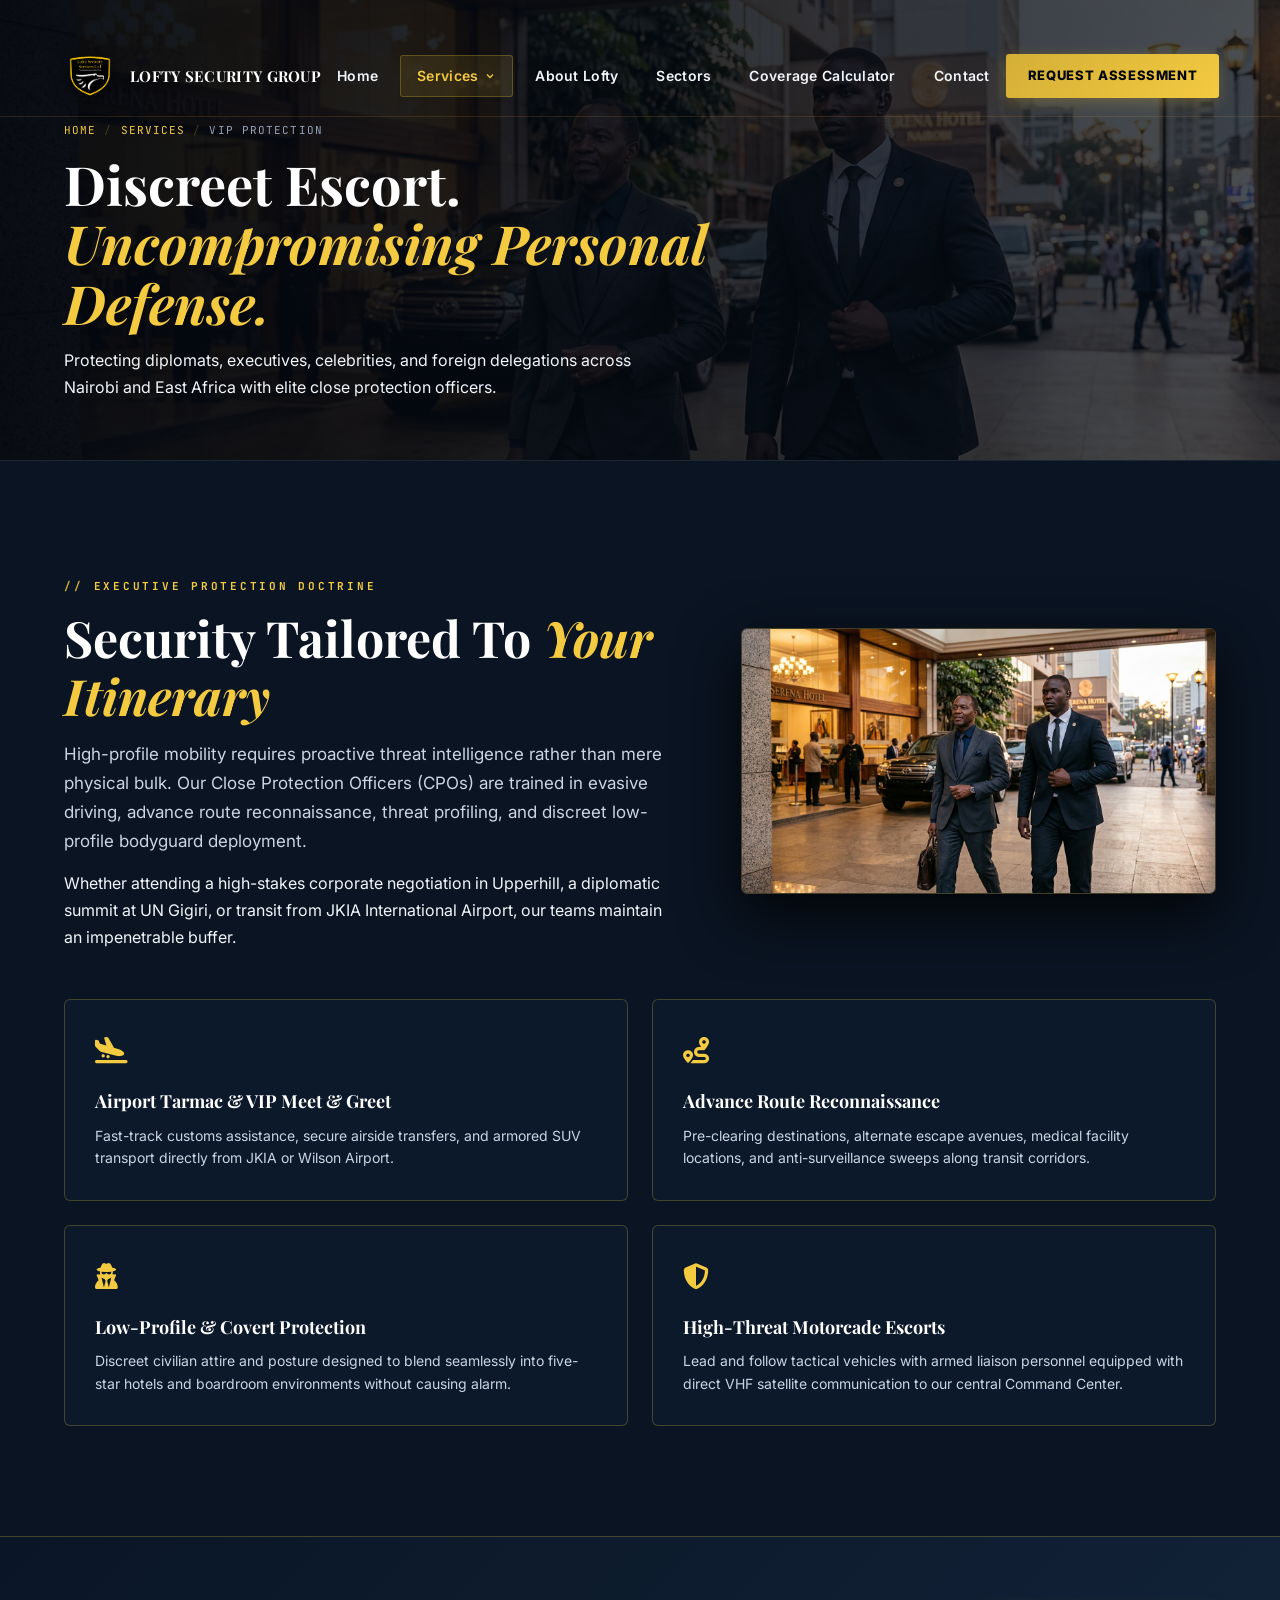
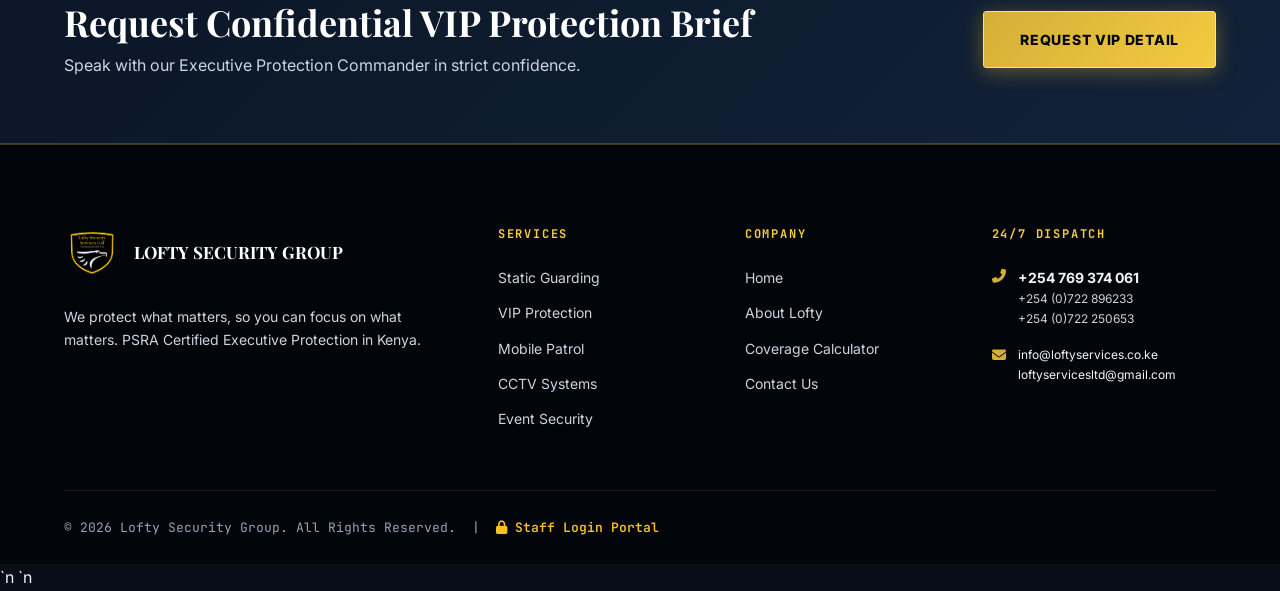
<file: vip-protection.html>
<!DOCTYPE html>
<html lang="en">
<head>
  <meta charset="UTF-8">
  <meta name="viewport" content="width=device-width, initial-scale=1.0">
  <title>VIP & Close Protection | Lofty Security Group Kenya</title>
  <meta name="description" content="Elite close protection officers, executive motorcades, armored transport, and dignitary security services in Nairobi, Kenya and East Africa.">
  <link rel="icon" type="image/png" href="images/logo.png">
  <link rel="stylesheet" href="https://cdnjs.cloudflare.com/ajax/libs/font-awesome/6.4.0/css/all.min.css">
  <link rel="stylesheet" href="css/styles.css">
</head>
<body>

  <!-- LOADING ANIMATION SCREEN -->
  <div id="loading-screen" aria-live="polite">
    <img src="images/logo.png" alt="Lofty Security Group Logo" class="loader-logo">
    <div class="loader-brand">
      <h1>LOFTY SECURITY GROUP</h1>
      <span>VIP &amp; CLOSE PROTECTION</span>
    </div>
    <div class="loader-bar-wrap"><div class="loader-bar"></div></div>
    <div class="loader-dots"><span></span><span></span><span></span></div>
  </div>

  

  <!-- NAVIGATION -->
  <header id="site-nav">
    <div class="nav-inner">
      <a href="index.html" class="nav-logo">
        <img src="images/logo.png" alt="Lofty Security Group Crest">
        <span class="nav-logo-text">LOFTY SECURITY GROUP</span>
      </a>

      <nav>
        <ul class="nav-links">
          <li><a href="index.html">Home</a></li>
          <li>
            <a href="index.html#services" class="active">Services <svg viewBox="0 0 24 24" fill="none" stroke="currentColor" stroke-width="2.5"><polyline points="6 9 12 15 18 9"/></svg></a>
            <div class="dropdown dropdown-wide">
              <a href="static-guarding.html">
                <div class="dropdown-icon"><i class="fas fa-user-shield"></i></div>
                <div><div class="dropdown-label">Static Guarding &amp; Access Control</div><div class="dropdown-sub">Vetted physical security &amp; access control</div></div>
              </a>
              <a href="vip-protection.html">
                <div class="dropdown-icon"><i class="fas fa-shield-alt"></i></div>
                <div><div class="dropdown-label">VIP &amp; Executive Close Protection</div><div class="dropdown-sub">Armed escorts &amp; secure motorcades</div></div>
              </a>
              <a href="mobile-patrol.html">
                <div class="dropdown-icon"><i class="fas fa-car-side"></i></div>
                <div><div class="dropdown-label">Mobile Patrol &amp; Rapid Response</div><div class="dropdown-sub">GPS-coordinated tactical sweeps</div></div>
              </a>
              <a href="cctv-technology.html">
                <div class="dropdown-icon"><i class="fas fa-video"></i></div>
                <div><div class="dropdown-label">Security Technology &amp; AI CCTV</div><div class="dropdown-sub">Thermal perimeter alarms &amp; biometrics</div></div>
              </a>
              <a href="event-security.html">
                <div class="dropdown-icon"><i class="fas fa-users"></i></div>
                <div><div class="dropdown-label">Event Security &amp; Crowd Management</div><div class="dropdown-sub">Full perimeter access control &amp; VIP cordons</div></div>
              </a>
              <a href="index.html#services">
                <div class="dropdown-icon"><i class="fas fa-store"></i></div>
                <div><div class="dropdown-label">Retail Loss Prevention &amp; Assets</div><div class="dropdown-sub">Covert floor detectives &amp; inventory safety</div></div>
              </a>
            </div>
          </li>
          <li><a href="about.html">About Lofty</a></li>
          <li><a href="index.html#sectors">Sectors</a></li>
          <li><a href="index.html#calculator">Coverage Calculator</a></li>
          <li><a href="contact.html">Contact</a></li>
        </ul>
      </nav>

      <div class="nav-cta">
        <a href="contact.html" class="btn btn-nav-contact">Request Assessment</a>
        <button class="nav-mobile-toggle" aria-label="Toggle navigation">
          <span></span><span></span><span></span>
        </button>
      </div>
    </div>
  </header>

  <!-- MOBILE NAV -->
  <div id="mobile-nav" role="dialog">
    <div class="mobile-nav-links">
      <a href="index.html">Home</a>
      <a href="about.html">About Us</a>
      <a href="static-guarding.html" class="sub-link">• Static Guarding</a>
      <a href="vip-protection.html" class="sub-link">• VIP Close Protection</a>
      <a href="mobile-patrol.html" class="sub-link">• Mobile Patrol &amp; Response</a>
      <a href="cctv-technology.html" class="sub-link">• CCTV &amp; Security Tech</a>
      <a href="event-security.html" class="sub-link">• Event Security</a>
      <a href="contact.html">Contact &amp; Operations</a>
    </div>
  </div>

  <!-- PAGE HERO -->
  <section class="page-hero">
    <div class="page-hero-bg">
      <img src="images/vip_protection.jpg" alt="VIP Close Protection Officers">
    </div>
    <div class="page-hero-overlay"></div>
    <div class="page-hero-content">
      <div class="breadcrumb">
        <a href="index.html">Home</a>
        <span class="breadcrumb-sep">/</span>
        <a href="index.html#services">Services</a>
        <span class="breadcrumb-sep">/</span>
        <span>VIP Protection</span>
      </div>
      <h1 class="page-hero-title">Discreet Escort. <em>Uncompromising Personal Defense.</em></h1>
      <p class="page-hero-sub">Protecting diplomats, executives, celebrities, and foreign delegations across Nairobi and East Africa with elite close protection officers.</p>
    </div>
  </section>

  <!-- CONTENT -->
  <section class="section section-warm">
    <div class="container">
      <div class="service-intro reveal">
        <div>
          <div class="section-eyebrow">EXECUTIVE PROTECTION DOCTRINE</div>
          <h2 class="section-title">Security Tailored To <em>Your Itinerary</em></h2>
          <p class="section-lead" style="margin-top: 16px;">
            High-profile mobility requires proactive threat intelligence rather than mere physical bulk. Our Close Protection Officers (CPOs) are trained in evasive driving, advance route reconnaissance, threat profiling, and discreet low-profile bodyguard deployment.
          </p>
          <p style="margin-top: 14px; color: var(--text-mid); line-height: 1.7;">
            Whether attending a high-stakes corporate negotiation in Upperhill, a diplomatic summit at UN Gigiri, or transit from JKIA International Airport, our teams maintain an impenetrable buffer.
          </p>
        </div>

        <div class="service-intro-image">
          <img src="images/vip_protection.jpg" alt="Executive Escort in Nairobi">
        </div>
      </div>

      <div class="service-details reveal">
        <div class="service-detail-box">
          <div class="service-detail-icon"><i class="fas fa-plane-arrival"></i></div>
          <h3 class="service-detail-title">Airport Tarmac &amp; VIP Meet &amp; Greet</h3>
          <p class="service-detail-text">Fast-track customs assistance, secure airside transfers, and armored SUV transport directly from JKIA or Wilson Airport.</p>
        </div>

        <div class="service-detail-box">
          <div class="service-detail-icon"><i class="fas fa-route"></i></div>
          <h3 class="service-detail-title">Advance Route Reconnaissance</h3>
          <p class="service-detail-text">Pre-clearing destinations, alternate escape avenues, medical facility locations, and anti-surveillance sweeps along transit corridors.</p>
        </div>

        <div class="service-detail-box">
          <div class="service-detail-icon"><i class="fas fa-user-secret"></i></div>
          <h3 class="service-detail-title">Low-Profile &amp; Covert Protection</h3>
          <p class="service-detail-text">Discreet civilian attire and posture designed to blend seamlessly into five-star hotels and boardroom environments without causing alarm.</p>
        </div>

        <div class="service-detail-box">
          <div class="service-detail-icon"><i class="fas fa-shield-alt"></i></div>
          <h3 class="service-detail-title">High-Threat Motorcade Escorts</h3>
          <p class="service-detail-text">Lead and follow tactical vehicles with armed liaison personnel equipped with direct VHF satellite communication to our central Command Center.</p>
        </div>
      </div>
    </div>
  </section>

  <!-- CTA BAND -->
  <section class="cta-band">
    <div class="cta-band-inner">
      <div>
        <h3 class="cta-band-title">Request Confidential VIP Protection Brief</h3>
        <p class="cta-band-sub">Speak with our Executive Protection Commander in strict confidence.</p>
      </div>
      <a href="contact.html" class="btn-cta-dark">Request VIP Detail</a>
    </div>
  </section>

  <!-- FOOTER -->
  <footer id="site-footer">
    <div class="container">
      <div class="footer-grid">
        <div class="footer-brand">
          <div class="footer-logo">
            <img src="images/logo.png" alt="Lofty Security Group Logo">
            <span class="footer-logo-text">LOFTY SECURITY GROUP</span>
          </div>
          <p class="footer-tagline">We protect what matters, so you can focus on what matters. PSRA Certified Executive Protection in Kenya.</p>
        </div>
        <div>
          <h4 class="footer-heading">Services</h4>
          <div class="footer-links">
            <a href="static-guarding.html">Static Guarding</a>
            <a href="vip-protection.html">VIP Protection</a>
            <a href="mobile-patrol.html">Mobile Patrol</a>
            <a href="cctv-technology.html">CCTV Systems</a>
            <a href="event-security.html">Event Security</a>
          </div>
        </div>
        <div>
          <h4 class="footer-heading">Company</h4>
          <div class="footer-links">
            <a href="index.html">Home</a>
            <a href="about.html">About Lofty</a>
            <a href="index.html#calculator">Coverage Calculator</a>
            <a href="contact.html">Contact Us</a>
          </div>
        </div>
        <div>
          <h4 class="footer-heading">24/7 Dispatch</h4>
          <div class="footer-contact-item">
            <i class="fas fa-phone-alt footer-contact-icon"></i>
            <div>
              <a href="tel:+254769374061" style="color: inherit; display: block;"><strong>+254 769 374 061</strong></a>
              <a href="tel:+254722896233" style="color: inherit; display: block; font-size: 12px; opacity: 0.85;">+254 (0)722 896233</a>
              <a href="tel:+254722250653" style="color: inherit; display: block; font-size: 12px; opacity: 0.85;">+254 (0)722 250653</a>
            </div>
          </div>
          <div class="footer-contact-item" style="margin-top: 8px;">
            <i class="fas fa-envelope footer-contact-icon"></i>
            <div>
              <a href="mailto:info@loftyservices.co.ke" style="color: inherit; display: block; font-size: 12px;">info@loftyservices.co.ke</a>
              <a href="mailto:loftyservicesltd@gmail.com" style="color: inherit; display: block; font-size: 12px;">loftyservicesltd@gmail.com</a>
            </div>
          </div>
        </div>
      </div>
      <div class="footer-bottom">
        <div>&copy; 2026 Lofty Security Group. All Rights Reserved. &nbsp;|&nbsp; <a href="system/" style="color: #fbbf24; font-weight: 600;"><i class="fas fa-lock"></i> Staff Login Portal</a></div>
      </div>
    </div>
  </footer>

  <button id="back-to-top" aria-label="Back to top"><i class="fas fa-chevron-up"></i></button>
  <script src="js/gsap.min.js"></script>`n  <script src="js/ScrollTrigger.min.js"></script>`n  <script src="js/main.js"></script>
</body>
</html>
</file>
<file: css/styles.css>
/* ===================================================
   LOFTY SECURITY GROUP
   Elite Tactical & Executive Design System
   =================================================== */

@import url('https://fonts.googleapis.com/css2?family=Playfair+Display:ital,wght@0,400;0,500;0,600;0,700;1,400;1,600&family=Inter:wght@300;400;500;600;700;800&family=JetBrains+Mono:wght@400;500;600&display=swap');

/* --- Design Tokens --- */
:root {
  --navy: #070E18;
  --navy-deep: #04080F;
  --navy-mid: #0D1B2D;
  --navy-surface: #122238;
  --navy-card: rgba(13, 27, 45, 0.88);
  
  --gold: #D4AF37;
  --gold-light: #F3CA40;
  --gold-bright: #FFD700;
  --gold-pale: #F8ECC9;
  --gold-glow: rgba(212, 175, 55, 0.4);
  --gold-subtle: rgba(212, 175, 55, 0.12);

  --text-white: #FFFFFF;
  --text-primary: #F1F5F9;
  --text-muted: #CBD5E1;
  --text-dim: #94A3B8;
  --text-gold: #E5C04B;

  --border-gold: rgba(212, 175, 55, 0.28);
  --border-gold-hover: rgba(212, 175, 55, 0.85);
  --border-dark: rgba(255, 255, 255, 0.08);

  --font-serif: 'Playfair Display', Georgia, serif;
  --font-sans: 'Inter', system-ui, -apple-system, sans-serif;
  --font-mono: 'JetBrains Mono', monospace;

  --radius-xs: 3px;
  --radius-sm: 6px;
  --radius-md: 10px;
  --radius-lg: 16px;
  --radius-xl: 24px;

  --shadow-sm: 0 4px 16px rgba(0,0,0,0.4);
  --shadow-md: 0 10px 30px rgba(0,0,0,0.6);
  --shadow-lg: 0 20px 60px rgba(0,0,0,0.8);
  --shadow-gold: 0 0 30px rgba(212, 175, 55, 0.25);
  --shadow-gold-inset: inset 0 0 20px rgba(212, 175, 55, 0.15);

  --transition: all 0.35s cubic-bezier(0.16, 1, 0.3, 1);
  --transition-fast: all 0.2s ease;

  --max-width: 1320px;
  --container-pad: 5vw;
}

/* --- Base & Reset --- */
*, *::before, *::after {
  box-sizing: border-box;
  margin: 0;
  padding: 0;
}

html {
  scroll-behavior: smooth;
  font-size: 16px;
  background: var(--navy-deep);
}

body {
  font-family: var(--font-sans);
  color: var(--text-primary);
  background: var(--navy);
  line-height: 1.65;
  overflow-x: hidden;
  -webkit-font-smoothing: antialiased;
  background-image: 
    radial-gradient(circle at 50% 0%, rgba(212, 175, 55, 0.07) 0%, transparent 60%),
    linear-gradient(rgba(212, 175, 55, 0.02) 1px, transparent 1px),
    linear-gradient(90deg, rgba(212, 175, 55, 0.02) 1px, transparent 1px);
  background-size: 100% 100%, 50px 50px, 50px 50px;
  background-attachment: fixed;
}

img {
  max-width: 100%;
  height: auto;
  display: block;
}

a {
  text-decoration: none;
  color: inherit;
  transition: var(--transition-fast);
}

ul { list-style: none; }

/* ==========================================================================
   LOADING ANIMATION SCREEN
   ========================================================================== */
#loading-screen {
  position: fixed;
  inset: 0;
  background: var(--navy-deep);
  z-index: 10000;
  display: flex;
  flex-direction: column;
  align-items: center;
  justify-content: center;
  gap: 28px;
  transition: opacity 0.75s ease, visibility 0.75s ease;
  background-image: 
    radial-gradient(circle at center, rgba(212, 175, 55, 0.12) 0%, transparent 70%);
}

#loading-screen.fade-out {
  opacity: 0;
  visibility: hidden;
  pointer-events: none;
}

.loader-logo {
  width: 110px;
  filter: drop-shadow(0 0 25px rgba(212, 175, 55, 0.5));
  animation: pulseLogo 2s ease-in-out infinite;
}

.loader-brand {
  text-align: center;
}

.loader-brand h1 {
  font-family: var(--font-serif);
  font-size: clamp(20px, 3.5vw, 30px);
  font-weight: 700;
  letter-spacing: 0.05em;
  color: #fff;
  line-height: 1.2;
  text-shadow: 0 2px 10px rgba(0,0,0,0.8);
}

.loader-brand span {
  display: block;
  font-family: var(--font-mono);
  font-size: 12px;
  font-weight: 500;
  letter-spacing: 0.28em;
  text-transform: uppercase;
  color: var(--gold);
  margin-top: 8px;
  text-shadow: 0 0 15px rgba(212, 175, 55, 0.4);
}

.loader-bar-wrap {
  width: 240px;
  height: 3px;
  background: rgba(255,255,255,0.1);
  border-radius: 3px;
  overflow: hidden;
  border: 1px solid rgba(212, 175, 55, 0.3);
}

.loader-bar {
  height: 100%;
  background: linear-gradient(90deg, var(--gold), var(--gold-light), #fff);
  animation: loadProgress 1.8s cubic-bezier(0.4, 0, 0.2, 1) forwards;
  box-shadow: 0 0 12px var(--gold);
}

.loader-dots {
  display: flex;
  gap: 10px;
}

.loader-dots span {
  width: 6px;
  height: 6px;
  border-radius: 50%;
  background: var(--gold);
  box-shadow: 0 0 8px var(--gold);
  animation: dotBounce 1.4s ease-in-out infinite;
}

.loader-dots span:nth-child(2) { animation-delay: 0.2s; }
.loader-dots span:nth-child(3) { animation-delay: 0.4s; }

@keyframes pulseLogo {
  0%, 100% { transform: scale(1); filter: drop-shadow(0 0 20px rgba(212, 175, 55, 0.3)); }
  50% { transform: scale(1.05); filter: drop-shadow(0 0 35px rgba(212, 175, 55, 0.7)); }
}

@keyframes loadProgress {
  0% { width: 0%; }
  100% { width: 100%; }
}

@keyframes dotBounce {
  0%, 80%, 100% { transform: translateY(0); opacity: 0.4; }
  40% { transform: translateY(-7px); opacity: 1; }
}

/* ==========================================================================
   OPERATIONAL STATUS TICKER
   ========================================================================== */
.ops-ticker {
  background: #03070D;
  border-bottom: 1px solid var(--border-gold);
  color: var(--text-muted);
  font-size: 12px;
  height: 36px;
  padding: 0 var(--container-pad);
  display: flex;
  align-items: center;
  justify-content: space-between;
  position: relative;
  z-index: 1001;
  font-family: var(--font-mono);
  letter-spacing: 0.05em;
}

.ops-ticker-left {
  display: flex;
  align-items: center;
  gap: 14px;
}

.ops-status-pulse {
  display: inline-flex;
  align-items: center;
  gap: 8px;
  color: #10B981;
  font-weight: 700;
  text-transform: uppercase;
  font-size: 11px;
  background: rgba(16, 185, 129, 0.12);
  padding: 3px 10px;
  border-radius: var(--radius-xs);
  border: 1px solid rgba(16, 185, 129, 0.35);
}

.pulse-dot {
  width: 7px;
  height: 7px;
  background: #10B981;
  border-radius: 50%;
  box-shadow: 0 0 0 0 rgba(16, 185, 129, 0.7);
  animation: pulseGreen 1.8s infinite;
}

@keyframes pulseGreen {
  0% { transform: scale(0.95); box-shadow: 0 0 0 0 rgba(16, 185, 129, 0.7); }
  70% { transform: scale(1); box-shadow: 0 0 0 8px rgba(16, 185, 129, 0); }
  100% { transform: scale(0.95); box-shadow: 0 0 0 0 rgba(16, 185, 129, 0); }
}

.ops-ticker-right {
  display: flex;
  align-items: center;
  gap: 16px;
}

.ops-hotline {
  color: var(--gold-light);
  font-weight: 700;
  display: inline-flex;
  align-items: center;
  gap: 7px;
  text-shadow: 0 0 10px rgba(212, 175, 55, 0.4);
}

.ops-hotline:hover {
  color: #fff;
  text-shadow: 0 0 15px var(--gold);
}

@media (max-width: 860px) {
  .ops-ticker { display: none; }
}

/* ==========================================================================
   NAVIGATION
   ========================================================================== */
#site-nav {
  position: fixed;
  top: 36px;
  left: 0; right: 0;
  z-index: 1000;
  padding: 0 var(--container-pad);
  transition: top 0.3s ease, background 0.35s ease, box-shadow 0.35s ease, border-bottom 0.35s ease;
  border-bottom: 1px solid rgba(212, 175, 55, 0.15);
}

#site-nav.scrolled {
  top: 0;
  background: rgba(7, 14, 24, 0.96);
  backdrop-filter: blur(20px);
  -webkit-backdrop-filter: blur(20px);
  box-shadow: 0 8px 30px rgba(0,0,0,0.6);
  border-bottom: 1px solid var(--border-gold);
}

.nav-inner {
  display: flex;
  align-items: center;
  justify-content: space-between;
  height: 80px;
  max-width: var(--max-width);
  margin: 0 auto;
}

.nav-logo {
  display: flex;
  align-items: center;
  gap: 14px;
  flex-shrink: 0;
}

.nav-logo img {
  width: 52px;
  height: 52px;
  object-fit: contain;
  filter: drop-shadow(0 2px 10px rgba(0,0,0,0.7));
}

.nav-logo-text {
  font-family: var(--font-serif);
  font-size: 15px;
  font-weight: 700;
  color: #fff;
  line-height: 1.25;
  letter-spacing: 0.02em;
  text-shadow: 0 2px 8px rgba(0,0,0,0.6);
}

.nav-links {
  display: flex;
  align-items: center;
  gap: 6px;
}

.nav-links > li {
  position: relative;
}

.nav-links > li > a {
  display: flex;
  align-items: center;
  gap: 6px;
  padding: 8px 16px;
  font-size: 14px;
  font-weight: 600;
  color: var(--text-primary);
  border-radius: var(--radius-xs);
  transition: var(--transition-fast);
  white-space: nowrap;
  letter-spacing: 0.02em;
}

.nav-links > li > a:hover,
.nav-links > li > a.active {
  color: var(--gold-light);
  background: var(--gold-subtle);
  border: 1px solid rgba(212, 175, 55, 0.3);
}

.nav-links > li > a svg {
  width: 12px;
  height: 12px;
  transition: transform 0.25s;
}

.nav-links > li:hover > a svg {
  transform: rotate(180deg);
}

/* Dropdown */
.dropdown {
  position: absolute;
  top: calc(100% + 10px);
  left: 50%;
  transform: translateX(-50%) translateY(-10px);
  min-width: 260px;
  background: var(--navy-deep);
  border: 1px solid var(--border-gold);
  border-radius: var(--radius-md);
  padding: 12px;
  opacity: 0;
  visibility: hidden;
  pointer-events: none;
  transition: all 0.3s cubic-bezier(0.16, 1, 0.3, 1);
  box-shadow: 0 20px 50px rgba(0,0,0,0.8), 0 0 25px rgba(212, 175, 55, 0.15);
}

.nav-links > li:hover .dropdown {
  opacity: 1;
  visibility: visible;
  pointer-events: all;
  transform: translateX(-50%) translateY(0);
}

.dropdown-wide {
  min-width: 680px;
  padding: 20px;
  display: grid;
  grid-template-columns: 1fr 1fr;
  gap: 8px;
}

.dropdown a {
  display: flex;
  align-items: flex-start;
  gap: 14px;
  padding: 14px;
  border-radius: var(--radius-sm);
  background: rgba(255,255,255,0.02);
  border: 1px solid transparent;
  transition: var(--transition-fast);
  color: var(--text-primary);
}

.dropdown a:hover {
  background: rgba(212, 175, 55, 0.08);
  border-color: rgba(212, 175, 55, 0.35);
  transform: translateX(3px);
}

.dropdown-icon {
  width: 40px;
  height: 40px;
  background: rgba(212, 175, 55, 0.15);
  border: 1px solid rgba(212, 175, 55, 0.4);
  border-radius: var(--radius-xs);
  display: flex;
  align-items: center;
  justify-content: center;
  flex-shrink: 0;
  color: var(--gold-light);
  font-size: 16px;
}

.dropdown-label {
  font-size: 14px;
  font-weight: 700;
  color: #fff;
  line-height: 1.3;
  margin-bottom: 3px;
}

.dropdown a:hover .dropdown-label {
  color: var(--gold-light);
}

.dropdown-sub {
  font-size: 12px;
  color: var(--text-dim);
  line-height: 1.4;
}

/* Header CTAs */
.nav-cta {
  display: flex;
  align-items: center;
  gap: 14px;
}

.btn-nav-contact {
  background: linear-gradient(135deg, var(--gold), var(--gold-light));
  color: #03070D !important;
  font-weight: 800 !important;
  padding: 11px 22px !important;
  border-radius: var(--radius-xs) !important;
  font-size: 13px !important;
  letter-spacing: 0.05em;
  text-transform: uppercase;
  box-shadow: 0 4px 15px rgba(212, 175, 55, 0.3);
  border: 1px solid #FFE082;
  transition: var(--transition-fast);
}

.btn-nav-contact:hover {
  transform: translateY(-2px);
  box-shadow: 0 6px 25px rgba(212, 175, 55, 0.5);
  background: #FFF;
}

/* Mobile Toggle */
.nav-mobile-toggle {
  display: none;
  flex-direction: column;
  gap: 5px;
  cursor: pointer;
  padding: 8px;
  border-radius: var(--radius-xs);
  background: rgba(212, 175, 55, 0.1);
  border: 1px solid rgba(212, 175, 55, 0.3);
}

.nav-mobile-toggle span {
  display: block;
  width: 24px;
  height: 2px;
  background: var(--gold-light);
  border-radius: 2px;
  transition: var(--transition);
}

/* Mobile Drawer */
#mobile-nav {
  position: fixed;
  inset: 0;
  background: var(--navy-deep);
  z-index: 999;
  display: flex;
  flex-direction: column;
  padding: 110px var(--container-pad) 40px;
  overflow-y: auto;
  transform: translateX(100%);
  transition: transform 0.4s cubic-bezier(0.16, 1, 0.3, 1);
  border-left: 2px solid var(--gold);
}

#mobile-nav.open {
  transform: translateX(0);
}

.mobile-nav-links {
  flex: 1;
}

.mobile-nav-links a {
  display: block;
  padding: 16px 0;
  font-size: 18px;
  font-weight: 600;
  color: var(--text-primary);
  border-bottom: 1px solid rgba(255,255,255,0.08);
}

.mobile-nav-links a:hover {
  color: var(--gold-light);
  padding-left: 10px;
}

.mobile-nav-links .sub-link {
  font-size: 15px;
  padding: 10px 0 10px 20px;
  color: var(--text-dim);
}

.mobile-nav-cta {
  margin-top: 32px;
  display: flex;
  flex-direction: column;
  gap: 14px;
}

@media (max-width: 900px) {
  #site-nav { top: 0; }
  .nav-links, .nav-cta { display: none; }
  .nav-mobile-toggle { display: flex; }
}

/* ==========================================================================
   TACTICAL BORDER & HUD SYSTEM
   ========================================================================== */
.tactical-frame {
  position: relative;
  border: 1px solid var(--border-gold);
  background: var(--navy-card);
  backdrop-filter: blur(16px);
  -webkit-backdrop-filter: blur(16px);
  box-shadow: var(--shadow-md);
  transition: var(--transition);
}

.tactical-frame::before,
.tactical-frame::after {
  content: '';
  position: absolute;
  width: 12px;
  height: 12px;
  pointer-events: none;
  transition: all 0.3s ease;
  z-index: 3;
}

.tactical-frame::before {
  top: -1px; left: -1px;
  border-top: 2px solid var(--gold-light);
  border-left: 2px solid var(--gold-light);
}

.tactical-frame::after {
  bottom: -1px; right: -1px;
  border-bottom: 2px solid var(--gold-light);
  border-right: 2px solid var(--gold-light);
}

.tactical-frame:hover {
  border-color: var(--border-gold-hover);
  box-shadow: 0 14px 40px rgba(0,0,0,0.8), 0 0 25px rgba(212, 175, 55, 0.25);
  transform: translateY(-5px);
}

.tactical-frame:hover::before,
.tactical-frame:hover::after {
  width: 18px;
  height: 18px;
  border-color: var(--gold-bright);
}

/* Classified / Header Tag */
.tactical-badge {
  display: inline-flex;
  align-items: center;
  gap: 8px;
  font-family: var(--font-mono);
  font-size: 11px;
  font-weight: 700;
  letter-spacing: 0.15em;
  text-transform: uppercase;
  color: var(--gold-light);
  background: rgba(212, 175, 55, 0.12);
  border: 1px solid rgba(212, 175, 55, 0.35);
  padding: 4px 12px;
  border-radius: var(--radius-xs);
}

.tactical-badge::before {
  content: '■';
  font-size: 8px;
  color: var(--gold-bright);
}

/* ==========================================================================
   BUTTONS
   ========================================================================== */
.btn {
  display: inline-flex;
  align-items: center;
  justify-content: center;
  gap: 10px;
  font-family: var(--font-sans);
  font-weight: 700;
  font-size: 14px;
  letter-spacing: 0.05em;
  padding: 14px 32px;
  border-radius: var(--radius-xs);
  border: none;
  cursor: pointer;
  transition: var(--transition);
  text-decoration: none;
  white-space: nowrap;
  position: relative;
  overflow: hidden;
}

.btn-primary {
  background: linear-gradient(135deg, var(--gold), var(--gold-light));
  color: #03070D;
  box-shadow: 0 4px 20px rgba(212, 175, 55, 0.35);
  border: 1px solid rgba(255, 255, 255, 0.4);
}

.btn-primary:hover {
  background: #FFF;
  color: #03070D;
  transform: translateY(-2px);
  box-shadow: 0 8px 30px rgba(212, 175, 55, 0.6);
}

.btn-secondary {
  background: rgba(13, 27, 45, 0.7);
  color: #fff;
  border: 1.5px solid var(--border-gold);
  backdrop-filter: blur(8px);
}

.btn-secondary:hover {
  border-color: var(--gold-light);
  color: var(--gold-light);
  background: rgba(212, 175, 55, 0.12);
  box-shadow: 0 0 20px rgba(212, 175, 55, 0.25);
  transform: translateY(-2px);
}

.btn-outline-gold {
  background: transparent;
  color: var(--gold-light);
  border: 1.5px solid var(--gold);
}

.btn-outline-gold:hover {
  background: var(--gold);
  color: #03070D;
  box-shadow: 0 0 25px rgba(212, 175, 55, 0.4);
}

.btn-dark {
  background: var(--navy-deep);
  color: #fff;
  border: 1px solid var(--border-gold);
}

.btn-dark:hover {
  background: var(--navy-mid);
  border-color: var(--gold-light);
}

.btn-lg {
  padding: 18px 40px;
  font-size: 15px;
}

.btn-sm {
  padding: 10px 22px;
  font-size: 13px;
}

.btn-arrow {
  width: 18px;
  height: 18px;
  transition: transform 0.25s;
}

.btn:hover .btn-arrow {
  transform: translateX(4px);
}

/* ==========================================================================
   HERO SECTION
   ========================================================================== */
.hero {
  position: relative;
  min-height: 100vh;
  display: flex;
  align-items: center;
  padding-top: 150px;
  padding-bottom: 80px;
  overflow: hidden;
  background: var(--navy-deep);
}

.hero-bg {
  position: absolute;
  inset: 0;
  z-index: 0;
}

.hero-bg img {
  width: 100%;
  height: 100%;
  object-fit: cover;
  object-position: center top;
  filter: brightness(0.75) contrast(1.15);
  transform: scale(1.04);
  transition: transform 8s ease;
}

.hero.loaded .hero-bg img {
  transform: scale(1);
}

.hero-overlay {
  position: absolute;
  inset: 0;
  background: linear-gradient(
    135deg,
    rgba(4, 8, 15, 0.92) 0%,
    rgba(7, 14, 24, 0.72) 45%,
    rgba(4, 8, 15, 0.4) 100%
  );
  z-index: 1;
}

.hero-overlay-bottom {
  position: absolute;
  bottom: 0; left: 0; right: 0;
  height: 45%;
  background: linear-gradient(to top, var(--navy) 0%, transparent 100%);
  z-index: 1;
}

.hero-content {
  position: relative;
  z-index: 2;
  padding: 0 var(--container-pad);
  max-width: var(--max-width);
  margin: 0 auto;
  width: 100%;
}

.hero-eyebrow {
  display: inline-flex;
  align-items: center;
  gap: 12px;
  font-family: var(--font-mono);
  font-size: 12px;
  font-weight: 700;
  letter-spacing: 0.25em;
  text-transform: uppercase;
  color: var(--gold-light);
  margin-bottom: 22px;
  background: rgba(212, 175, 55, 0.12);
  border: 1px solid rgba(212, 175, 55, 0.35);
  padding: 6px 16px;
  border-radius: var(--radius-xs);
  text-shadow: 0 0 10px rgba(212, 175, 55, 0.3);
}

.hero-title {
  font-family: var(--font-serif);
  font-size: clamp(40px, 6.5vw, 84px);
  font-weight: 700;
  color: #FFFFFF;
  line-height: 1.08;
  max-width: 820px;
  margin-bottom: 26px;
  text-shadow: 0 4px 30px rgba(0,0,0,0.8);
}

.hero-title em {
  font-style: italic;
  color: var(--gold-light);
  text-shadow: 0 0 25px rgba(212, 175, 55, 0.5);
}

.hero-subtitle {
  font-size: clamp(16px, 1.8vw, 20px);
  color: #F1F5F9;
  max-width: 620px;
  line-height: 1.7;
  margin-bottom: 42px;
  text-shadow: 0 2px 10px rgba(0,0,0,0.8);
}

.hero-actions {
  display: flex;
  flex-wrap: wrap;
  gap: 18px;
}

.hero-stats {
  display: grid;
  grid-template-columns: repeat(4, 1fr);
  gap: 20px;
  margin-top: 54px;
  padding: 24px;
  border: 1px solid var(--border-gold);
  background: rgba(7, 14, 24, 0.85);
  backdrop-filter: blur(14px);
  border-radius: var(--radius-sm);
  box-shadow: 0 10px 40px rgba(0,0,0,0.6);
}

.stat-item {
  text-align: center;
  position: relative;
  padding: 8px 12px;
}

.stat-item:not(:last-child)::after {
  content: '';
  position: absolute;
  top: 15%; right: 0;
  height: 70%;
  width: 1px;
  background: var(--border-gold);
}

.stat-number {
  font-family: var(--font-serif);
  font-size: clamp(28px, 3.5vw, 42px);
  font-weight: 700;
  color: var(--gold-light);
  line-height: 1;
  display: block;
  text-shadow: 0 0 20px rgba(212, 175, 55, 0.4);
}

.stat-label {
  font-size: 11px;
  font-family: var(--font-mono);
  color: var(--text-muted);
  letter-spacing: 0.12em;
  text-transform: uppercase;
  margin-top: 8px;
  display: block;
}

.hero-scroll {
  position: absolute;
  bottom: 30px;
  right: var(--container-pad);
  z-index: 2;
  display: flex;
  flex-direction: column;
  align-items: center;
  gap: 10px;
  color: var(--gold);
  font-family: var(--font-mono);
  font-size: 11px;
  letter-spacing: 0.2em;
  text-transform: uppercase;
}

.scroll-line {
  width: 1.5px;
  height: 48px;
  background: linear-gradient(to bottom, transparent, var(--gold));
  animation: scrollLine 2s ease-in-out infinite;
}

@keyframes scrollLine {
  0%, 100% { transform: scaleY(1); opacity: 0.4; }
  50% { transform: scaleY(0.6); opacity: 1; }
}

@media (max-width: 900px) {
  .hero-stats { grid-template-columns: 1fr 1fr; gap: 16px; }
  .stat-item:nth-child(2)::after { display: none; }
}

@media (max-width: 600px) {
  .hero-stats { grid-template-columns: 1fr; }
  .stat-item::after { display: none !important; }
}

/* ==========================================================================
   PAGE HERO (Inner Pages)
   ========================================================================== */
.page-hero {
  position: relative;
  height: 460px;
  display: flex;
  align-items: flex-end;
  overflow: hidden;
  background: var(--navy-deep);
}

.page-hero-bg {
  position: absolute;
  inset: 0;
}

.page-hero-bg img {
  width: 100%;
  height: 100%;
  object-fit: cover;
  object-position: center 30%;
  filter: brightness(0.7);
}

.page-hero-overlay {
  position: absolute;
  inset: 0;
  background: linear-gradient(
    to right,
    rgba(4, 8, 15, 0.95) 0%,
    rgba(7, 14, 24, 0.6) 100%
  );
}

.page-hero-content {
  position: relative;
  z-index: 2;
  padding: 60px var(--container-pad);
  max-width: var(--max-width);
  margin: 0 auto;
  width: 100%;
}

.breadcrumb {
  display: flex;
  align-items: center;
  gap: 8px;
  font-family: var(--font-mono);
  font-size: 11px;
  color: var(--text-dim);
  letter-spacing: 0.1em;
  text-transform: uppercase;
  margin-bottom: 16px;
}

.breadcrumb a { color: var(--gold-light); }
.breadcrumb-sep { color: var(--border-gold); }

.page-hero-title {
  font-family: var(--font-serif);
  font-size: clamp(32px, 5vw, 54px);
  font-weight: 700;
  color: #fff;
  line-height: 1.1;
  max-width: 720px;
}

.page-hero-title em {
  color: var(--gold-light);
  font-style: italic;
}

.page-hero-sub {
  font-size: 16px;
  color: var(--text-primary);
  margin-top: 14px;
  max-width: 580px;
}

/* ==========================================================================
   CONTAINER & SECTION ARCHITECTURE
   ========================================================================== */
.container {
  max-width: var(--max-width);
  margin: 0 auto;
  padding: 0 var(--container-pad);
}

.section {
  padding: 110px 0;
  position: relative;
}

.section-dark {
  background: var(--navy);
  border-top: 1px solid var(--border-dark);
}

.section-charcoal {
  background: #050B14;
  border-top: 1px solid var(--border-gold);
  border-bottom: 1px solid var(--border-gold);
}

.section-warm {
  background: #0A1422;
  border-top: 1px solid var(--border-dark);
}

.section-off {
  background: #08101C;
  border-top: 1px solid var(--border-dark);
}

/* Section Headers */
.section-header {
  margin-bottom: 60px;
}

.section-header.center {
  text-align: center;
}

.section-eyebrow {
  display: inline-flex;
  align-items: center;
  gap: 10px;
  font-family: var(--font-mono);
  font-size: 11px;
  font-weight: 700;
  letter-spacing: 0.25em;
  text-transform: uppercase;
  color: var(--gold-light);
  margin-bottom: 14px;
}

.section-eyebrow::before {
  content: '//';
  color: var(--gold);
}

.section-eyebrow.center-line::before {
  content: '//';
}

.section-title {
  font-family: var(--font-serif);
  font-size: clamp(30px, 4vw, 50px);
  font-weight: 700;
  line-height: 1.15;
  color: #FFFFFF;
}

.section-title em {
  font-style: italic;
  color: var(--gold-light);
}

.section-lead {
  font-size: 17px;
  color: var(--text-muted);
  line-height: 1.7;
  max-width: 640px;
  margin-top: 18px;
}

.section-header.center .section-lead {
  margin: 18px auto 0;
}

/* Grids */
.grid-2 {
  display: grid;
  grid-template-columns: 1fr 1fr;
  gap: 36px;
}

.grid-3 {
  display: grid;
  grid-template-columns: repeat(3, 1fr);
  gap: 28px;
}

.grid-4 {
  display: grid;
  grid-template-columns: repeat(4, 1fr);
  gap: 24px;
}

/* ==========================================================================
   CATEGORY FILTER TABS (Services Section)
   ========================================================================== */
.category-filter-bar {
  display: flex;
  flex-wrap: wrap;
  align-items: center;
  justify-content: center;
  gap: 10px;
  margin-bottom: 48px;
}

.cat-btn {
  background: rgba(13, 27, 45, 0.6);
  border: 1px solid var(--border-gold);
  color: var(--text-primary);
  font-family: var(--font-mono);
  font-size: 12px;
  font-weight: 600;
  letter-spacing: 0.08em;
  text-transform: uppercase;
  padding: 10px 20px;
  border-radius: var(--radius-xs);
  cursor: pointer;
  transition: var(--transition-fast);
}

.cat-btn:hover {
  background: rgba(212, 175, 55, 0.15);
  border-color: var(--gold-light);
  color: #fff;
  transform: translateY(-2px);
}

.cat-btn.active {
  background: linear-gradient(135deg, var(--gold), var(--gold-light));
  color: #03070D;
  font-weight: 800;
  border-color: #fff;
  box-shadow: 0 4px 18px rgba(212, 175, 55, 0.4);
}

/* ==========================================================================
   SERVICE CARDS (Rich Tactical Dossier Format)
   ========================================================================== */
.service-card {
  position: relative;
  border-radius: var(--radius-sm);
  overflow: hidden;
  background: var(--navy-card);
  border: 1px solid var(--border-gold);
  display: flex;
  flex-direction: column;
  transition: var(--transition);
  box-shadow: var(--shadow-md);
}

.service-card::before,
.service-card::after {
  content: '';
  position: absolute;
  width: 12px;
  height: 12px;
  pointer-events: none;
  transition: all 0.3s ease;
  z-index: 4;
}

.service-card::before {
  top: -1px; left: -1px;
  border-top: 2px solid var(--gold-light);
  border-left: 2px solid var(--gold-light);
}

.service-card::after {
  bottom: -1px; right: -1px;
  border-bottom: 2px solid var(--gold-light);
  border-right: 2px solid var(--gold-light);
}

.service-card:hover {
  border-color: var(--border-gold-hover);
  box-shadow: 0 16px 45px rgba(0,0,0,0.8), 0 0 30px rgba(212, 175, 55, 0.25);
  transform: translateY(-6px);
}

.service-card:hover::before,
.service-card:hover::after {
  width: 18px;
  height: 18px;
  border-color: var(--gold-bright);
}

.service-card-media {
  position: relative;
  height: 220px;
  overflow: hidden;
}

.service-card-media img {
  width: 100%;
  height: 100%;
  object-fit: cover;
  filter: brightness(0.85) contrast(1.1);
  transition: transform 0.6s ease;
}

.service-card:hover .service-card-media img {
  transform: scale(1.08);
  filter: brightness(0.95);
}

.service-media-overlay {
  position: absolute;
  inset: 0;
  background: linear-gradient(to top, var(--navy-deep) 0%, transparent 60%);
}

.service-cat-pill {
  position: absolute;
  top: 14px;
  left: 14px;
  background: rgba(4, 8, 15, 0.85);
  border: 1px solid var(--border-gold);
  color: var(--gold-light);
  font-family: var(--font-mono);
  font-size: 10px;
  font-weight: 700;
  letter-spacing: 0.15em;
  text-transform: uppercase;
  padding: 4px 10px;
  border-radius: var(--radius-xs);
  backdrop-filter: blur(6px);
}

.service-card-body {
  padding: 24px;
  display: flex;
  flex-direction: column;
  flex: 1;
  background: var(--navy-card);
}

.service-card-header {
  display: flex;
  align-items: center;
  gap: 12px;
  margin-bottom: 14px;
}

.service-icon-box {
  width: 44px;
  height: 44px;
  background: rgba(212, 175, 55, 0.12);
  border: 1px solid rgba(212, 175, 55, 0.35);
  border-radius: var(--radius-xs);
  display: flex;
  align-items: center;
  justify-content: center;
  color: var(--gold-light);
  font-size: 18px;
  flex-shrink: 0;
  transition: var(--transition-fast);
}

.service-card:hover .service-icon-box {
  background: var(--gold);
  color: #03070D;
  box-shadow: 0 0 15px var(--gold);
}

.service-card-title {
  font-family: var(--font-serif);
  font-size: 20px;
  font-weight: 700;
  color: #FFFFFF;
  line-height: 1.25;
}

.service-card:hover .service-card-title {
  color: var(--gold-light);
}

.service-card-desc {
  font-size: 14px;
  color: var(--text-muted);
  line-height: 1.65;
  margin-bottom: 22px;
  flex: 1;
}

.service-card-action {
  display: inline-flex;
  align-items: center;
  justify-content: space-between;
  width: 100%;
  padding-top: 14px;
  border-top: 1px solid rgba(255,255,255,0.08);
  font-family: var(--font-mono);
  font-size: 12px;
  font-weight: 700;
  letter-spacing: 0.1em;
  text-transform: uppercase;
  color: var(--gold-light);
}

.service-card-action i {
  transition: transform 0.25s;
}

.service-card:hover .service-card-action i {
  transform: translateX(6px);
  color: #fff;
}

/* ==========================================================================
   SPLIT SECTIONS (About Creed & Pillars)
   ========================================================================== */
.split-section {
  display: grid;
  grid-template-columns: 1fr 1fr;
  min-height: 580px;
  border-top: 1px solid var(--border-gold);
  border-bottom: 1px solid var(--border-gold);
}

.split-image {
  position: relative;
  overflow: hidden;
}

.split-image img {
  width: 100%;
  height: 100%;
  object-fit: cover;
  filter: brightness(0.85);
}

.split-image-overlay {
  position: absolute;
  inset: 0;
  background: linear-gradient(135deg, rgba(7, 14, 24, 0.6) 0%, transparent 100%);
}

.split-content {
  padding: 80px 60px;
  display: flex;
  flex-direction: column;
  justify-content: center;
  background: #060D17;
}

.feature-list {
  display: flex;
  flex-direction: column;
  gap: 20px;
  margin-top: 32px;
}

.feature-item {
  display: flex;
  align-items: flex-start;
  gap: 16px;
  font-size: 15px;
  color: var(--text-muted);
  line-height: 1.6;
}

.feature-item strong {
  color: #FFFFFF;
}

.feature-check {
  width: 24px;
  height: 24px;
  background: rgba(212, 175, 55, 0.15);
  border: 1px solid var(--gold);
  border-radius: var(--radius-xs);
  display: flex;
  align-items: center;
  justify-content: center;
  flex-shrink: 0;
  margin-top: 2px;
  color: var(--gold-light);
  font-size: 11px;
}

/* ==========================================================================
   VALUES / 4 PILLARS (Tactical Dark Grid)
   ========================================================================== */
.pillar-grid {
  display: grid;
  grid-template-columns: repeat(4, 1fr);
  gap: 24px;
}

.pillar-item {
  background: var(--navy-card);
  border: 1px solid var(--border-gold);
  border-radius: var(--radius-sm);
  padding: 40px 30px;
  transition: var(--transition);
  position: relative;
  box-shadow: var(--shadow-sm);
}

.pillar-item::before {
  content: '';
  position: absolute;
  top: -1px; left: -1px;
  width: 12px; height: 12px;
  border-top: 2px solid var(--gold);
  border-left: 2px solid var(--gold);
}

.pillar-item:hover {
  background: #0F1E33;
  border-color: var(--border-gold-hover);
  box-shadow: 0 12px 35px rgba(0,0,0,0.6), 0 0 20px rgba(212, 175, 55, 0.2);
  transform: translateY(-5px);
}

.pillar-number {
  font-family: var(--font-mono);
  font-size: 40px;
  font-weight: 700;
  color: var(--gold);
  line-height: 1;
  margin-bottom: 16px;
  text-shadow: 0 0 15px rgba(212, 175, 55, 0.3);
}

.pillar-title {
  font-family: var(--font-serif);
  font-size: 20px;
  font-weight: 700;
  color: #FFFFFF;
  margin-bottom: 12px;
}

.pillar-text {
  font-size: 14px;
  color: var(--text-muted);
  line-height: 1.65;
}

/* ==========================================================================
   SECTORS & INDUSTRIES CARDS
   ========================================================================== */
.card,
.card-dark {
  background: var(--navy-card);
  border: 1px solid var(--border-gold);
  border-radius: var(--radius-sm);
  overflow: hidden;
  transition: var(--transition);
  box-shadow: var(--shadow-sm);
}

.card:hover {
  border-color: var(--border-gold-hover);
  box-shadow: 0 12px 35px rgba(0,0,0,0.7), 0 0 20px rgba(212, 175, 55, 0.2);
  transform: translateY(-5px);
}

.card-body {
  padding: 32px 28px;
}

.card-icon {
  width: 52px;
  height: 52px;
  background: rgba(212, 175, 55, 0.12);
  border: 1px solid rgba(212, 175, 55, 0.35);
  border-radius: var(--radius-xs);
  display: flex;
  align-items: center;
  justify-content: center;
  color: var(--gold-light);
  font-size: 22px;
  margin-bottom: 20px;
  transition: var(--transition);
}

.card:hover .card-icon {
  background: var(--gold);
  color: #03070D;
  box-shadow: 0 0 15px var(--gold);
}

.card-title {
  font-family: var(--font-serif);
  font-size: 21px;
  font-weight: 700;
  margin-bottom: 10px;
  color: #FFFFFF;
}

.card-text {
  font-size: 14.5px;
  color: var(--text-muted);
  line-height: 1.65;
}

/* ==========================================================================
   QUOTE SECTION
   ========================================================================== */
.quote-section {
  background: #040912;
  border-top: 1px solid var(--border-gold);
  border-bottom: 1px solid var(--border-gold);
  position: relative;
  overflow: hidden;
  padding: 110px var(--container-pad);
  text-align: center;
}

.quote-section::before {
  content: '"';
  position: absolute;
  top: -60px;
  left: 50%;
  transform: translateX(-50%);
  font-family: var(--font-serif);
  font-size: 440px;
  color: rgba(212, 175, 55, 0.03);
  line-height: 1;
  pointer-events: none;
}

.quote-text {
  font-family: var(--font-serif);
  font-size: clamp(24px, 3.8vw, 42px);
  font-weight: 400;
  font-style: italic;
  color: #FFFFFF;
  max-width: 900px;
  margin: 0 auto;
  line-height: 1.5;
  text-shadow: 0 2px 20px rgba(0,0,0,0.8);
}

.quote-attribution {
  margin-top: 36px;
  font-family: var(--font-mono);
  font-size: 13px;
  color: var(--gold-light);
  letter-spacing: 0.15em;
  text-transform: uppercase;
  font-weight: 700;
}

/* ==========================================================================
   CTA BAND
   ========================================================================== */
.cta-band {
  background: linear-gradient(135deg, #0A1626, #122238);
  border-top: 1px solid var(--border-gold);
  border-bottom: 1px solid var(--border-gold);
  padding: 64px var(--container-pad);
}

.cta-band-inner {
  max-width: var(--max-width);
  margin: 0 auto;
  display: flex;
  align-items: center;
  justify-content: space-between;
  gap: 40px;
}

.cta-band-title {
  font-family: var(--font-serif);
  font-size: clamp(24px, 3vw, 36px);
  font-weight: 700;
  color: #FFFFFF;
  line-height: 1.2;
}

.cta-band-sub {
  font-size: 16px;
  color: var(--text-muted);
  margin-top: 8px;
}

.btn-cta-dark {
  background: linear-gradient(135deg, var(--gold), var(--gold-light));
  color: #03070D;
  padding: 16px 36px;
  border-radius: var(--radius-xs);
  font-weight: 800;
  font-size: 14px;
  text-transform: uppercase;
  letter-spacing: 0.05em;
  flex-shrink: 0;
  box-shadow: 0 4px 20px rgba(212, 175, 55, 0.4);
  border: 1px solid #FFE082;
  transition: var(--transition);
}

.btn-cta-dark:hover {
  background: #fff;
  transform: translateY(-2px);
  box-shadow: 0 8px 30px rgba(212, 175, 55, 0.7);
}

/* ==========================================================================
   CONTACT SECTION & FORM
   ========================================================================== */
.contact-grid {
  display: grid;
  grid-template-columns: 1fr 1.3fr;
  gap: 70px;
  align-items: start;
}

.contact-info-item {
  display: flex;
  gap: 20px;
  margin-bottom: 34px;
}

.contact-info-icon {
  width: 50px;
  height: 50px;
  background: rgba(212, 175, 55, 0.12);
  border: 1px solid rgba(212, 175, 55, 0.4);
  border-radius: var(--radius-xs);
  display: flex;
  align-items: center;
  justify-content: center;
  color: var(--gold-light);
  font-size: 20px;
  flex-shrink: 0;
}

.contact-info-label {
  font-family: var(--font-mono);
  font-size: 11px;
  font-weight: 700;
  letter-spacing: 0.15em;
  text-transform: uppercase;
  color: var(--gold-light);
  margin-bottom: 6px;
}

.contact-info-value {
  font-size: 15px;
  color: var(--text-primary);
  line-height: 1.6;
}

.contact-form {
  background: var(--navy-card);
  border: 1px solid var(--border-gold);
  border-radius: var(--radius-sm);
  padding: 48px;
  box-shadow: var(--shadow-lg);
  position: relative;
}

.contact-form::before {
  content: '';
  position: absolute;
  top: -1px; left: -1px;
  width: 14px; height: 14px;
  border-top: 2px solid var(--gold);
  border-left: 2px solid var(--gold);
}

.contact-form::after {
  content: '';
  position: absolute;
  bottom: -1px; right: -1px;
  width: 14px; height: 14px;
  border-bottom: 2px solid var(--gold);
  border-right: 2px solid var(--gold);
}

.form-title {
  font-family: var(--font-serif);
  font-size: 28px;
  font-weight: 700;
  color: #FFFFFF;
  margin-bottom: 8px;
}

.form-sub {
  font-size: 14px;
  color: var(--text-muted);
  margin-bottom: 32px;
}

.form-group {
  margin-bottom: 20px;
}

.form-group label {
  display: block;
  font-family: var(--font-mono);
  font-size: 12px;
  font-weight: 600;
  letter-spacing: 0.05em;
  text-transform: uppercase;
  color: var(--gold-light);
  margin-bottom: 8px;
}

.form-group input,
.form-group select,
.form-group textarea {
  width: 100%;
  padding: 14px 18px;
  border: 1px solid rgba(212, 175, 55, 0.3);
  border-radius: var(--radius-xs);
  font-family: var(--font-sans);
  font-size: 14.5px;
  color: #FFFFFF;
  background: rgba(4, 8, 15, 0.8);
  transition: var(--transition-fast);
  outline: none;
}

.form-group input:focus,
.form-group select:focus,
.form-group textarea:focus {
  border-color: var(--gold-light);
  box-shadow: 0 0 15px rgba(212, 175, 55, 0.3);
  background: #071220;
}

.form-group textarea {
  min-height: 120px;
  resize: vertical;
}

.form-row {
  display: grid;
  grid-template-columns: 1fr 1fr;
  gap: 16px;
}

.form-submit {
  width: 100%;
  padding: 16px;
  margin-top: 10px;
}

.form-note {
  font-size: 12px;
  color: var(--text-dim);
  text-align: center;
  margin-top: 14px;
  font-family: var(--font-mono);
}

.form-success {
  display: none;
  text-align: center;
  padding: 40px 20px;
}

.form-success.show {
  display: block;
}

.form-success-icon {
  width: 68px;
  height: 68px;
  background: rgba(16, 185, 129, 0.15);
  border: 2px solid #10B981;
  border-radius: 50%;
  display: flex;
  align-items: center;
  justify-content: center;
  color: #10B981;
  font-size: 32px;
  margin: 0 auto 20px;
  box-shadow: 0 0 25px rgba(16, 185, 129, 0.4);
}

/* ==========================================================================
   FOOTER
   ========================================================================== */
#site-footer {
  background: #02050A;
  color: var(--text-muted);
  border-top: 1px solid var(--border-gold);
  padding-top: 80px;
}

.footer-grid {
  display: grid;
  grid-template-columns: 2fr 1fr 1fr 1.2fr;
  gap: 60px;
  padding-bottom: 60px;
  border-bottom: 1px solid rgba(255,255,255,0.08);
}

.footer-brand {
  max-width: 360px;
}

.footer-logo {
  display: flex;
  align-items: center;
  gap: 14px;
  margin-bottom: 24px;
}

.footer-logo img {
  width: 56px;
}

.footer-logo-text {
  font-family: var(--font-serif);
  font-size: 17px;
  font-weight: 700;
  color: #fff;
  line-height: 1.25;
}

.footer-tagline {
  font-size: 14px;
  line-height: 1.7;
  color: var(--text-muted);
  margin-bottom: 28px;
}

.footer-social {
  display: flex;
  gap: 12px;
}

.social-btn {
  width: 40px;
  height: 40px;
  background: rgba(212, 175, 55, 0.08);
  border: 1px solid var(--border-gold);
  border-radius: var(--radius-xs);
  display: flex;
  align-items: center;
  justify-content: center;
  color: var(--gold-light);
  font-size: 15px;
  transition: var(--transition-fast);
}

.social-btn:hover {
  background: var(--gold);
  color: #03070D;
  box-shadow: 0 0 15px var(--gold);
}

.footer-heading {
  font-family: var(--font-mono);
  font-size: 12px;
  font-weight: 700;
  letter-spacing: 0.15em;
  text-transform: uppercase;
  color: var(--gold-light);
  margin-bottom: 22px;
}

.footer-links {
  display: flex;
  flex-direction: column;
  gap: 12px;
}

.footer-links a {
  font-size: 14px;
  color: var(--text-muted);
  transition: var(--transition-fast);
}

.footer-links a:hover {
  color: #FFFFFF;
  padding-left: 6px;
}

.footer-contact-item {
  display: flex;
  gap: 12px;
  margin-bottom: 16px;
  font-size: 14px;
  color: var(--text-primary);
}

.footer-contact-icon {
  color: var(--gold);
  flex-shrink: 0;
  margin-top: 3px;
}

.footer-bottom {
  padding: 26px 0;
  display: flex;
  align-items: center;
  justify-content: space-between;
  gap: 20px;
  flex-wrap: wrap;
  font-size: 13px;
  color: var(--text-dim);
  font-family: var(--font-mono);
}

.footer-bottom a {
  color: var(--text-muted);
}

.footer-bottom a:hover {
  color: var(--gold-light);
}

/* ==========================================================================
   BACK TO TOP
   ========================================================================== */
#back-to-top {
  position: fixed;
  bottom: 32px;
  right: 32px;
  width: 50px;
  height: 50px;
  background: linear-gradient(135deg, var(--gold), var(--gold-light));
  color: #03070D;
  border-radius: var(--radius-xs);
  display: flex;
  align-items: center;
  justify-content: center;
  font-size: 18px;
  cursor: pointer;
  z-index: 800;
  opacity: 0;
  transform: translateY(20px);
  transition: var(--transition);
  border: 1px solid #FFE082;
  box-shadow: 0 4px 20px rgba(212, 175, 55, 0.4);
}

#back-to-top.visible {
  opacity: 1;
  transform: none;
}

#back-to-top:hover {
  background: #FFF;
  transform: translateY(-4px);
  box-shadow: 0 8px 30px rgba(212, 175, 55, 0.7);
}

/* ==========================================================================
   SECURITY COVERAGE CALCULATOR
   ========================================================================== */
.calculator-card {
  background: var(--navy-card);
  border: 1px solid var(--border-gold);
  border-radius: var(--radius-sm);
  padding: 44px;
  box-shadow: var(--shadow-lg);
  display: grid;
  grid-template-columns: 1.15fr 1fr;
  gap: 44px;
  color: #fff;
  align-items: stretch;
  position: relative;
}

.calculator-card::before {
  content: '';
  position: absolute;
  top: -1px; left: -1px;
  width: 14px; height: 14px;
  border-top: 2px solid var(--gold);
  border-left: 2px solid var(--gold);
}

.calculator-card::after {
  content: '';
  position: absolute;
  bottom: -1px; right: -1px;
  width: 14px; height: 14px;
  border-bottom: 2px solid var(--gold);
  border-right: 2px solid var(--gold);
}

.calc-inputs {
  display: flex;
  flex-direction: column;
  gap: 24px;
}

.calc-group label {
  display: block;
  font-family: var(--font-mono);
  font-size: 12px;
  font-weight: 700;
  letter-spacing: 0.1em;
  text-transform: uppercase;
  color: var(--gold-light);
  margin-bottom: 8px;
}

.calc-group select {
  width: 100%;
  background: rgba(4, 8, 15, 0.9);
  border: 1px solid var(--border-gold);
  color: #fff;
  padding: 14px 18px;
  border-radius: var(--radius-xs);
  font-family: var(--font-sans);
  font-size: 14px;
  outline: none;
  cursor: pointer;
  transition: var(--transition-fast);
}

.calc-group select:focus {
  border-color: var(--gold-light);
  box-shadow: 0 0 15px rgba(212, 175, 55, 0.3);
}

.calc-range-wrapper {
  background: rgba(4, 8, 15, 0.9);
  border: 1px solid var(--border-gold);
  padding: 18px 20px;
  border-radius: var(--radius-xs);
}

.calc-range-wrapper input[type="range"] {
  width: 100%;
  accent-color: var(--gold);
  cursor: pointer;
}

.calc-range-labels {
  display: flex;
  justify-content: space-between;
  font-family: var(--font-mono);
  font-size: 11px;
  color: var(--text-dim);
  margin-top: 8px;
}

.calc-results-panel {
  background: rgba(4, 8, 15, 0.95);
  border: 1px solid var(--border-gold);
  border-radius: var(--radius-xs);
  padding: 36px;
  display: flex;
  flex-direction: column;
  justify-content: space-between;
  box-shadow: inset 0 0 25px rgba(0,0,0,0.8);
}

.calc-result-badge {
  font-family: var(--font-mono);
  font-size: 11px;
  font-weight: 700;
  letter-spacing: 0.15em;
  text-transform: uppercase;
  color: var(--gold-light);
  margin-bottom: 20px;
}

.calc-kpi-grid {
  display: grid;
  grid-template-columns: 1fr 1fr;
  gap: 16px;
  margin-bottom: 20px;
}

.calc-kpi {
  background: rgba(255,255,255,0.03);
  border: 1px solid var(--border-gold);
  border-radius: var(--radius-xs);
  padding: 16px;
}

.calc-kpi-val {
  font-family: var(--font-serif);
  font-size: 28px;
  font-weight: 700;
  color: var(--gold-light);
  line-height: 1.1;
  text-shadow: 0 0 15px rgba(212, 175, 55, 0.3);
}

.calc-kpi-lbl {
  font-family: var(--font-mono);
  font-size: 10px;
  color: var(--text-dim);
  text-transform: uppercase;
  letter-spacing: 0.08em;
  margin-top: 6px;
}

.calc-tech-box {
  background: rgba(212, 175, 55, 0.08);
  border-left: 3px solid var(--gold);
  border: 1px solid var(--border-gold);
  border-left-width: 4px;
  padding: 16px;
  border-radius: var(--radius-xs);
  font-size: 13.5px;
  color: #fff;
  line-height: 1.5;
  margin-bottom: 24px;
}

/* ==========================================================================
   SERVICE PAGE DETAILS & STEPS
   ========================================================================== */
.service-intro {
  display: grid;
  grid-template-columns: 1.3fr 1fr;
  gap: 60px;
  align-items: center;
}

.service-intro-image {
  border: 1px solid var(--border-gold);
  border-radius: var(--radius-sm);
  overflow: hidden;
  box-shadow: var(--shadow-lg);
  position: relative;
}

.service-intro-image img {
  width: 100%;
  height: 100%;
  object-fit: cover;
}

.service-details {
  display: grid;
  grid-template-columns: 1fr 1fr;
  gap: 24px;
  margin-top: 48px;
}

.service-detail-box {
  background: var(--navy-card);
  border: 1px solid var(--border-gold);
  border-radius: var(--radius-sm);
  padding: 30px;
  transition: var(--transition);
}

.service-detail-box:hover {
  border-color: var(--border-gold-hover);
  box-shadow: 0 10px 30px rgba(0,0,0,0.6), 0 0 20px rgba(212, 175, 55, 0.2);
  transform: translateY(-4px);
}

.service-detail-icon {
  color: var(--gold-light);
  font-size: 26px;
  margin-bottom: 14px;
}

.service-detail-title {
  font-family: var(--font-serif);
  font-weight: 700;
  font-size: 18px;
  color: #fff;
  margin-bottom: 8px;
}

.service-detail-text {
  font-size: 14px;
  color: var(--text-muted);
  line-height: 1.6;
}

.process-step {
  display: grid;
  grid-template-columns: 80px 1fr;
  gap: 32px;
  padding: 40px 0;
  border-bottom: 1px solid var(--border-gold);
}

.process-step:last-child {
  border-bottom: none;
}

.process-step-num {
  font-family: var(--font-mono);
  font-size: 44px;
  font-weight: 700;
  color: var(--gold);
  line-height: 1;
}

.process-step-title {
  font-family: var(--font-serif);
  font-size: 24px;
  font-weight: 700;
  margin-bottom: 10px;
  color: #fff;
}

.process-step-text {
  font-size: 15px;
  color: var(--text-muted);
  line-height: 1.7;
}

/* ==========================================================================
   UTILITY & ACCENT CLASSES
   ========================================================================== */
.highlight-band {
  background: rgba(212, 175, 55, 0.08);
  border-left: 4px solid var(--gold);
  border: 1px solid var(--border-gold);
  border-left-width: 4px;
  border-radius: var(--radius-xs);
  padding: 20px 24px;
  margin: 28px 0;
}

.highlight-band p {
  font-size: 15px;
  font-style: italic;
  color: #fff;
  line-height: 1.6;
}

.text-gold { color: var(--gold-light); }
.text-white { color: #fff; }
.mt-8 { margin-top: 8px; }
.mt-16 { margin-top: 16px; }
.mt-24 { margin-top: 24px; }
.mt-32 { margin-top: 32px; }
.mt-40 { margin-top: 40px; }

/* Responsive adjustments */
@media (max-width: 1100px) {
  .grid-4 { grid-template-columns: repeat(2, 1fr); }
  .pillar-grid { grid-template-columns: repeat(2, 1fr); }
  .footer-grid { grid-template-columns: 1fr 1fr; }
  .contact-grid { grid-template-columns: 1fr; gap: 50px; }
}

@media (max-width: 900px) {
  .grid-2, .split-section, .service-intro { grid-template-columns: 1fr; }
  .split-image { height: 380px; }
  .split-content { padding: 48px 32px; }
  .grid-3 { grid-template-columns: 1fr 1fr; }
  .calculator-card { grid-template-columns: 1fr; padding: 28px; }
  .cta-band-inner { flex-direction: column; text-align: center; }
  .service-details { grid-template-columns: 1fr; }
  .form-row { grid-template-columns: 1fr; }
}

@media (max-width: 600px) {
  .grid-3 { grid-template-columns: 1fr; }
  .grid-4 { grid-template-columns: 1fr; }
  .pillar-grid { grid-template-columns: 1fr; }
  .footer-grid { grid-template-columns: 1fr; }
  .process-step { grid-template-columns: 50px 1fr; gap: 16px; }
  .contact-form { padding: 28px 20px; }
}
</file>
